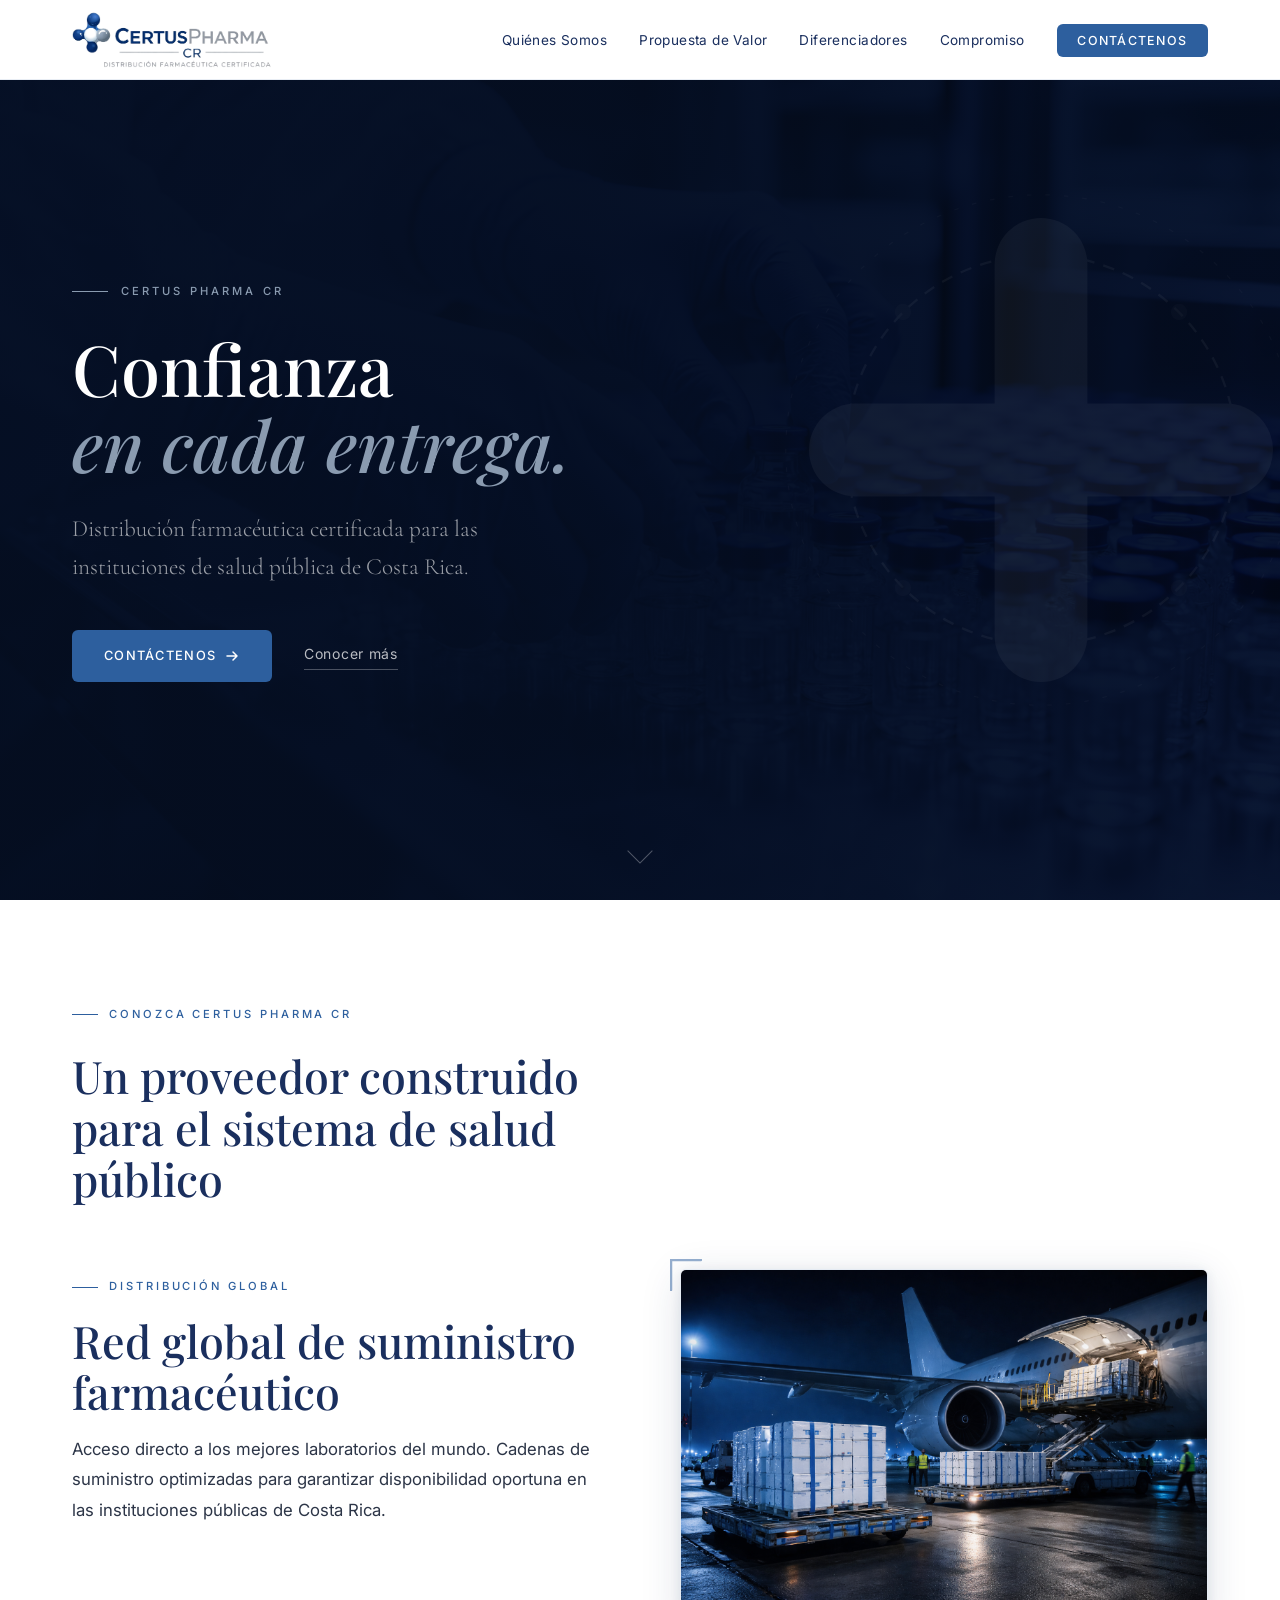
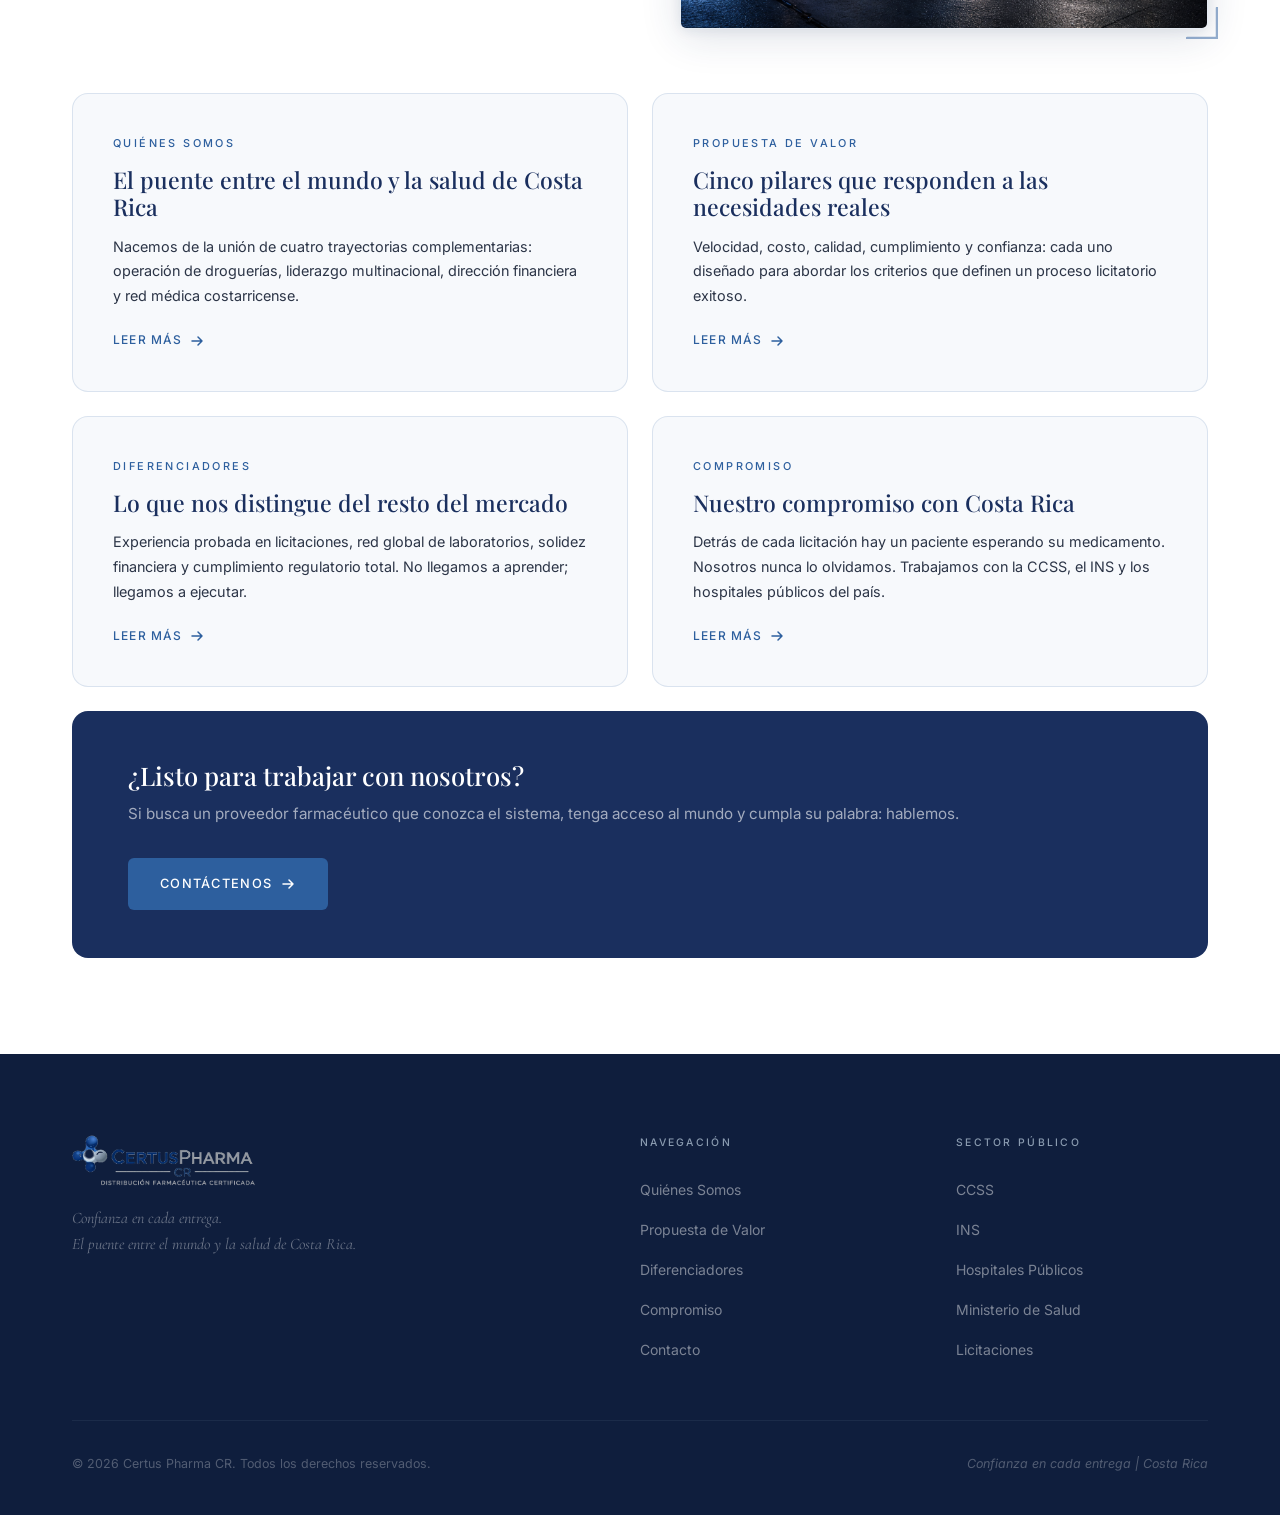
<file: index.html>
<!DOCTYPE html>
<html lang="es">
<head>
    <meta charset="UTF-8">
    <meta name="viewport" content="width=device-width, initial-scale=1.0">
    <title>Certus Pharma CR | Distribución Farmacéutica Certificada</title>
    <meta name="description" content="Certus Pharma CR — Distribución farmacéutica certificada para las instituciones de salud pública de Costa Rica. Confianza en cada entrega.">
    <link rel="preconnect" href="https://fonts.googleapis.com">
    <link rel="preconnect" href="https://fonts.gstatic.com" crossorigin>
    <link href="https://fonts.googleapis.com/css2?family=Playfair+Display:ital,wght@0,400;0,500;0,600;0,700;1,400;1,500&family=Cormorant+Garamond:ital,wght@0,300;0,400;0,500;0,600;1,300;1,400&family=Inter:wght@300;400;500;600&display=swap" rel="stylesheet">
    <link rel="stylesheet" href="css/style.css?v=54">
</head>
<body>

    <!-- NAVIGATION -->
    <header>
        <nav class="nav" id="mainNav" aria-label="Navegación principal">
            <div class="container">
                <div class="nav__inner">
                    <a href="index.html" class="nav__logo" aria-label="Certus Pharma CR — Inicio">
                        <img src="images/certus_logo.png" alt="Certus Pharma CR" class="nav__logo-img"
                             style="transition: transform 0.3s ease; cursor: pointer;"
                             onmouseenter="this.style.transform='scale(1.08)'"
                             onmouseleave="this.style.transform='scale(1)'"
                        >
                    </a>
                    <ul class="nav__menu" role="list">
                        <li><a href="quienes-somos.html"    class="nav__link">Quiénes Somos</a></li>
                        <li><a href="propuesta-valor.html"  class="nav__link">Propuesta de Valor</a></li>
                        <li><a href="diferenciadores.html"  class="nav__link">Diferenciadores</a></li>
                        <li><a href="compromiso.html"       class="nav__link">Compromiso</a></li>
                        <li><a href="contacto.html"         class="nav__cta-btn">Contáctenos</a></li>
                    </ul>
                    <button class="nav__hamburger" id="hamburger" aria-label="Abrir menú" aria-expanded="false">
                        <span></span><span></span><span></span>
                    </button>
                </div>
            </div>
        </nav>
        <div class="nav__mobile-overlay" id="mobileOverlay" role="dialog" aria-modal="true" aria-label="Menú móvil">
            <a href="quienes-somos.html"   class="nav__mobile-link">Quiénes Somos</a>
            <a href="propuesta-valor.html" class="nav__mobile-link">Propuesta de Valor</a>
            <a href="diferenciadores.html" class="nav__mobile-link">Diferenciadores</a>
            <a href="compromiso.html"      class="nav__mobile-link">Compromiso</a>
            <a href="contacto.html"        class="nav__mobile-cta">Contáctenos</a>
        </div>
    </header>

    <main>

        <!-- HERO -->
        <section class="hero" id="hero" aria-labelledby="hero-title">
            <svg class="hero__watermark" viewBox="0 0 500 500" fill="none" xmlns="http://www.w3.org/2000/svg" aria-hidden="true">
                <rect x="210" y="50"  width="80" height="400" rx="40" fill="white"/>
                <rect x="50"  y="210" width="400" height="80"  rx="40" fill="white"/>
                <circle cx="250" cy="90"  r="30" fill="white"/>
                <circle cx="250" cy="410" r="30" fill="white"/>
                <circle cx="90"  cy="250" r="30" fill="white"/>
                <circle cx="410" cy="250" r="30" fill="white"/>
                <circle cx="250" cy="250" r="46" fill="white"/>
                <circle cx="250" cy="250" r="168" stroke="white" stroke-width="2" stroke-dasharray="10 8"/>
                <circle cx="250" cy="250" r="220" stroke="white" stroke-width="1" stroke-dasharray="4 12" opacity="0.6"/>
                <circle cx="82"  cy="250" r="10" fill="white" opacity="0.5"/>
                <circle cx="418" cy="250" r="10" fill="white" opacity="0.5"/>
                <circle cx="250" cy="82"  r="10" fill="white" opacity="0.5"/>
                <circle cx="250" cy="418" r="10" fill="white" opacity="0.5"/>
                <circle cx="131" cy="131" r="7"  fill="white" opacity="0.4"/>
                <circle cx="369" cy="131" r="7"  fill="white" opacity="0.4"/>
                <circle cx="131" cy="369" r="7"  fill="white" opacity="0.4"/>
                <circle cx="369" cy="369" r="7"  fill="white" opacity="0.4"/>
            </svg>

            <div class="container">
                <div class="hero__content">
                    <p class="hero__eyebrow">Certus Pharma CR</p>
                    <h1 class="hero__title" id="hero-title">
                        Confianza<br><em>en cada entrega.</em>
                    </h1>
                    <p class="hero__subtitle">
                        Distribución farmacéutica certificada para las instituciones de salud pública de Costa Rica.
                    </p>
                    <div class="hero__actions">
                        <a href="contacto.html" class="btn btn--primary">
                            Contáctenos
                            <svg width="16" height="16" viewBox="0 0 16 16" fill="none" aria-hidden="true">
                                <path d="M3 8h10M9 4l4 4-4 4" stroke="currentColor" stroke-width="1.5" stroke-linecap="round" stroke-linejoin="round"/>
                            </svg>
                        </a>
                        <a href="#section-previews" class="btn btn--ghost">Conocer más</a>
                    </div>
                </div>
            </div>

            <div class="hero__scroll" aria-hidden="true">
                <div class="hero__scroll-arrow"></div>
            </div>
        </section>

        <!-- SECTION PREVIEWS -->
        <section class="previews section-pad" id="section-previews" aria-label="Secciones del sitio">
            <div class="container">
                <div class="previews__header">
                    <p class="label">Conozca Certus Pharma CR</p>
                    <h2>Un proveedor construido<br>para el sistema de salud público</h2>
                </div>

                <div class="about__grid" style="margin-bottom:4rem;align-items:flex-start;">
                    <div>
                        <p class="label">Distribución Global</p>
                        <h2 style="color:var(--color-primary);
                                   margin-bottom:1rem;">
                            Red global de suministro farmacéutico
                        </h2>
                        <p style="font-size:1.05rem;line-height:1.82;
                                  color:var(--color-body);">
                            Acceso directo a los mejores laboratorios
                            del mundo. Cadenas de suministro optimizadas
                            para garantizar disponibilidad oportuna en
                            las instituciones públicas de Costa Rica.
                        </p>
                    </div>
                    <div style="position:relative;display:block;overflow:visible;">
                        <svg style="position:absolute;top:-10px;left:-10px;opacity:0.5;pointer-events:none;z-index:2;" width="32" height="32" viewBox="0 0 32 32" fill="none">
                            <path d="M1 31 L1 1 L31 1" stroke="#2D5F9E" stroke-width="2.5" stroke-linecap="round"/>
                        </svg>
                        <img src="images/avion.png"
                             alt="Logística farmacéutica internacional"
                             style="width:100%;height:100%;min-height:360px;object-fit:cover;display:block;border-radius:6px;box-shadow:0 8px 40px rgba(26,47,94,0.14),0 2px 12px rgba(26,47,94,0.08);border:1px solid rgba(45,95,158,0.12);">
                        <svg style="position:absolute;bottom:-10px;right:-10px;opacity:0.5;pointer-events:none;z-index:2;" width="32" height="32" viewBox="0 0 32 32" fill="none">
                            <path d="M31 1 L31 31 L1 31" stroke="#2D5F9E" stroke-width="2.5" stroke-linecap="round"/>
                        </svg>
                    </div>
                </div>

                <div class="previews__grid">

                    <a href="quienes-somos.html" class="pcard">
                        <span class="pcard__label">Quiénes Somos</span>
                        <p class="pcard__title">El puente entre el mundo y la salud de Costa Rica</p>
                        <p class="pcard__excerpt">Nacemos de la unión de cuatro trayectorias complementarias: operación de droguerías, liderazgo multinacional, dirección financiera y red médica costarricense.</p>
                        <span class="pcard__link">
                            Leer más
                            <svg width="14" height="14" viewBox="0 0 14 14" fill="none" aria-hidden="true">
                                <path d="M2 7h10M8 3l4 4-4 4" stroke="currentColor" stroke-width="1.5" stroke-linecap="round" stroke-linejoin="round"/>
                            </svg>
                        </span>
                    </a>

                    <a href="propuesta-valor.html" class="pcard">
                        <span class="pcard__label">Propuesta de Valor</span>
                        <p class="pcard__title">Cinco pilares que responden a las necesidades reales</p>
                        <p class="pcard__excerpt">Velocidad, costo, calidad, cumplimiento y confianza: cada uno diseñado para abordar los criterios que definen un proceso licitatorio exitoso.</p>
                        <span class="pcard__link">
                            Leer más
                            <svg width="14" height="14" viewBox="0 0 14 14" fill="none" aria-hidden="true">
                                <path d="M2 7h10M8 3l4 4-4 4" stroke="currentColor" stroke-width="1.5" stroke-linecap="round" stroke-linejoin="round"/>
                            </svg>
                        </span>
                    </a>

                    <a href="diferenciadores.html" class="pcard">
                        <span class="pcard__label">Diferenciadores</span>
                        <p class="pcard__title">Lo que nos distingue del resto del mercado</p>
                        <p class="pcard__excerpt">Experiencia probada en licitaciones, red global de laboratorios, solidez financiera y cumplimiento regulatorio total. No llegamos a aprender; llegamos a ejecutar.</p>
                        <span class="pcard__link">
                            Leer más
                            <svg width="14" height="14" viewBox="0 0 14 14" fill="none" aria-hidden="true">
                                <path d="M2 7h10M8 3l4 4-4 4" stroke="currentColor" stroke-width="1.5" stroke-linecap="round" stroke-linejoin="round"/>
                            </svg>
                        </span>
                    </a>

                    <a href="compromiso.html" class="pcard">
                        <span class="pcard__label">Compromiso</span>
                        <p class="pcard__title">Nuestro compromiso con Costa Rica</p>
                        <p class="pcard__excerpt">Detrás de cada licitación hay un paciente esperando su medicamento. Nosotros nunca lo olvidamos. Trabajamos con la CCSS, el INS y los hospitales públicos del país.</p>
                        <span class="pcard__link">
                            Leer más
                            <svg width="14" height="14" viewBox="0 0 14 14" fill="none" aria-hidden="true">
                                <path d="M2 7h10M8 3l4 4-4 4" stroke="currentColor" stroke-width="1.5" stroke-linecap="round" stroke-linejoin="round"/>
                            </svg>
                        </span>
                    </a>

                </div>

                <div class="home-cta">
                    <div class="home-cta__text">
                        <h3>¿Listo para trabajar con nosotros?</h3>
                        <p>Si busca un proveedor farmacéutico que conozca el sistema, tenga acceso al mundo y cumpla su palabra: hablemos.</p>
                    </div>
                    <a href="contacto.html" class="btn btn--primary">
                        Contáctenos
                        <svg width="16" height="16" viewBox="0 0 16 16" fill="none" aria-hidden="true">
                            <path d="M3 8h10M9 4l4 4-4 4" stroke="currentColor" stroke-width="1.5" stroke-linecap="round" stroke-linejoin="round"/>
                        </svg>
                    </a>
                </div>

            </div>
        </section>

    </main>

    <!-- FOOTER -->
    <footer class="footer" aria-label="Pie de página">
        <div class="container">
            <div class="footer__main">
                <div>
                    <img src="images/certus_logo.png" alt="Certus Pharma CR" class="footer__logo-img">
                    <p class="footer__tagline">
                        Confianza en cada entrega.<br>
                        El puente entre el mundo y la salud de Costa Rica.
                    </p>
                </div>
                <nav aria-label="Navegación del pie">
                    <p class="footer__col-title">Navegación</p>
                    <ul class="footer__links" role="list">
                        <li><a href="quienes-somos.html"   class="footer__link">Quiénes Somos</a></li>
                        <li><a href="propuesta-valor.html" class="footer__link">Propuesta de Valor</a></li>
                        <li><a href="diferenciadores.html" class="footer__link">Diferenciadores</a></li>
                        <li><a href="compromiso.html"      class="footer__link">Compromiso</a></li>
                        <li><a href="contacto.html"        class="footer__link">Contacto</a></li>
                    </ul>
                </nav>
                <div>
                    <p class="footer__col-title">Sector Público</p>
                    <ul class="footer__links" role="list">
                        <li><span class="footer__link footer__link--static">CCSS</span></li>
                        <li><span class="footer__link footer__link--static">INS</span></li>
                        <li><span class="footer__link footer__link--static">Hospitales Públicos</span></li>
                        <li><span class="footer__link footer__link--static">Ministerio de Salud</span></li>
                        <li><span class="footer__link footer__link--static">Licitaciones</span></li>
                    </ul>
                </div>
            </div>
            <div class="footer__bottom">
                <p class="footer__copy">&copy; 2026 Certus Pharma CR. Todos los derechos reservados.</p>
                <p class="footer__bottom-tag">Confianza en cada entrega | Costa Rica</p>
            </div>
        </div>
    </footer>

    <script src="js/main.js?v=54"></script>
</body>
</html>
</file>
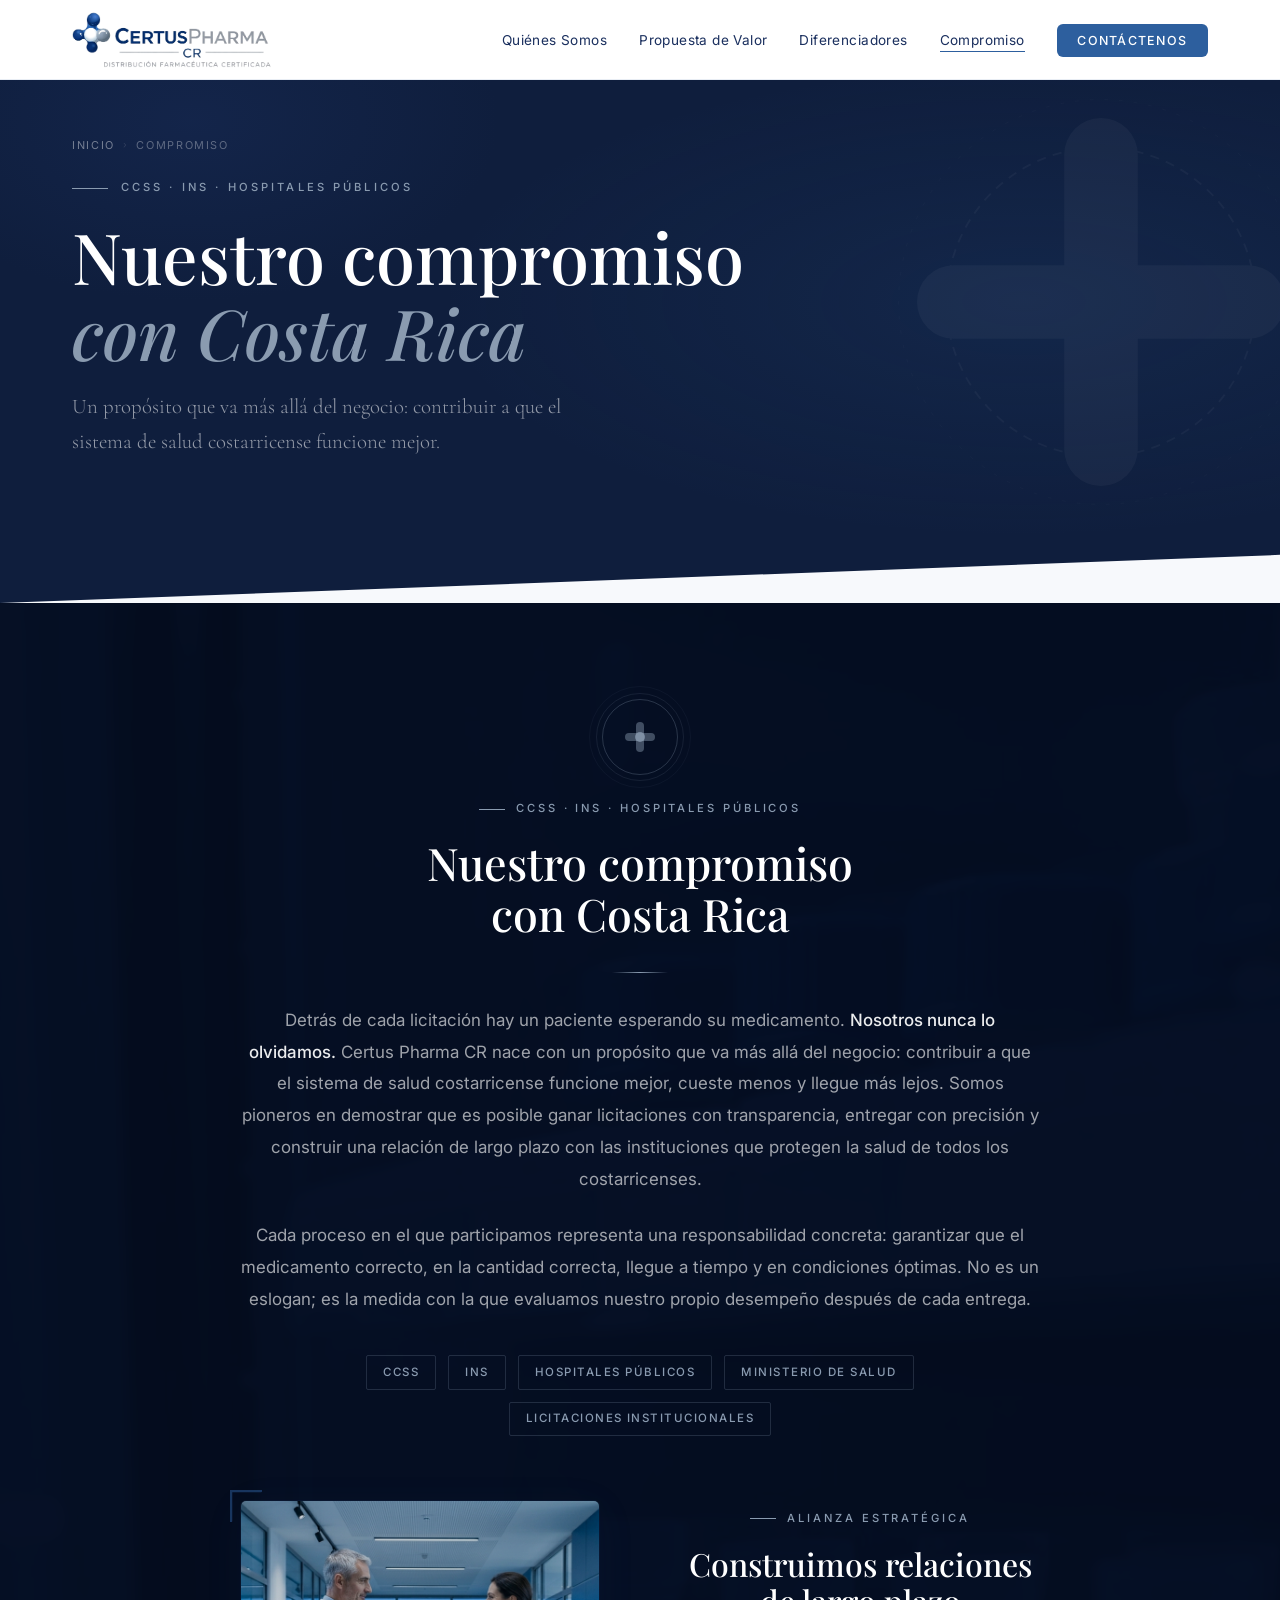
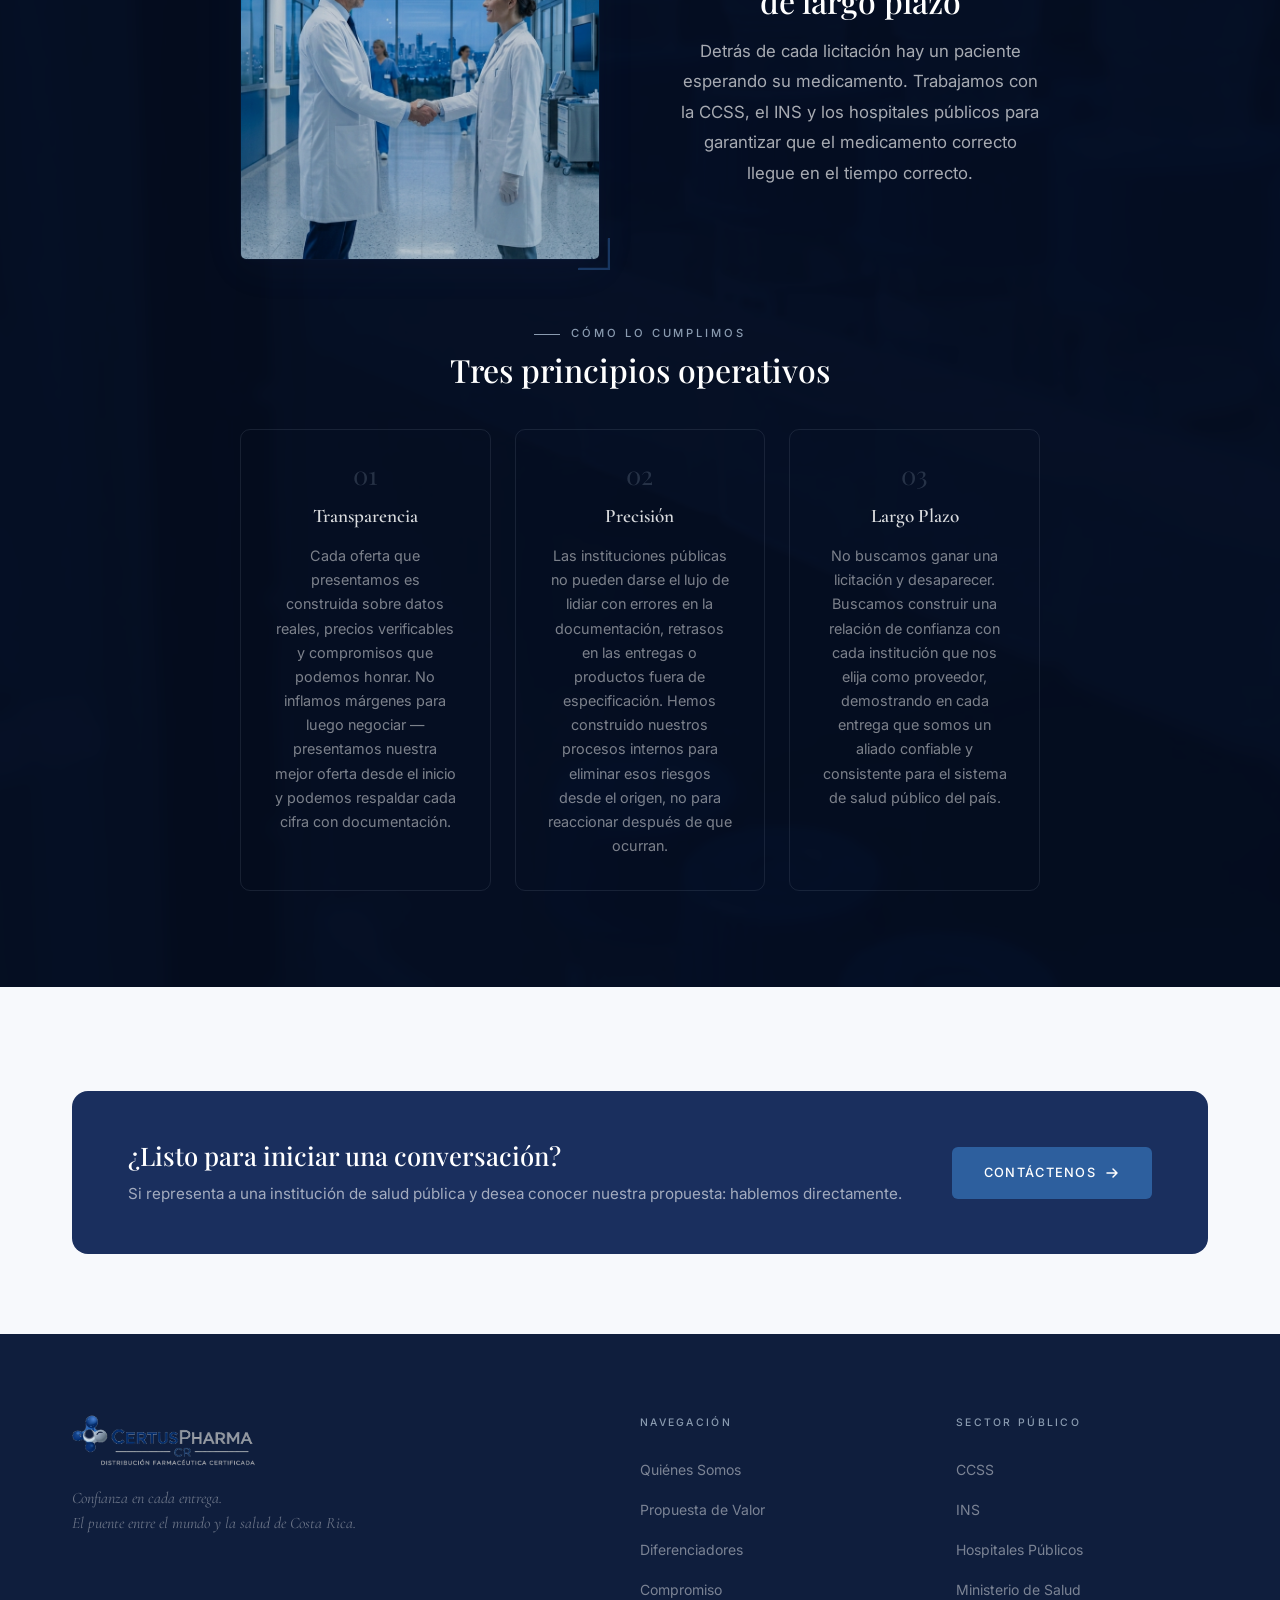
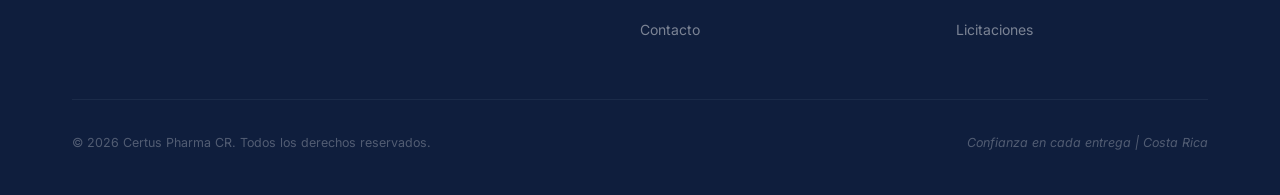
<file: compromiso.html>
<!DOCTYPE html>
<html lang="es">
<head>
    <meta charset="UTF-8">
    <meta name="viewport" content="width=device-width, initial-scale=1.0">
    <title>Compromiso con Costa Rica | Certus Pharma CR</title>
    <meta name="description" content="El compromiso de Certus Pharma CR con el sistema de salud público costarricense: CCSS, INS y hospitales públicos. Transparencia, precisión y relaciones de largo plazo.">
    <link rel="preconnect" href="https://fonts.googleapis.com">
    <link rel="preconnect" href="https://fonts.gstatic.com" crossorigin>
    <link href="https://fonts.googleapis.com/css2?family=Playfair+Display:ital,wght@0,400;0,500;0,600;0,700;1,400;1,500&family=Cormorant+Garamond:ital,wght@0,300;0,400;0,500;0,600;1,300;1,400&family=Inter:wght@300;400;500;600&display=swap" rel="stylesheet">
    <link rel="stylesheet" href="css/style.css?v=54">
</head>
<body>

    <!-- NAVIGATION -->
    <header>
        <nav class="nav" id="mainNav" aria-label="Navegación principal">
            <div class="container">
                <div class="nav__inner">
                    <a href="index.html" class="nav__logo" aria-label="Certus Pharma CR — Inicio">
                        <img src="images/certus_logo.png" alt="Certus Pharma CR" class="nav__logo-img"
                             style="transition: transform 0.3s ease; cursor: pointer;"
                             onmouseenter="this.style.transform='scale(1.08)'"
                             onmouseleave="this.style.transform='scale(1)'"
                        >
                    </a>
                    <ul class="nav__menu" role="list">
                        <li><a href="quienes-somos.html"   class="nav__link">Quiénes Somos</a></li>
                        <li><a href="propuesta-valor.html" class="nav__link">Propuesta de Valor</a></li>
                        <li><a href="diferenciadores.html" class="nav__link">Diferenciadores</a></li>
                        <li><a href="compromiso.html"      class="nav__link nav__link--active" aria-current="page">Compromiso</a></li>
                        <li><a href="contacto.html"        class="nav__cta-btn">Contáctenos</a></li>
                    </ul>
                    <button class="nav__hamburger" id="hamburger" aria-label="Abrir menú" aria-expanded="false">
                        <span></span><span></span><span></span>
                    </button>
                </div>
            </div>
        </nav>
        <div class="nav__mobile-overlay" id="mobileOverlay" role="dialog" aria-modal="true" aria-label="Menú móvil">
            <a href="quienes-somos.html"   class="nav__mobile-link">Quiénes Somos</a>
            <a href="propuesta-valor.html" class="nav__mobile-link">Propuesta de Valor</a>
            <a href="diferenciadores.html" class="nav__mobile-link">Diferenciadores</a>
            <a href="compromiso.html"      class="nav__mobile-link">Compromiso</a>
            <a href="contacto.html"        class="nav__mobile-cta">Contáctenos</a>
        </div>
    </header>

    <main>

        <!-- PAGE HERO -->
        <section class="page-hero" aria-labelledby="page-title">
            <svg class="page-hero__watermark" viewBox="0 0 500 500" fill="none" xmlns="http://www.w3.org/2000/svg" aria-hidden="true">
                <rect x="210" y="50"  width="80" height="400" rx="40" fill="white"/>
                <rect x="50"  y="210" width="400" height="80"  rx="40" fill="white"/>
                <circle cx="250" cy="90"  r="30" fill="white"/>
                <circle cx="250" cy="410" r="30" fill="white"/>
                <circle cx="90"  cy="250" r="30" fill="white"/>
                <circle cx="410" cy="250" r="30" fill="white"/>
                <circle cx="250" cy="250" r="46" fill="white"/>
                <circle cx="250" cy="250" r="168" stroke="white" stroke-width="2" stroke-dasharray="10 8"/>
                <circle cx="250" cy="250" r="220" stroke="white" stroke-width="1" stroke-dasharray="4 12" opacity="0.6"/>
            </svg>
            <div class="container">
                <div class="page-hero__content">
                    <nav class="page-hero__breadcrumb" aria-label="Ruta de navegación">
                        <a href="index.html">Inicio</a>
                        <span class="page-hero__breadcrumb-sep" aria-hidden="true">›</span>
                        <span>Compromiso</span>
                    </nav>
                    <p class="page-hero__eyebrow">CCSS · INS · Hospitales Públicos</p>
                    <h1 class="page-hero__title" id="page-title">
                        Nuestro compromiso<br><em>con Costa Rica</em>
                    </h1>
                    <p class="page-hero__subtitle">
                        Un propósito que va más allá del negocio: contribuir a que el sistema de salud costarricense funcione mejor.
                    </p>
                </div>
            </div>
        </section>

        <!-- MAIN COMMITMENT SECTION -->
        <section class="commitment commitment--photo section-pad" aria-labelledby="commitment-heading"
                 style="background-image: url('images/NORDIC-Blog_Handling-Pharmaceuticals-in-the-Cold-Chain_feat-1024x538.jpg');">
            <div class="commitment__glow" aria-hidden="true"></div>
            <div class="container">
                <div class="commitment__inner">

                    <div class="commitment__seal" aria-hidden="true">
                        <svg width="34" height="34" viewBox="0 0 34 34" fill="none">
                            <rect x="13" y="2"  width="8"  height="30" rx="4" fill="rgba(138,155,176,0.45)"/>
                            <rect x="2"  y="13" width="30" height="8"  rx="4" fill="rgba(138,155,176,0.45)"/>
                            <circle cx="17" cy="17" r="5" fill="rgba(138,155,176,0.75)"/>
                        </svg>
                    </div>

                    <p class="label label--light label--center">CCSS · INS · Hospitales Públicos</p>
                    <h2 id="commitment-heading" class="commitment__title">
                        Nuestro compromiso<br>con Costa Rica
                    </h2>

                    <div class="commitment__rule" aria-hidden="true"></div>

                    <p class="commitment__body">
                        Detrás de cada licitación hay un paciente esperando su medicamento. <strong>Nosotros nunca lo olvidamos.</strong> Certus Pharma CR nace con un propósito que va más allá del negocio: contribuir a que el sistema de salud costarricense funcione mejor, cueste menos y llegue más lejos. Somos pioneros en demostrar que es posible ganar licitaciones con transparencia, entregar con precisión y construir una relación de largo plazo con las instituciones que protegen la salud de todos los costarricenses.
                    </p>

                    <p class="commitment__body" style="margin-top:-1rem;">
                        Cada proceso en el que participamos representa una responsabilidad concreta: garantizar que el medicamento correcto, en la cantidad correcta, llegue a tiempo y en condiciones óptimas. No es un eslogan; es la medida con la que evaluamos nuestro propio desempeño después de cada entrega.
                    </p>

                    <div class="commitment__tags">
                        <span class="commitment__tag">CCSS</span>
                        <span class="commitment__tag">INS</span>
                        <span class="commitment__tag">Hospitales Públicos</span>
                        <span class="commitment__tag">Ministerio de Salud</span>
                        <span class="commitment__tag">Licitaciones Institucionales</span>
                    </div>

                    <div class="about__grid" style="margin-top:4rem;align-items:flex-start;">
                        <div style="position:relative;display:block;overflow:visible;">
                            <svg style="position:absolute;top:-10px;left:-10px;opacity:0.5;pointer-events:none;z-index:2;" width="32" height="32" viewBox="0 0 32 32" fill="none">
                                <path d="M1 31 L1 1 L31 1" stroke="#2D5F9E" stroke-width="2.5" stroke-linecap="round"/>
                            </svg>
                            <img src="images/handshake_doctors.png"
                                 alt="Alianza con instituciones de salud pública"
                                 style="width:100%;height:100%;min-height:360px;object-fit:cover;display:block;border-radius:6px;box-shadow:0 8px 40px rgba(26,47,94,0.14),0 2px 12px rgba(26,47,94,0.08);border:1px solid rgba(45,95,158,0.12);opacity:0.85;">
                            <svg style="position:absolute;bottom:-10px;right:-10px;opacity:0.5;pointer-events:none;z-index:2;" width="32" height="32" viewBox="0 0 32 32" fill="none">
                                <path d="M31 1 L31 31 L1 31" stroke="#2D5F9E" stroke-width="2.5" stroke-linecap="round"/>
                            </svg>
                        </div>
                        <div>
                            <p class="label label--light">Alianza Estratégica</p>
                            <h2 style="color:var(--color-white);
                                       margin-bottom:1rem;
                                       font-size:clamp(1.6rem,2.5vw,2.2rem);">
                                Construimos relaciones de largo plazo
                            </h2>
                            <p style="font-size:1.05rem;line-height:1.82;
                                      color:rgba(255,255,255,0.65);">
                                Detrás de cada licitación hay un paciente
                                esperando su medicamento. Trabajamos con la
                                CCSS, el INS y los hospitales públicos para
                                garantizar que el medicamento correcto llegue
                                en el tiempo correcto.
                            </p>
                        </div>
                    </div>

                    <!-- Commitment pillars -->
                    <div class="commitment-pillars">
                        <p class="label label--light label--center" style="margin-bottom:0.5rem;">Cómo lo cumplimos</p>
                        <h2 class="commitment__title" style="font-size:clamp(1.6rem,2.5vw,2.2rem);">Tres principios operativos</h2>
                        <div class="commitment-pillars__grid">
                            <div class="cpillar">
                                <p class="cpillar__num" aria-hidden="true">01</p>
                                <p class="cpillar__title">Transparencia</p>
                                <p class="cpillar__desc">Cada oferta que presentamos es construida sobre datos reales, precios verificables y compromisos que podemos honrar. No inflamos márgenes para luego negociar — presentamos nuestra mejor oferta desde el inicio y podemos respaldar cada cifra con documentación.</p>
                            </div>
                            <div class="cpillar">
                                <p class="cpillar__num" aria-hidden="true">02</p>
                                <p class="cpillar__title">Precisión</p>
                                <p class="cpillar__desc">Las instituciones públicas no pueden darse el lujo de lidiar con errores en la documentación, retrasos en las entregas o productos fuera de especificación. Hemos construido nuestros procesos internos para eliminar esos riesgos desde el origen, no para reaccionar después de que ocurran.</p>
                            </div>
                            <div class="cpillar">
                                <p class="cpillar__num" aria-hidden="true">03</p>
                                <p class="cpillar__title">Largo Plazo</p>
                                <p class="cpillar__desc">No buscamos ganar una licitación y desaparecer. Buscamos construir una relación de confianza con cada institución que nos elija como proveedor, demostrando en cada entrega que somos un aliado confiable y consistente para el sistema de salud público del país.</p>
                            </div>
                        </div>
                    </div>

                </div>
            </div>
        </section>

        <!-- CTA -->
        <section style="background-color:var(--color-bg-light);padding:5rem 0;">
            <div class="container">
                <div class="home-cta">
                    <div class="home-cta__text">
                        <h3>¿Listo para iniciar una conversación?</h3>
                        <p>Si representa a una institución de salud pública y desea conocer nuestra propuesta: hablemos directamente.</p>
                    </div>
                    <a href="contacto.html" class="btn btn--primary">
                        Contáctenos
                        <svg width="16" height="16" viewBox="0 0 16 16" fill="none" aria-hidden="true">
                            <path d="M3 8h10M9 4l4 4-4 4" stroke="currentColor" stroke-width="1.5" stroke-linecap="round" stroke-linejoin="round"/>
                        </svg>
                    </a>
                </div>
            </div>
        </section>

    </main>

    <!-- FOOTER -->
    <footer class="footer" aria-label="Pie de página">
        <div class="container">
            <div class="footer__main">
                <div>
                    <img src="images/certus_logo.png" alt="Certus Pharma CR" class="footer__logo-img">
                    <p class="footer__tagline">
                        Confianza en cada entrega.<br>
                        El puente entre el mundo y la salud de Costa Rica.
                    </p>
                </div>
                <nav aria-label="Navegación del pie">
                    <p class="footer__col-title">Navegación</p>
                    <ul class="footer__links" role="list">
                        <li><a href="quienes-somos.html"   class="footer__link">Quiénes Somos</a></li>
                        <li><a href="propuesta-valor.html" class="footer__link">Propuesta de Valor</a></li>
                        <li><a href="diferenciadores.html" class="footer__link">Diferenciadores</a></li>
                        <li><a href="compromiso.html"      class="footer__link">Compromiso</a></li>
                        <li><a href="contacto.html"        class="footer__link">Contacto</a></li>
                    </ul>
                </nav>
                <div>
                    <p class="footer__col-title">Sector Público</p>
                    <ul class="footer__links" role="list">
                        <li><span class="footer__link footer__link--static">CCSS</span></li>
                        <li><span class="footer__link footer__link--static">INS</span></li>
                        <li><span class="footer__link footer__link--static">Hospitales Públicos</span></li>
                        <li><span class="footer__link footer__link--static">Ministerio de Salud</span></li>
                        <li><span class="footer__link footer__link--static">Licitaciones</span></li>
                    </ul>
                </div>
            </div>
            <div class="footer__bottom">
                <p class="footer__copy">&copy; 2026 Certus Pharma CR. Todos los derechos reservados.</p>
                <p class="footer__bottom-tag">Confianza en cada entrega | Costa Rica</p>
            </div>
        </div>
    </footer>

    <script src="js/main.js?v=54"></script>
</body>
</html>
</file>
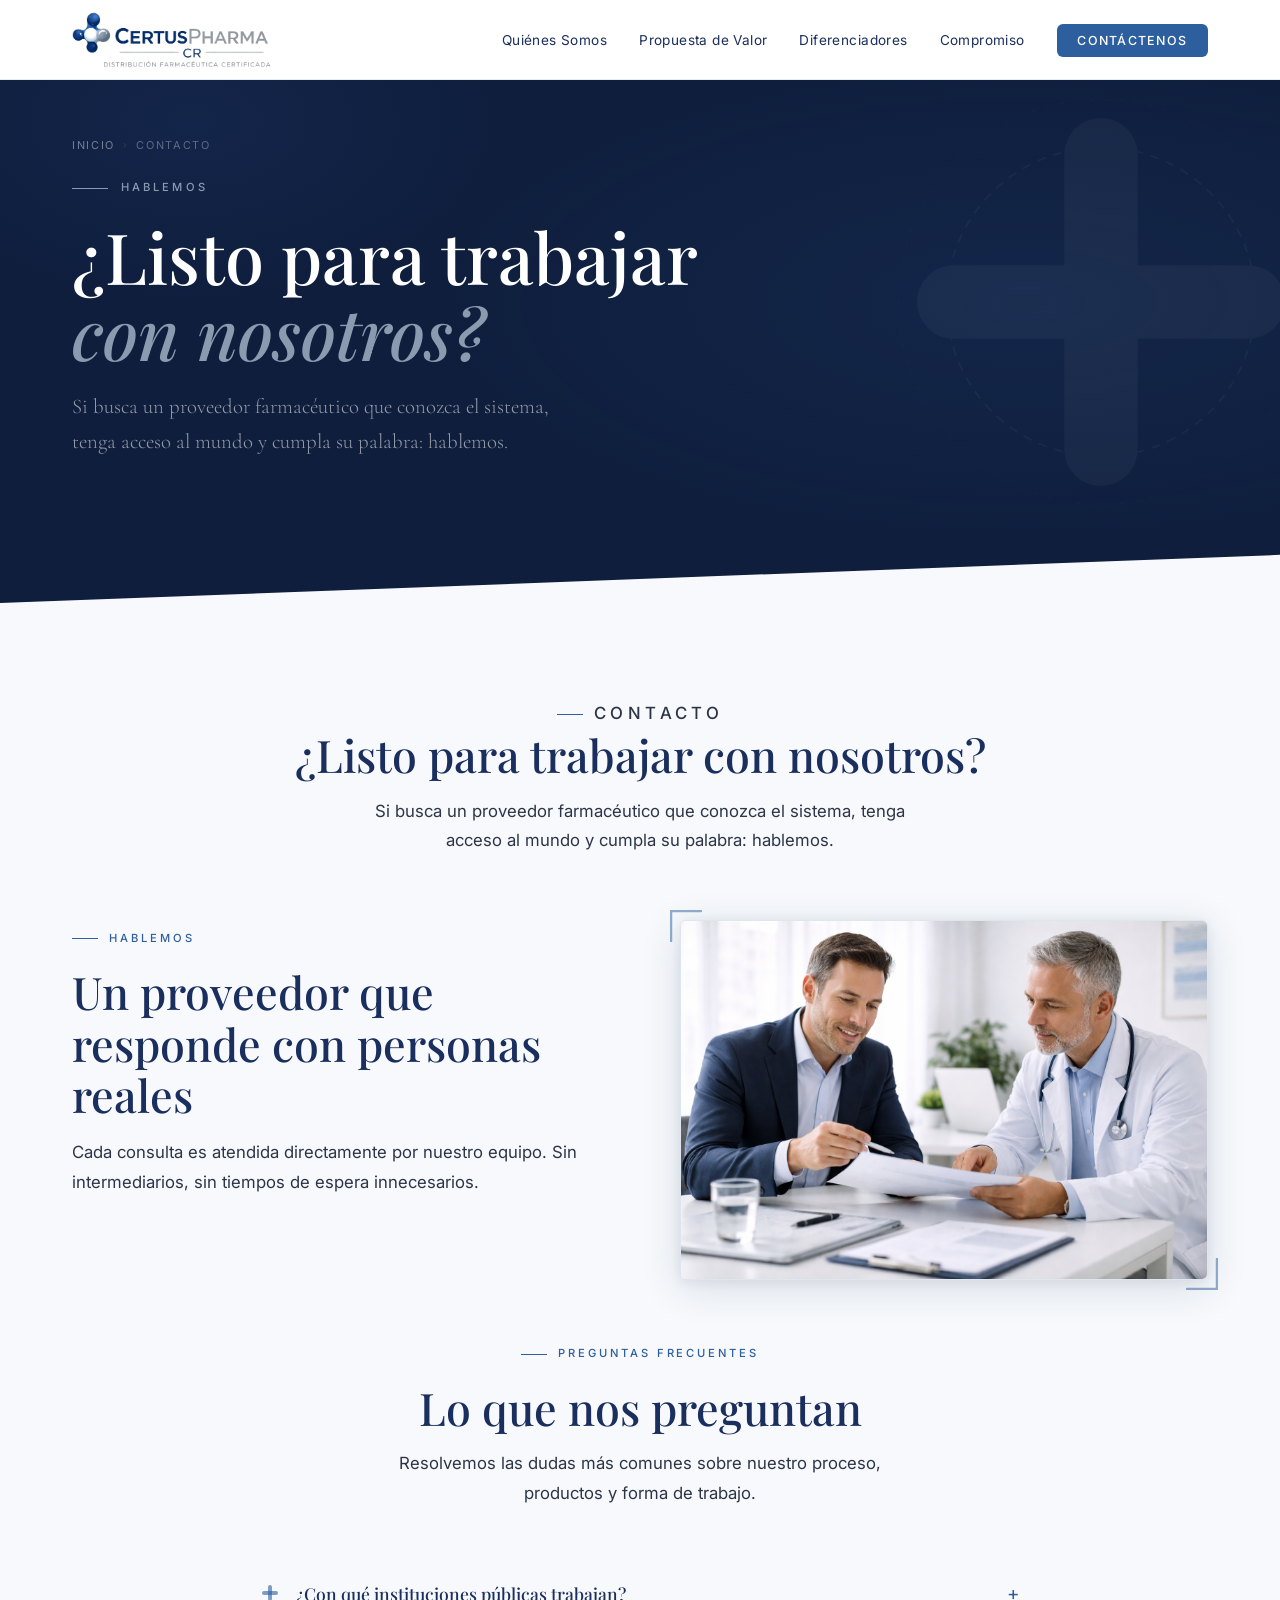
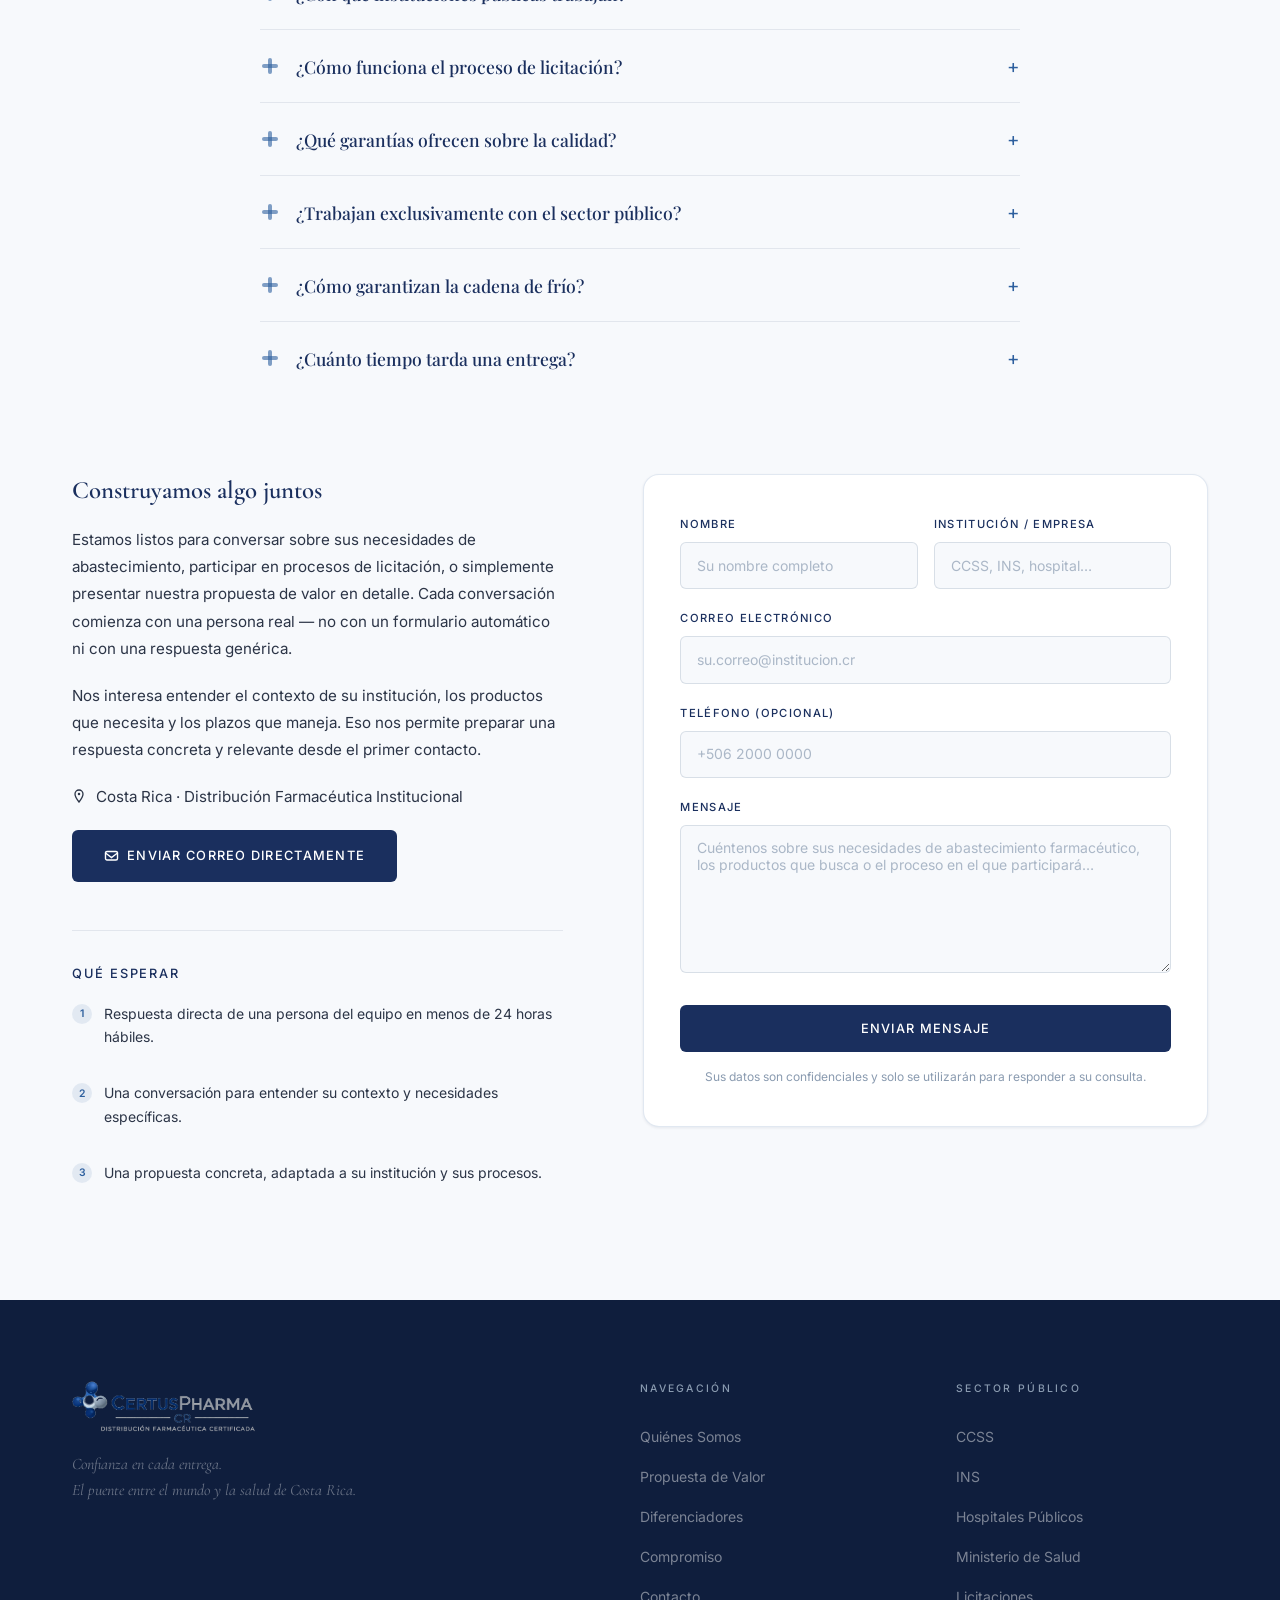
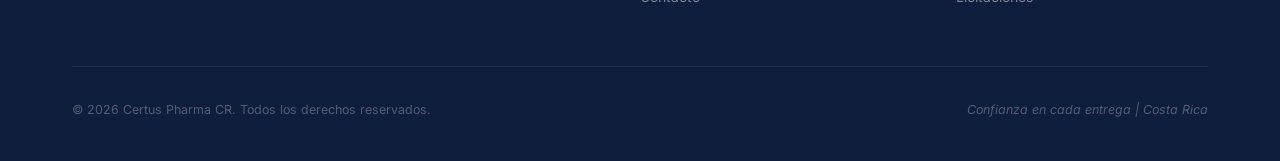
<file: contacto.html>
<!DOCTYPE html>
<html lang="es">
<head>
    <meta charset="UTF-8">
    <meta name="viewport" content="width=device-width, initial-scale=1.0">
    <title>Contacto | Certus Pharma CR</title>
    <meta name="description" content="Contacte a Certus Pharma CR: distribución farmacéutica certificada para las instituciones de salud pública de Costa Rica.">
    <link rel="preconnect" href="https://fonts.googleapis.com">
    <link rel="preconnect" href="https://fonts.gstatic.com" crossorigin>
    <link href="https://fonts.googleapis.com/css2?family=Playfair+Display:ital,wght@0,400;0,500;0,600;0,700;1,400;1,500&family=Cormorant+Garamond:ital,wght@0,300;0,400;0,500;0,600;1,300;1,400&family=Inter:wght@300;400;500;600&display=swap" rel="stylesheet">
    <link rel="stylesheet" href="css/style.css?v=54">
</head>
<body>

    <!-- NAVIGATION -->
    <header>
        <nav class="nav" id="mainNav" aria-label="Navegación principal">
            <div class="container">
                <div class="nav__inner">
                    <a href="index.html" class="nav__logo" aria-label="Certus Pharma CR — Inicio">
                        <img src="images/certus_logo.png" alt="Certus Pharma CR" class="nav__logo-img"
                             style="transition: transform 0.3s ease; cursor: pointer;"
                             onmouseenter="this.style.transform='scale(1.08)'"
                             onmouseleave="this.style.transform='scale(1)'"
                        >
                    </a>
                    <ul class="nav__menu" role="list">
                        <li><a href="quienes-somos.html"   class="nav__link">Quiénes Somos</a></li>
                        <li><a href="propuesta-valor.html" class="nav__link">Propuesta de Valor</a></li>
                        <li><a href="diferenciadores.html" class="nav__link">Diferenciadores</a></li>
                        <li><a href="compromiso.html"      class="nav__link">Compromiso</a></li>
                        <li><a href="contacto.html"        class="nav__cta-btn" aria-current="page">Contáctenos</a></li>
                    </ul>
                    <button class="nav__hamburger" id="hamburger" aria-label="Abrir menú" aria-expanded="false">
                        <span></span><span></span><span></span>
                    </button>
                </div>
            </div>
        </nav>
        <div class="nav__mobile-overlay" id="mobileOverlay" role="dialog" aria-modal="true" aria-label="Menú móvil">
            <a href="quienes-somos.html"   class="nav__mobile-link">Quiénes Somos</a>
            <a href="propuesta-valor.html" class="nav__mobile-link">Propuesta de Valor</a>
            <a href="diferenciadores.html" class="nav__mobile-link">Diferenciadores</a>
            <a href="compromiso.html"      class="nav__mobile-link">Compromiso</a>
            <a href="contacto.html"        class="nav__mobile-cta">Contáctenos</a>
        </div>
    </header>

    <main>

        <!-- PAGE HERO -->
        <section class="page-hero" aria-labelledby="page-title">
            <svg class="page-hero__watermark" viewBox="0 0 500 500" fill="none" xmlns="http://www.w3.org/2000/svg" aria-hidden="true">
                <rect x="210" y="50"  width="80" height="400" rx="40" fill="white"/>
                <rect x="50"  y="210" width="400" height="80"  rx="40" fill="white"/>
                <circle cx="250" cy="90"  r="30" fill="white"/>
                <circle cx="250" cy="410" r="30" fill="white"/>
                <circle cx="90"  cy="250" r="30" fill="white"/>
                <circle cx="410" cy="250" r="30" fill="white"/>
                <circle cx="250" cy="250" r="46" fill="white"/>
                <circle cx="250" cy="250" r="168" stroke="white" stroke-width="2" stroke-dasharray="10 8"/>
                <circle cx="250" cy="250" r="220" stroke="white" stroke-width="1" stroke-dasharray="4 12" opacity="0.6"/>
            </svg>
            <div class="container">
                <div class="page-hero__content">
                    <nav class="page-hero__breadcrumb" aria-label="Ruta de navegación">
                        <a href="index.html">Inicio</a>
                        <span class="page-hero__breadcrumb-sep" aria-hidden="true">›</span>
                        <span>Contacto</span>
                    </nav>
                    <p class="page-hero__eyebrow">Hablemos</p>
                    <h1 class="page-hero__title" id="page-title">
                        ¿Listo para trabajar<br><em>con nosotros?</em>
                    </h1>
                    <p class="page-hero__subtitle">
                        Si busca un proveedor farmacéutico que conozca el sistema, tenga acceso al mundo y cumpla su palabra: hablemos.
                    </p>
                </div>
            </div>
        </section>

        <!-- CONTACT SECTION -->
        <section class="contact section-pad" id="contact" aria-labelledby="contact-heading">
            <div class="container">
                <div class="contact__header">
                    <p class="label label--center">Contacto</p>
                    <h2 id="contact-heading">¿Listo para trabajar con nosotros?</h2>
                    <p>Si busca un proveedor farmacéutico que conozca el sistema, tenga acceso al mundo y cumpla su palabra: hablemos.</p>
                </div>
                <div class="about__grid" style="margin-bottom:4rem;align-items:flex-start;">
                    <div>
                        <p class="label">Hablemos</p>
                        <h2 style="color:var(--color-primary);
                                   margin-bottom:1rem;">
                            Un proveedor que responde con personas reales
                        </h2>
                        <p style="font-size:1.05rem;line-height:1.82;
                                  color:var(--color-body);">
                            Cada consulta es atendida directamente por
                            nuestro equipo. Sin intermediarios, sin
                            tiempos de espera innecesarios.
                        </p>
                    </div>
                    <div style="position:relative;display:block;overflow:visible;">
                        <svg style="position:absolute;top:-10px;left:-10px;opacity:0.5;pointer-events:none;z-index:2;" width="32" height="32" viewBox="0 0 32 32" fill="none">
                            <path d="M1 31 L1 1 L31 1" stroke="#2D5F9E" stroke-width="2.5" stroke-linecap="round"/>
                        </svg>
                        <img src="images/contacto.png"
                             alt="Reunión con cliente institucional"
                             style="width:100%;height:100%;min-height:360px;object-fit:cover;display:block;border-radius:6px;box-shadow:0 8px 40px rgba(26,47,94,0.14),0 2px 12px rgba(26,47,94,0.08);border:1px solid rgba(45,95,158,0.12);">
                        <svg style="position:absolute;bottom:-10px;right:-10px;opacity:0.5;pointer-events:none;z-index:2;" width="32" height="32" viewBox="0 0 32 32" fill="none">
                            <path d="M31 1 L31 31 L1 31" stroke="#2D5F9E" stroke-width="2.5" stroke-linecap="round"/>
                        </svg>
                    </div>
                </div>

                <div style="margin-bottom:5rem;">
                    <div style="text-align:center;margin-bottom:3rem;">
                        <p class="label label--center">Preguntas Frecuentes</p>
                        <h2 style="color:var(--color-primary);">
                            Lo que nos preguntan
                        </h2>
                        <p style="color:var(--color-body);font-size:1.05rem;
                                  max-width:560px;margin:1rem auto 0;">
                            Resolvemos las dudas más comunes sobre nuestro
                            proceso, productos y forma de trabajo.
                        </p>
                    </div>

                    <div style="max-width:760px;margin:0 auto;">

                        <!-- FAQ Item 1 -->
                        <div class="faq-item"
                             style="border-bottom:1px solid rgba(138,155,176,0.2);
                                    padding:1.5rem 0;">
                            <button onclick="toggleFaq(this)"
                                    style="width:100%;display:flex;
                                           align-items:center;gap:1rem;
                                           background:none;border:none;
                                           cursor:pointer;text-align:left;
                                           padding:0;">
                                <svg width="20" height="20" viewBox="0 0 20 20"
                                     fill="none" style="flex-shrink:0;
                                     transition:transform 0.3s ease;">
                                    <rect x="8" y="2" width="4" height="16"
                                          rx="2" fill="#2D5F9E" opacity="0.6"/>
                                    <rect x="2" y="8" width="16" height="4"
                                          rx="2" fill="#2D5F9E" opacity="0.6"/>
                                </svg>
                                <span style="font-family:'Playfair Display',
                                             Georgia,serif;font-size:1.1rem;
                                             font-weight:500;color:var(--color-primary);
                                             flex:1;">
                                    ¿Con qué instituciones públicas trabajan?
                                </span>
                                <span class="faq-arrow"
                                      style="font-size:1.2rem;color:#2D5F9E;
                                             transition:transform 0.3s ease;
                                             flex-shrink:0;">+</span>
                            </button>
                            <div class="faq-answer"
                                 style="max-height:0;overflow:hidden;
                                        transition:max-height 0.4s ease,
                                        padding 0.3s ease;">
                                <p style="padding:1rem 0 0.5rem 2.5rem;
                                          color:var(--color-body);
                                          font-size:0.95rem;line-height:1.78;">
                                    Trabajamos con la CCSS, el INS, hospitales
                                    públicos y otras instituciones del Ministerio
                                    de Salud de Costa Rica. Nuestra especialización
                                    exclusiva en el sector institucional nos permite
                                    conocer a fondo los procesos y requisitos de
                                    cada entidad.
                                </p>
                            </div>
                        </div>

                        <!-- FAQ Item 2 -->
                        <div class="faq-item"
                             style="border-bottom:1px solid rgba(138,155,176,0.2);
                                    padding:1.5rem 0;">
                            <button onclick="toggleFaq(this)"
                                    style="width:100%;display:flex;
                                           align-items:center;gap:1rem;
                                           background:none;border:none;
                                           cursor:pointer;text-align:left;
                                           padding:0;">
                                <svg width="20" height="20" viewBox="0 0 20 20"
                                     fill="none" style="flex-shrink:0;">
                                    <rect x="8" y="2" width="4" height="16"
                                          rx="2" fill="#2D5F9E" opacity="0.6"/>
                                    <rect x="2" y="8" width="16" height="4"
                                          rx="2" fill="#2D5F9E" opacity="0.6"/>
                                </svg>
                                <span style="font-family:'Playfair Display',
                                             Georgia,serif;font-size:1.1rem;
                                             font-weight:500;color:var(--color-primary);
                                             flex:1;">
                                    ¿Cómo funciona el proceso de licitación?
                                </span>
                                <span class="faq-arrow"
                                      style="font-size:1.2rem;color:#2D5F9E;
                                             transition:transform 0.3s ease;
                                             flex-shrink:0;">+</span>
                            </button>
                            <div class="faq-answer"
                                 style="max-height:0;overflow:hidden;
                                        transition:max-height 0.4s ease,
                                        padding 0.3s ease;">
                                <p style="padding:1rem 0 0.5rem 2.5rem;
                                          color:var(--color-body);
                                          font-size:0.95rem;line-height:1.78;">
                                    Nos encargamos de toda la documentación:
                                    registros sanitarios, dossiers técnicos y
                                    requisitos regulatorios. El cliente define
                                    la necesidad, nosotros ejecutamos con precisión
                                    y experiencia de primera mano.
                                </p>
                            </div>
                        </div>

                        <!-- FAQ Item 3 -->
                        <div class="faq-item"
                             style="border-bottom:1px solid rgba(138,155,176,0.2);
                                    padding:1.5rem 0;">
                            <button onclick="toggleFaq(this)"
                                    style="width:100%;display:flex;
                                           align-items:center;gap:1rem;
                                           background:none;border:none;
                                           cursor:pointer;text-align:left;
                                           padding:0;">
                                <svg width="20" height="20" viewBox="0 0 20 20"
                                     fill="none" style="flex-shrink:0;">
                                    <rect x="8" y="2" width="4" height="16"
                                          rx="2" fill="#2D5F9E" opacity="0.6"/>
                                    <rect x="2" y="8" width="16" height="4"
                                          rx="2" fill="#2D5F9E" opacity="0.6"/>
                                </svg>
                                <span style="font-family:'Playfair Display',
                                             Georgia,serif;font-size:1.1rem;
                                             font-weight:500;color:var(--color-primary);
                                             flex:1;">
                                    ¿Qué garantías ofrecen sobre la calidad?
                                </span>
                                <span class="faq-arrow"
                                      style="font-size:1.2rem;color:#2D5F9E;
                                             transition:transform 0.3s ease;
                                             flex-shrink:0;">+</span>
                            </button>
                            <div class="faq-answer"
                                 style="max-height:0;overflow:hidden;
                                        transition:max-height 0.4s ease,
                                        padding 0.3s ease;">
                                <p style="padding:1rem 0 0.5rem 2.5rem;
                                          color:var(--color-body);
                                          font-size:0.95rem;line-height:1.78;">
                                    Solo trabajamos con laboratorios certificados
                                    por el Ministerio de Salud de Costa Rica que
                                    cumplen con Buenas Prácticas de Manufactura
                                    (GMP). Cada producto es trazable desde su
                                    origen hasta su destino final.
                                </p>
                            </div>
                        </div>

                        <!-- FAQ Item 4 -->
                        <div class="faq-item"
                             style="border-bottom:1px solid rgba(138,155,176,0.2);
                                    padding:1.5rem 0;">
                            <button onclick="toggleFaq(this)"
                                    style="width:100%;display:flex;
                                           align-items:center;gap:1rem;
                                           background:none;border:none;
                                           cursor:pointer;text-align:left;
                                           padding:0;">
                                <svg width="20" height="20" viewBox="0 0 20 20"
                                     fill="none" style="flex-shrink:0;">
                                    <rect x="8" y="2" width="4" height="16"
                                          rx="2" fill="#2D5F9E" opacity="0.6"/>
                                    <rect x="2" y="8" width="16" height="4"
                                          rx="2" fill="#2D5F9E" opacity="0.6"/>
                                </svg>
                                <span style="font-family:'Playfair Display',
                                             Georgia,serif;font-size:1.1rem;
                                             font-weight:500;color:var(--color-primary);
                                             flex:1;">
                                    ¿Trabajan exclusivamente con el sector público?
                                </span>
                                <span class="faq-arrow"
                                      style="font-size:1.2rem;color:#2D5F9E;
                                             transition:transform 0.3s ease;
                                             flex-shrink:0;">+</span>
                            </button>
                            <div class="faq-answer"
                                 style="max-height:0;overflow:hidden;
                                        transition:max-height 0.4s ease,
                                        padding 0.3s ease;">
                                <p style="padding:1rem 0 0.5rem 2.5rem;
                                          color:var(--color-body);
                                          font-size:0.95rem;line-height:1.78;">
                                    Sí. Nuestra especialización exclusiva en el
                                    sector institucional costarricense es nuestra
                                    ventaja competitiva. No atendemos farmacias
                                    de retail; ese enfoque nos permite conocer
                                    a fondo cada proceso licitatorio.
                                </p>
                            </div>
                        </div>

                        <!-- FAQ Item 5 -->
                        <div class="faq-item"
                             style="border-bottom:1px solid rgba(138,155,176,0.2);
                                    padding:1.5rem 0;">
                            <button onclick="toggleFaq(this)"
                                    style="width:100%;display:flex;
                                           align-items:center;gap:1rem;
                                           background:none;border:none;
                                           cursor:pointer;text-align:left;
                                           padding:0;">
                                <svg width="20" height="20" viewBox="0 0 20 20"
                                     fill="none" style="flex-shrink:0;">
                                    <rect x="8" y="2" width="4" height="16"
                                          rx="2" fill="#2D5F9E" opacity="0.6"/>
                                    <rect x="2" y="8" width="16" height="4"
                                          rx="2" fill="#2D5F9E" opacity="0.6"/>
                                </svg>
                                <span style="font-family:'Playfair Display',
                                             Georgia,serif;font-size:1.1rem;
                                             font-weight:500;color:var(--color-primary);
                                             flex:1;">
                                    ¿Cómo garantizan la cadena de frío?
                                </span>
                                <span class="faq-arrow"
                                      style="font-size:1.2rem;color:#2D5F9E;
                                             transition:transform 0.3s ease;
                                             flex-shrink:0;">+</span>
                            </button>
                            <div class="faq-answer"
                                 style="max-height:0;overflow:hidden;
                                        transition:max-height 0.4s ease,
                                        padding 0.3s ease;">
                                <p style="padding:1rem 0 0.5rem 2.5rem;
                                          color:var(--color-body);
                                          font-size:0.95rem;line-height:1.78;">
                                    Trabajamos con operadores logísticos
                                    certificados y monitoreamos la temperatura
                                    durante todo el proceso de importación y
                                    entrega, garantizando que cada producto
                                    llegue en condiciones óptimas.
                                </p>
                            </div>
                        </div>

                        <!-- FAQ Item 6 -->
                        <div class="faq-item"
                             style="padding:1.5rem 0;">
                            <button onclick="toggleFaq(this)"
                                    style="width:100%;display:flex;
                                           align-items:center;gap:1rem;
                                           background:none;border:none;
                                           cursor:pointer;text-align:left;
                                           padding:0;">
                                <svg width="20" height="20" viewBox="0 0 20 20"
                                     fill="none" style="flex-shrink:0;">
                                    <rect x="8" y="2" width="4" height="16"
                                          rx="2" fill="#2D5F9E" opacity="0.6"/>
                                    <rect x="2" y="8" width="16" height="4"
                                          rx="2" fill="#2D5F9E" opacity="0.6"/>
                                </svg>
                                <span style="font-family:'Playfair Display',
                                             Georgia,serif;font-size:1.1rem;
                                             font-weight:500;color:var(--color-primary);
                                             flex:1;">
                                    ¿Cuánto tiempo tarda una entrega?
                                </span>
                                <span class="faq-arrow"
                                      style="font-size:1.2rem;color:#2D5F9E;
                                             transition:transform 0.3s ease;
                                             flex-shrink:0;">+</span>
                            </button>
                            <div class="faq-answer"
                                 style="max-height:0;overflow:hidden;
                                        transition:max-height 0.4s ease,
                                        padding 0.3s ease;">
                                <p style="padding:1rem 0 0.5rem 2.5rem;
                                          color:var(--color-body);
                                          font-size:0.95rem;line-height:1.78;">
                                    Los tiempos varían según el producto y el
                                    proceso licitatorio. Nuestro equipo puede
                                    dar tiempos estimados específicos para cada
                                    caso. Lo que garantizamos es transparencia
                                    total sobre el estado de cada entrega.
                                </p>
                            </div>
                        </div>

                    </div>
                </div>

                <div class="contact__grid">

                    <div class="contact__info">
                        <h3 class="contact__info-title">Construyamos algo juntos</h3>
                        <p>
                            Estamos listos para conversar sobre sus necesidades de abastecimiento, participar en procesos de licitación, o simplemente presentar nuestra propuesta de valor en detalle. Cada conversación comienza con una persona real — no con un formulario automático ni con una respuesta genérica.
                        </p>
                        <p>
                            Nos interesa entender el contexto de su institución, los productos que necesita y los plazos que maneja. Eso nos permite preparar una respuesta concreta y relevante desde el primer contacto.
                        </p>
                        <p class="contact__location">
                            <svg width="14" height="14" viewBox="0 0 14 14" fill="none" aria-hidden="true">
                                <path d="M7 1C4.8 1 3 2.8 3 5c0 3 4 8 4 8s4-5 4-8c0-2.2-1.8-4-4-4z" stroke="currentColor" stroke-width="1.3"/>
                                <circle cx="7" cy="5" r="1.25" fill="currentColor"/>
                            </svg>
                            Costa Rica · Distribución Farmacéutica Institucional
                        </p>
                        <a href="mailto:contacto@certuspharmacr.com" class="btn btn--dark">
                            <svg width="15" height="15" viewBox="0 0 15 15" fill="none" aria-hidden="true">
                                <rect x="1.5" y="3.5" width="12" height="8.5" rx="1.5" stroke="currentColor" stroke-width="1.4"/>
                                <path d="M1.5 5l6 4.5 6-4.5" stroke="currentColor" stroke-width="1.4" stroke-linecap="round"/>
                            </svg>
                            Enviar correo directamente
                        </a>

                        <div style="margin-top:3rem;padding-top:2rem;border-top:1px solid var(--color-border);">
                            <p style="font-size:0.8rem;font-weight:500;letter-spacing:0.15em;text-transform:uppercase;color:var(--color-primary);margin-bottom:1rem;">Qué esperar</p>
                            <div style="display:flex;flex-direction:column;gap:0.85rem;">
                                <div style="display:flex;align-items:flex-start;gap:0.75rem;">
                                    <span style="width:20px;height:20px;border-radius:50%;background:rgba(45,95,158,0.1);display:flex;align-items:center;justify-content:center;flex-shrink:0;margin-top:2px;font-size:0.65rem;font-weight:600;color:var(--color-secondary);">1</span>
                                    <p style="font-size:0.875rem;color:var(--color-body);line-height:1.65;">Respuesta directa de una persona del equipo en menos de 24 horas hábiles.</p>
                                </div>
                                <div style="display:flex;align-items:flex-start;gap:0.75rem;">
                                    <span style="width:20px;height:20px;border-radius:50%;background:rgba(45,95,158,0.1);display:flex;align-items:center;justify-content:center;flex-shrink:0;margin-top:2px;font-size:0.65rem;font-weight:600;color:var(--color-secondary);">2</span>
                                    <p style="font-size:0.875rem;color:var(--color-body);line-height:1.65;">Una conversación para entender su contexto y necesidades específicas.</p>
                                </div>
                                <div style="display:flex;align-items:flex-start;gap:0.75rem;">
                                    <span style="width:20px;height:20px;border-radius:50%;background:rgba(45,95,158,0.1);display:flex;align-items:center;justify-content:center;flex-shrink:0;margin-top:2px;font-size:0.65rem;font-weight:600;color:var(--color-secondary);">3</span>
                                    <p style="font-size:0.875rem;color:var(--color-body);line-height:1.65;">Una propuesta concreta, adaptada a su institución y sus procesos.</p>
                                </div>
                            </div>
                        </div>
                    </div>

                    <form class="contact-form" id="contactForm" novalidate aria-label="Formulario de contacto">
                        <div class="form-row">
                            <div class="form-group">
                                <label for="f-name">Nombre</label>
                                <input type="text" id="f-name" name="name" placeholder="Su nombre completo" autocomplete="name">
                            </div>
                            <div class="form-group">
                                <label for="f-company">Institución / Empresa</label>
                                <input type="text" id="f-company" name="company" placeholder="CCSS, INS, hospital…" autocomplete="organization">
                            </div>
                        </div>
                        <div class="form-group">
                            <label for="f-email">Correo Electrónico</label>
                            <input type="email" id="f-email" name="email" placeholder="su.correo@institucion.cr" autocomplete="email">
                        </div>
                        <div class="form-group">
                            <label for="f-phone">Teléfono (opcional)</label>
                            <input type="tel" id="f-phone" name="phone" placeholder="+506 2000 0000" autocomplete="tel">
                        </div>
                        <div class="form-group">
                            <label for="f-message">Mensaje</label>
                            <textarea id="f-message" name="message" placeholder="Cuéntenos sobre sus necesidades de abastecimiento farmacéutico, los productos que busca o el proceso en el que participará…" style="min-height:148px;"></textarea>
                        </div>
                        <button type="submit" class="form-submit" id="formSubmit">Enviar mensaje</button>
                        <p style="font-size:0.75rem;color:var(--color-accent);text-align:center;margin-top:1rem;line-height:1.5;">Sus datos son confidenciales y solo se utilizarán para responder a su consulta.</p>
                    </form>

                </div>
            </div>
        </section>

    </main>

    <!-- FOOTER -->
    <footer class="footer" aria-label="Pie de página">
        <div class="container">
            <div class="footer__main">
                <div>
                    <img src="images/certus_logo.png" alt="Certus Pharma CR" class="footer__logo-img">
                    <p class="footer__tagline">
                        Confianza en cada entrega.<br>
                        El puente entre el mundo y la salud de Costa Rica.
                    </p>
                </div>
                <nav aria-label="Navegación del pie">
                    <p class="footer__col-title">Navegación</p>
                    <ul class="footer__links" role="list">
                        <li><a href="quienes-somos.html"   class="footer__link">Quiénes Somos</a></li>
                        <li><a href="propuesta-valor.html" class="footer__link">Propuesta de Valor</a></li>
                        <li><a href="diferenciadores.html" class="footer__link">Diferenciadores</a></li>
                        <li><a href="compromiso.html"      class="footer__link">Compromiso</a></li>
                        <li><a href="contacto.html"        class="footer__link">Contacto</a></li>
                    </ul>
                </nav>
                <div>
                    <p class="footer__col-title">Sector Público</p>
                    <ul class="footer__links" role="list">
                        <li><span class="footer__link footer__link--static">CCSS</span></li>
                        <li><span class="footer__link footer__link--static">INS</span></li>
                        <li><span class="footer__link footer__link--static">Hospitales Públicos</span></li>
                        <li><span class="footer__link footer__link--static">Ministerio de Salud</span></li>
                        <li><span class="footer__link footer__link--static">Licitaciones</span></li>
                    </ul>
                </div>
            </div>
            <div class="footer__bottom">
                <p class="footer__copy">&copy; 2026 Certus Pharma CR. Todos los derechos reservados.</p>
                <p class="footer__bottom-tag">Confianza en cada entrega | Costa Rica</p>
            </div>
        </div>
    </footer>

    <script src="js/main.js?v=54"></script>
</body>
</html>
</file>
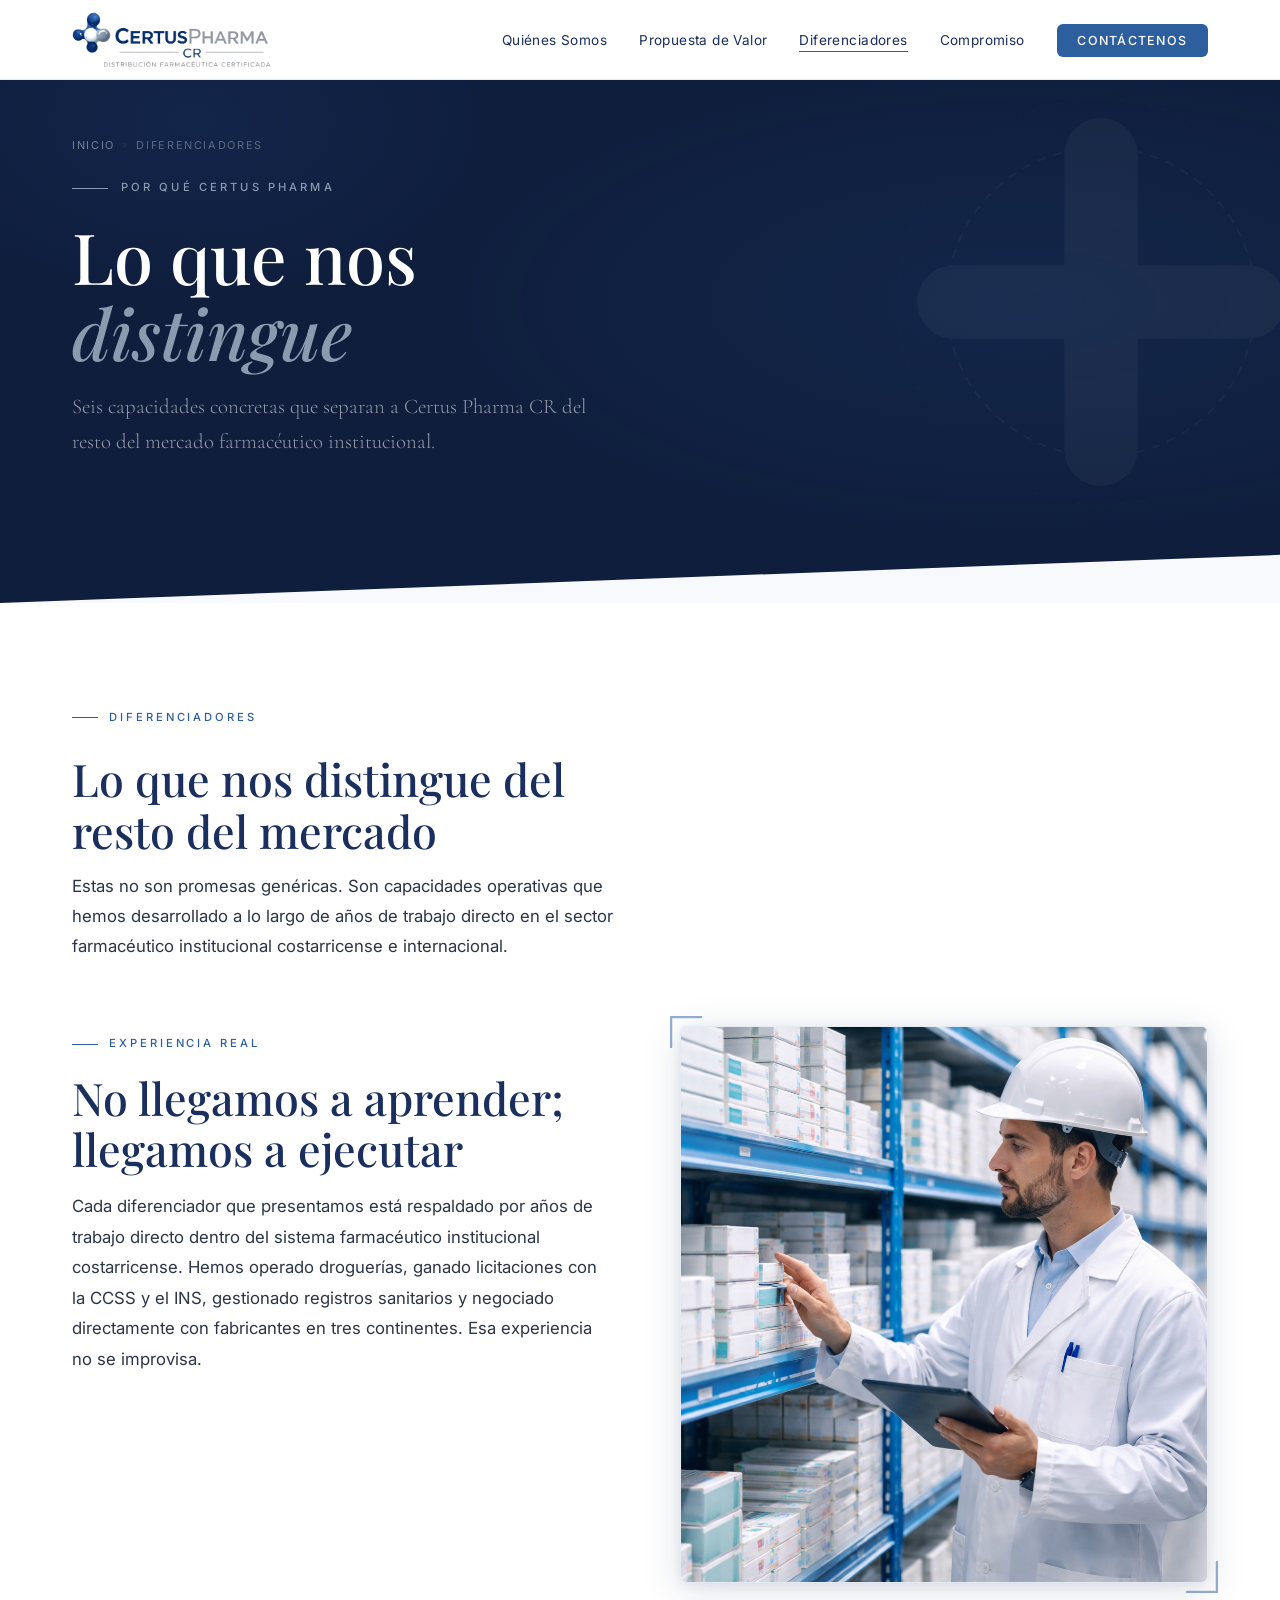
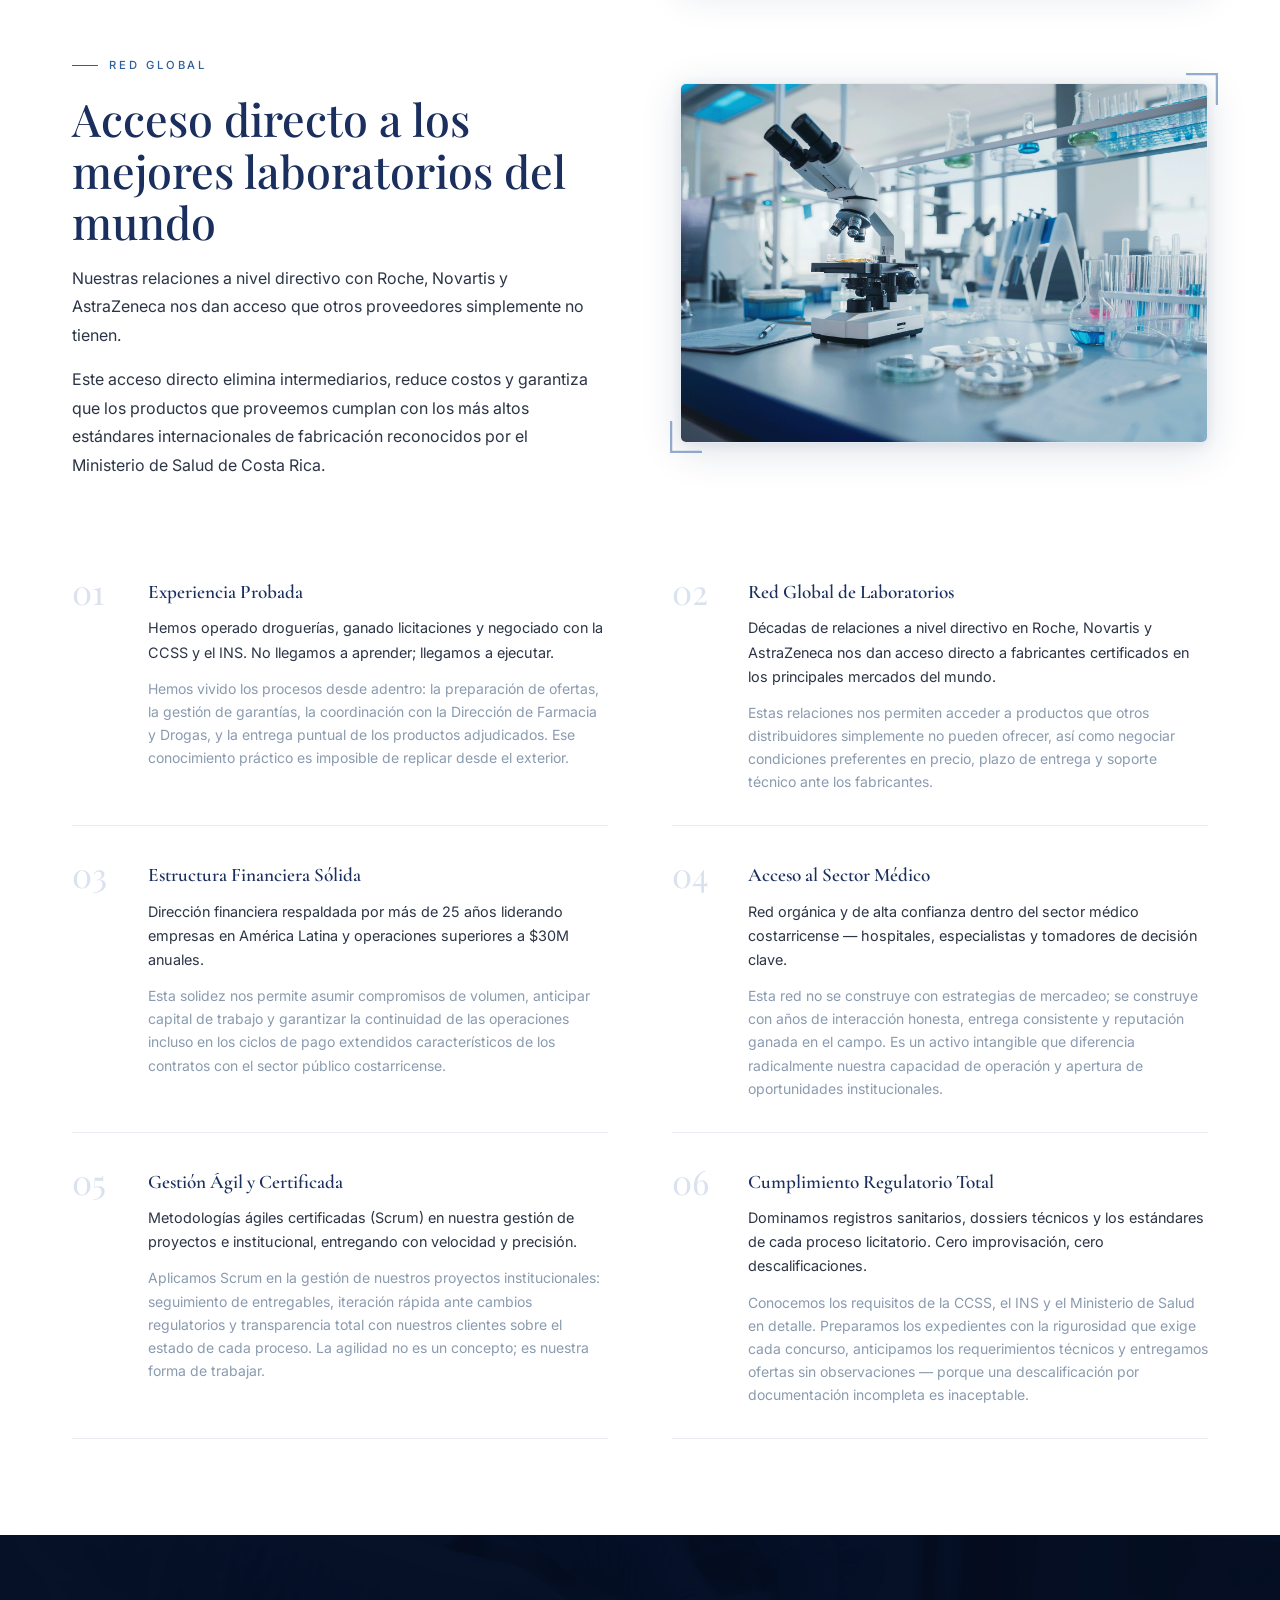
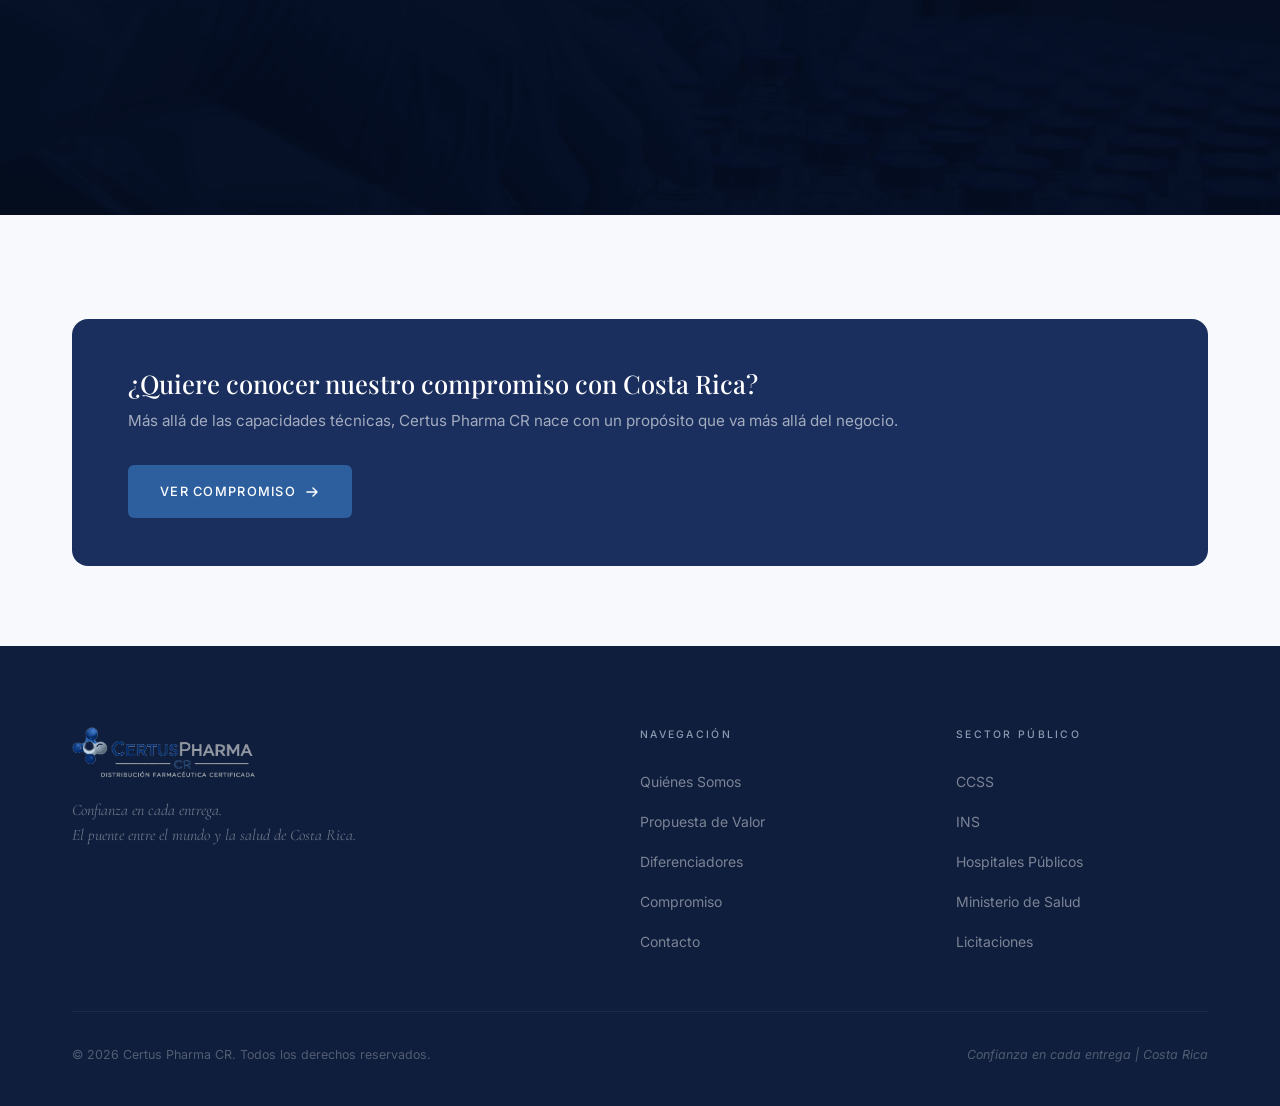
<file: diferenciadores.html>
<!DOCTYPE html>
<html lang="es">
<head>
    <meta charset="UTF-8">
    <meta name="viewport" content="width=device-width, initial-scale=1.0">
    <title>Diferenciadores | Certus Pharma CR</title>
    <meta name="description" content="Seis diferenciadores concretos que distinguen a Certus Pharma CR en el mercado institucional: experiencia probada, red global, solidez financiera y cumplimiento total.">
    <link rel="preconnect" href="https://fonts.googleapis.com">
    <link rel="preconnect" href="https://fonts.gstatic.com" crossorigin>
    <link href="https://fonts.googleapis.com/css2?family=Playfair+Display:ital,wght@0,400;0,500;0,600;0,700;1,400;1,500&family=Cormorant+Garamond:ital,wght@0,300;0,400;0,500;0,600;1,300;1,400&family=Inter:wght@300;400;500;600&display=swap" rel="stylesheet">
    <link rel="stylesheet" href="css/style.css?v=54">
</head>
<body>

    <!-- NAVIGATION -->
    <header>
        <nav class="nav" id="mainNav" aria-label="Navegación principal">
            <div class="container">
                <div class="nav__inner">
                    <a href="index.html" class="nav__logo" aria-label="Certus Pharma CR — Inicio">
                        <img src="images/certus_logo.png" alt="Certus Pharma CR" class="nav__logo-img"
                             style="transition: transform 0.3s ease; cursor: pointer;"
                             onmouseenter="this.style.transform='scale(1.08)'"
                             onmouseleave="this.style.transform='scale(1)'"
                        >
                    </a>
                    <ul class="nav__menu" role="list">
                        <li><a href="quienes-somos.html"   class="nav__link">Quiénes Somos</a></li>
                        <li><a href="propuesta-valor.html" class="nav__link">Propuesta de Valor</a></li>
                        <li><a href="diferenciadores.html" class="nav__link nav__link--active" aria-current="page">Diferenciadores</a></li>
                        <li><a href="compromiso.html"      class="nav__link">Compromiso</a></li>
                        <li><a href="contacto.html"        class="nav__cta-btn">Contáctenos</a></li>
                    </ul>
                    <button class="nav__hamburger" id="hamburger" aria-label="Abrir menú" aria-expanded="false">
                        <span></span><span></span><span></span>
                    </button>
                </div>
            </div>
        </nav>
        <div class="nav__mobile-overlay" id="mobileOverlay" role="dialog" aria-modal="true" aria-label="Menú móvil">
            <a href="quienes-somos.html"   class="nav__mobile-link">Quiénes Somos</a>
            <a href="propuesta-valor.html" class="nav__mobile-link">Propuesta de Valor</a>
            <a href="diferenciadores.html" class="nav__mobile-link">Diferenciadores</a>
            <a href="compromiso.html"      class="nav__mobile-link">Compromiso</a>
            <a href="contacto.html"        class="nav__mobile-cta">Contáctenos</a>
        </div>
    </header>

    <main>

        <!-- PAGE HERO -->
        <section class="page-hero" aria-labelledby="page-title">
            <svg class="page-hero__watermark" viewBox="0 0 500 500" fill="none" xmlns="http://www.w3.org/2000/svg" aria-hidden="true">
                <rect x="210" y="50"  width="80" height="400" rx="40" fill="white"/>
                <rect x="50"  y="210" width="400" height="80"  rx="40" fill="white"/>
                <circle cx="250" cy="90"  r="30" fill="white"/>
                <circle cx="250" cy="410" r="30" fill="white"/>
                <circle cx="90"  cy="250" r="30" fill="white"/>
                <circle cx="410" cy="250" r="30" fill="white"/>
                <circle cx="250" cy="250" r="46" fill="white"/>
                <circle cx="250" cy="250" r="168" stroke="white" stroke-width="2" stroke-dasharray="10 8"/>
                <circle cx="250" cy="250" r="220" stroke="white" stroke-width="1" stroke-dasharray="4 12" opacity="0.6"/>
            </svg>
            <div class="container">
                <div class="page-hero__content">
                    <nav class="page-hero__breadcrumb" aria-label="Ruta de navegación">
                        <a href="index.html">Inicio</a>
                        <span class="page-hero__breadcrumb-sep" aria-hidden="true">›</span>
                        <span>Diferenciadores</span>
                    </nav>
                    <p class="page-hero__eyebrow">Por qué Certus Pharma</p>
                    <h1 class="page-hero__title" id="page-title">
                        Lo que nos<br><em>distingue</em>
                    </h1>
                    <p class="page-hero__subtitle">
                        Seis capacidades concretas que separan a Certus Pharma CR del resto del mercado farmacéutico institucional.
                    </p>
                </div>
            </div>
        </section>

        <!-- DIFFERENTIATORS FULL -->
        <section class="diff section-pad" aria-labelledby="diff-heading">
            <div class="container">
                <div class="diff__header">
                    <p class="label">Diferenciadores</p>
                    <h2 id="diff-heading">Lo que nos distingue del resto del mercado</h2>
                    <p style="max-width:580px;margin-top:1rem;font-size:1.05rem;color:var(--color-body);line-height:1.78;">
                        Estas no son promesas genéricas. Son capacidades operativas que hemos desarrollado a lo largo de años de trabajo directo en el sector farmacéutico institucional costarricense e internacional.
                    </p>
                </div>
                <div class="about__grid" style="margin-bottom:4rem;align-items:flex-start;">
                    <div>
                        <p class="label">Experiencia Real</p>
                        <h2 style="color:var(--color-primary);
                                   margin-bottom:1rem;">
                            No llegamos a aprender; llegamos a ejecutar
                        </h2>
                        <p style="font-size:1.05rem;line-height:1.82;
                                  color:var(--color-body);">
                            Cada diferenciador que presentamos está
                            respaldado por años de trabajo directo dentro
                            del sistema farmacéutico institucional
                            costarricense. Hemos operado droguerías,
                            ganado licitaciones con la CCSS y el INS,
                            gestionado registros sanitarios y negociado
                            directamente con fabricantes en tres
                            continentes. Esa experiencia no se improvisa.
                        </p>
                    </div>
                    <div style="position:relative;display:block;overflow:visible;">
                        <svg style="position:absolute;top:-10px;left:-10px;opacity:0.5;pointer-events:none;z-index:2;" width="32" height="32" viewBox="0 0 32 32" fill="none">
                            <path d="M1 31 L1 1 L31 1" stroke="#2D5F9E" stroke-width="2.5" stroke-linecap="round"/>
                        </svg>
                        <img src="images/diferenciadores.png"
                             alt="Gestión profesional de inventario farmacéutico"
                             style="width:100%;height:100%;min-height:300px;object-fit:cover;display:block;border-radius:6px;box-shadow:0 8px 40px rgba(26,47,94,0.14),0 2px 12px rgba(26,47,94,0.08);border:1px solid rgba(45,95,158,0.12);">
                        <svg style="position:absolute;bottom:-10px;right:-10px;opacity:0.5;pointer-events:none;z-index:2;" width="32" height="32" viewBox="0 0 32 32" fill="none">
                            <path d="M31 1 L31 31 L1 31" stroke="#2D5F9E" stroke-width="2.5" stroke-linecap="round"/>
                        </svg>
                    </div>
                </div>

                <div class="about__grid" style="margin-bottom:4rem;align-items:center;">
                    <div>
                        <p class="label">Red Global</p>
                        <h2 style="color:var(--color-primary)">
                            Acceso directo a los mejores laboratorios del mundo
                        </h2>
                        <p style="margin-top:1rem;">
                            Nuestras relaciones a nivel directivo con Roche,
                            Novartis y AstraZeneca nos dan acceso que otros
                            proveedores simplemente no tienen.
                        </p>
                        <p style="font-size:1rem;line-height:1.78;color:var(--color-body);margin-top:1rem;">
                            Este acceso directo elimina intermediarios, reduce
                            costos y garantiza que los productos que proveemos
                            cumplan con los más altos estándares internacionales
                            de fabricación reconocidos por el Ministerio de Salud
                            de Costa Rica.
                        </p>
                    </div>
                    <div style="position:relative;display:block;overflow:visible;">
                        <svg style="position:absolute;top:-10px;right:-10px;opacity:0.5;pointer-events:none;z-index:2;" width="32" height="32" viewBox="0 0 32 32" fill="none">
                            <path d="M1 1 L31 1 L31 31" stroke="#2D5F9E" stroke-width="2.5" stroke-linecap="round"/>
                        </svg>
                        <img src="images/diagnostic_lab.png"
                             alt="Laboratorio farmacéutico"
                             style="width:100%;height:100%;min-height:360px;object-fit:cover;display:block;border-radius:6px;box-shadow:0 8px 40px rgba(26,47,94,0.14),0 2px 12px rgba(26,47,94,0.08);border:1px solid rgba(45,95,158,0.12);">
                        <svg style="position:absolute;bottom:-10px;left:-10px;opacity:0.5;pointer-events:none;z-index:2;" width="32" height="32" viewBox="0 0 32 32" fill="none">
                            <path d="M31 31 L1 31 L1 1" stroke="#2D5F9E" stroke-width="2.5" stroke-linecap="round"/>
                        </svg>
                    </div>
                </div>

                <div class="diff__grid">

                    <div class="diff-item">
                        <span class="diff-item__num" aria-hidden="true">01</span>
                        <div>
                            <p class="diff-item__title">Experiencia Probada</p>
                            <p class="diff-item__desc">Hemos operado droguerías, ganado licitaciones y negociado con la CCSS y el INS. No llegamos a aprender; llegamos a ejecutar.</p>
                            <p class="diff-item__extra">Hemos vivido los procesos desde adentro: la preparación de ofertas, la gestión de garantías, la coordinación con la Dirección de Farmacia y Drogas, y la entrega puntual de los productos adjudicados. Ese conocimiento práctico es imposible de replicar desde el exterior.</p>
                        </div>
                    </div>

                    <div class="diff-item">
                        <span class="diff-item__num" aria-hidden="true">02</span>
                        <div>
                            <p class="diff-item__title">Red Global de Laboratorios</p>
                            <p class="diff-item__desc">Décadas de relaciones a nivel directivo en Roche, Novartis y AstraZeneca nos dan acceso directo a fabricantes certificados en los principales mercados del mundo.</p>
                            <p class="diff-item__extra">Estas relaciones nos permiten acceder a productos que otros distribuidores simplemente no pueden ofrecer, así como negociar condiciones preferentes en precio, plazo de entrega y soporte técnico ante los fabricantes.</p>
                        </div>
                    </div>

                    <div class="diff-item">
                        <span class="diff-item__num" aria-hidden="true">03</span>
                        <div>
                            <p class="diff-item__title">Estructura Financiera Sólida</p>
                            <p class="diff-item__desc">Dirección financiera respaldada por más de 25 años liderando empresas en América Latina y operaciones superiores a $30M anuales.</p>
                            <p class="diff-item__extra">Esta solidez nos permite asumir compromisos de volumen, anticipar capital de trabajo y garantizar la continuidad de las operaciones incluso en los ciclos de pago extendidos característicos de los contratos con el sector público costarricense.</p>
                        </div>
                    </div>

                    <div class="diff-item">
                        <span class="diff-item__num" aria-hidden="true">04</span>
                        <div>
                            <p class="diff-item__title">Acceso al Sector Médico</p>
                            <p class="diff-item__desc">Red orgánica y de alta confianza dentro del sector médico costarricense — hospitales, especialistas y tomadores de decisión clave.</p>
                            <p class="diff-item__extra">Esta red no se construye con estrategias de mercadeo; se construye con años de interacción honesta, entrega consistente y reputación ganada en el campo. Es un activo intangible que diferencia radicalmente nuestra capacidad de operación y apertura de oportunidades institucionales.</p>
                        </div>
                    </div>

                    <div class="diff-item">
                        <span class="diff-item__num" aria-hidden="true">05</span>
                        <div>
                            <p class="diff-item__title">Gestión Ágil y Certificada</p>
                            <p class="diff-item__desc">Metodologías ágiles certificadas (Scrum) en nuestra gestión de proyectos e institucional, entregando con velocidad y precisión.</p>
                            <p class="diff-item__extra">Aplicamos Scrum en la gestión de nuestros proyectos institucionales: seguimiento de entregables, iteración rápida ante cambios regulatorios y transparencia total con nuestros clientes sobre el estado de cada proceso. La agilidad no es un concepto; es nuestra forma de trabajar.</p>
                        </div>
                    </div>

                    <div class="diff-item">
                        <span class="diff-item__num" aria-hidden="true">06</span>
                        <div>
                            <p class="diff-item__title">Cumplimiento Regulatorio Total</p>
                            <p class="diff-item__desc">Dominamos registros sanitarios, dossiers técnicos y los estándares de cada proceso licitatorio. Cero improvisación, cero descalificaciones.</p>
                            <p class="diff-item__extra">Conocemos los requisitos de la CCSS, el INS y el Ministerio de Salud en detalle. Preparamos los expedientes con la rigurosidad que exige cada concurso, anticipamos los requerimientos técnicos y entregamos ofertas sin observaciones — porque una descalificación por documentación incompleta es inaceptable.</p>
                        </div>
                    </div>

                </div>
            </div>
        </section>

        <!-- IMAGE DIVIDER -->
        <div class="img-divider" aria-hidden="true"></div>

        <!-- CTA -->
        <section style="background-color:var(--color-bg-light);padding:5rem 0;">
            <div class="container">
                <div class="home-cta">
                    <div class="home-cta__text">
                        <h3>¿Quiere conocer nuestro compromiso con Costa Rica?</h3>
                        <p>Más allá de las capacidades técnicas, Certus Pharma CR nace con un propósito que va más allá del negocio.</p>
                    </div>
                    <a href="compromiso.html" class="btn btn--primary">
                        Ver compromiso
                        <svg width="16" height="16" viewBox="0 0 16 16" fill="none" aria-hidden="true">
                            <path d="M3 8h10M9 4l4 4-4 4" stroke="currentColor" stroke-width="1.5" stroke-linecap="round" stroke-linejoin="round"/>
                        </svg>
                    </a>
                </div>
            </div>
        </section>

    </main>

    <!-- FOOTER -->
    <footer class="footer" aria-label="Pie de página">
        <div class="container">
            <div class="footer__main">
                <div>
                    <img src="images/certus_logo.png" alt="Certus Pharma CR" class="footer__logo-img">
                    <p class="footer__tagline">
                        Confianza en cada entrega.<br>
                        El puente entre el mundo y la salud de Costa Rica.
                    </p>
                </div>
                <nav aria-label="Navegación del pie">
                    <p class="footer__col-title">Navegación</p>
                    <ul class="footer__links" role="list">
                        <li><a href="quienes-somos.html"   class="footer__link">Quiénes Somos</a></li>
                        <li><a href="propuesta-valor.html" class="footer__link">Propuesta de Valor</a></li>
                        <li><a href="diferenciadores.html" class="footer__link">Diferenciadores</a></li>
                        <li><a href="compromiso.html"      class="footer__link">Compromiso</a></li>
                        <li><a href="contacto.html"        class="footer__link">Contacto</a></li>
                    </ul>
                </nav>
                <div>
                    <p class="footer__col-title">Sector Público</p>
                    <ul class="footer__links" role="list">
                        <li><span class="footer__link footer__link--static">CCSS</span></li>
                        <li><span class="footer__link footer__link--static">INS</span></li>
                        <li><span class="footer__link footer__link--static">Hospitales Públicos</span></li>
                        <li><span class="footer__link footer__link--static">Ministerio de Salud</span></li>
                        <li><span class="footer__link footer__link--static">Licitaciones</span></li>
                    </ul>
                </div>
            </div>
            <div class="footer__bottom">
                <p class="footer__copy">&copy; 2026 Certus Pharma CR. Todos los derechos reservados.</p>
                <p class="footer__bottom-tag">Confianza en cada entrega | Costa Rica</p>
            </div>
        </div>
    </footer>

    <script src="js/main.js?v=54"></script>
</body>
</html>
</file>
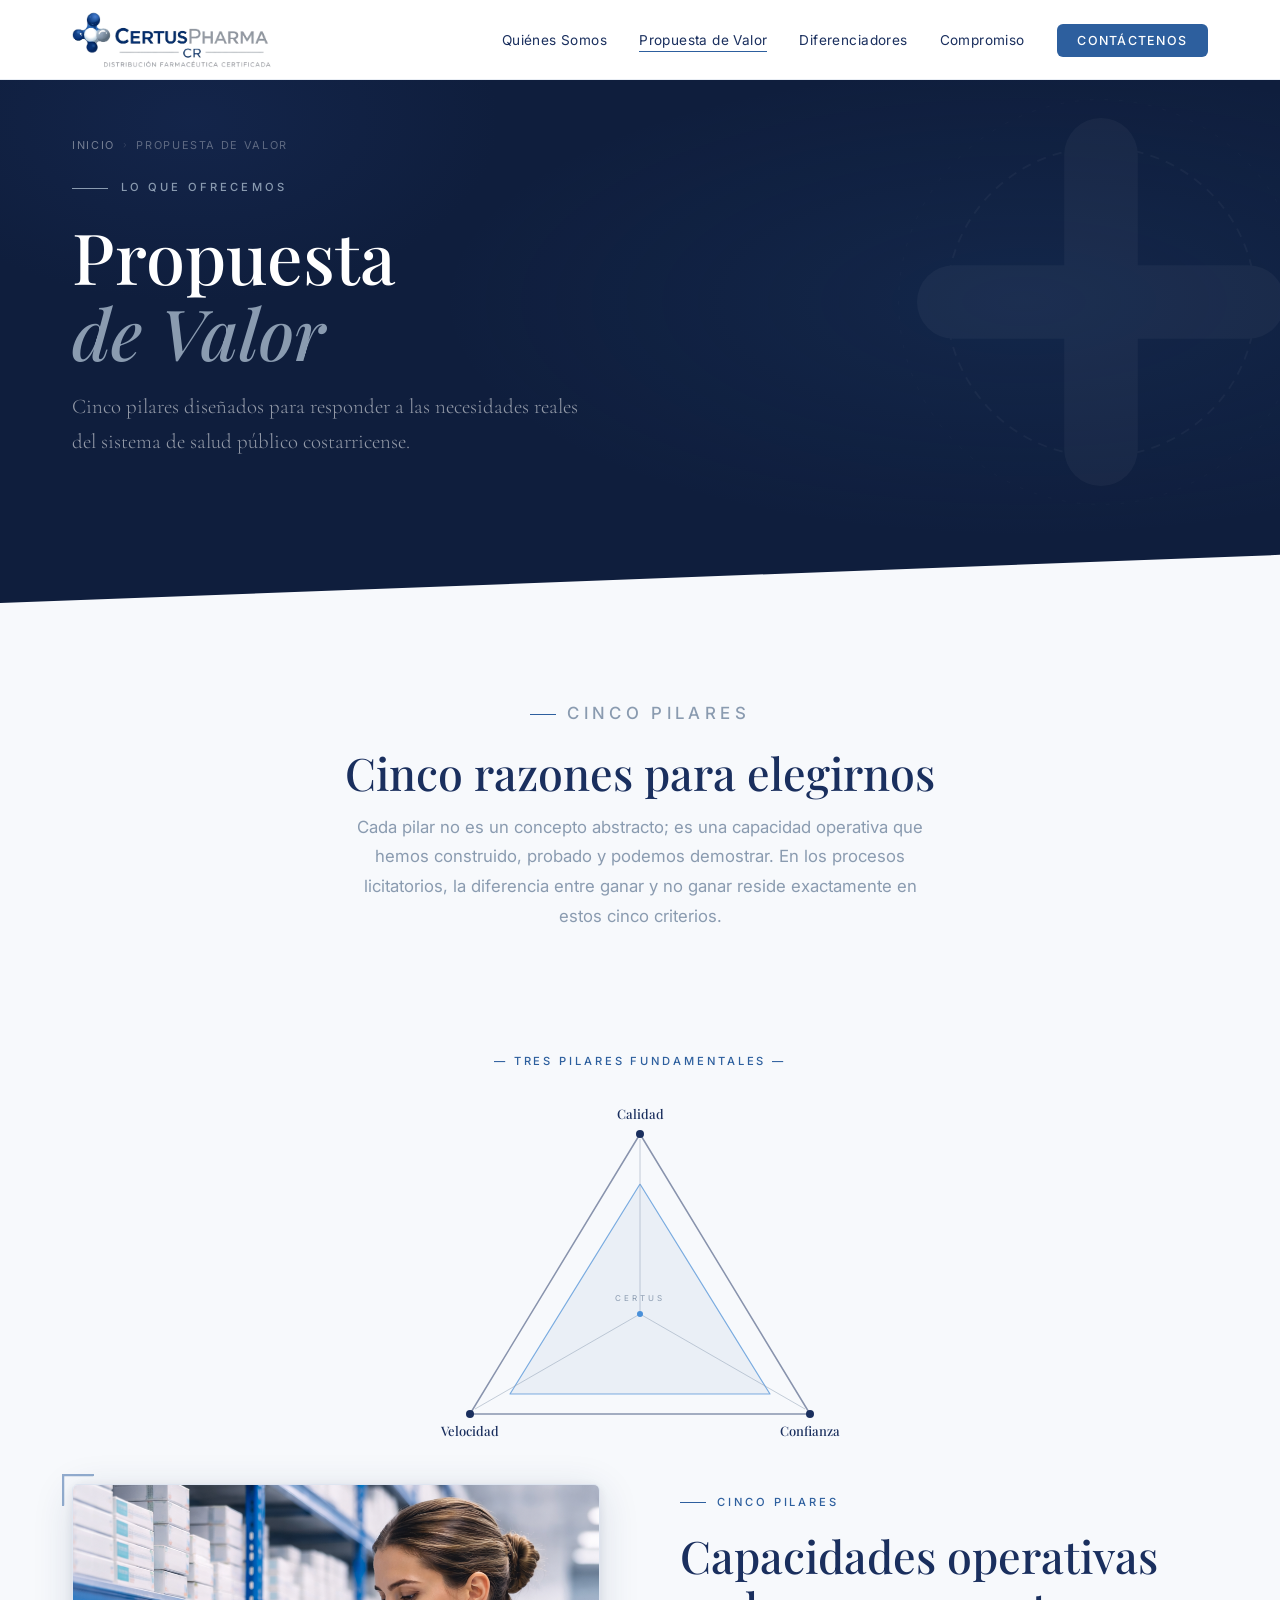
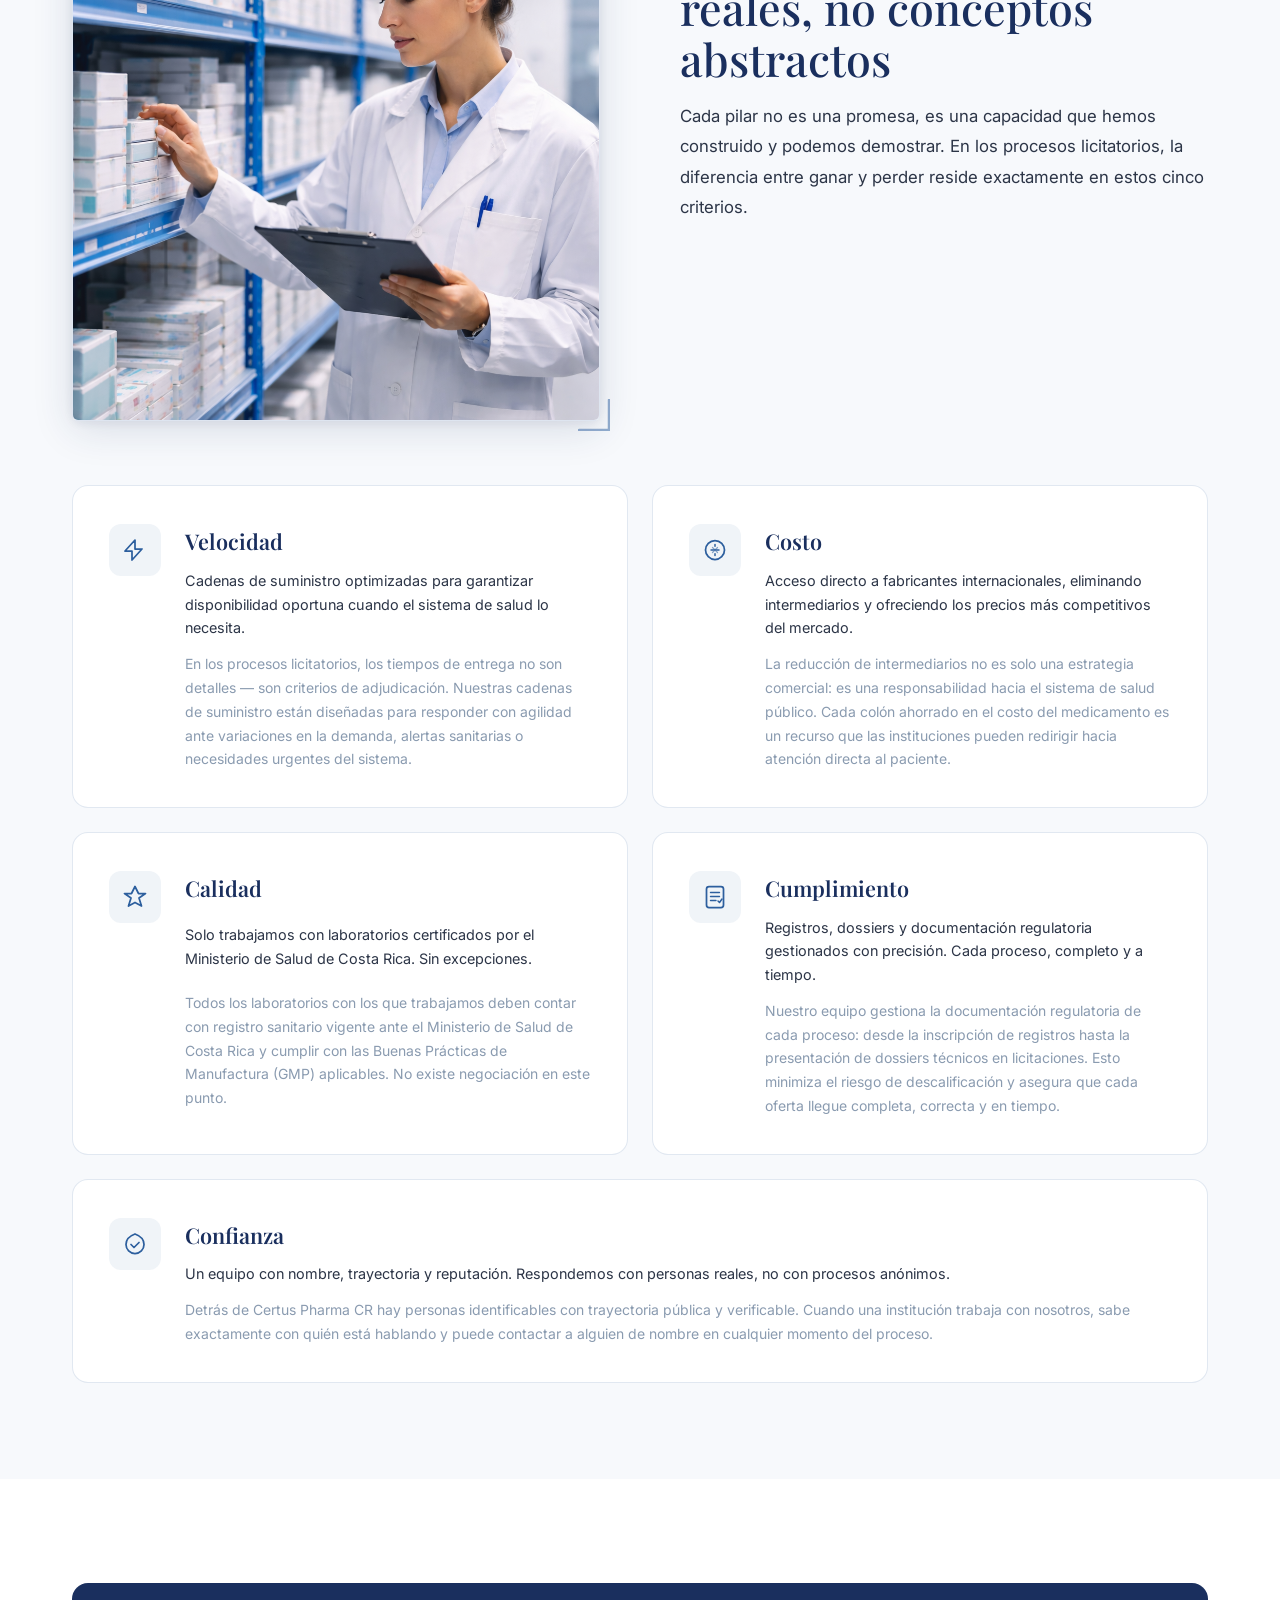
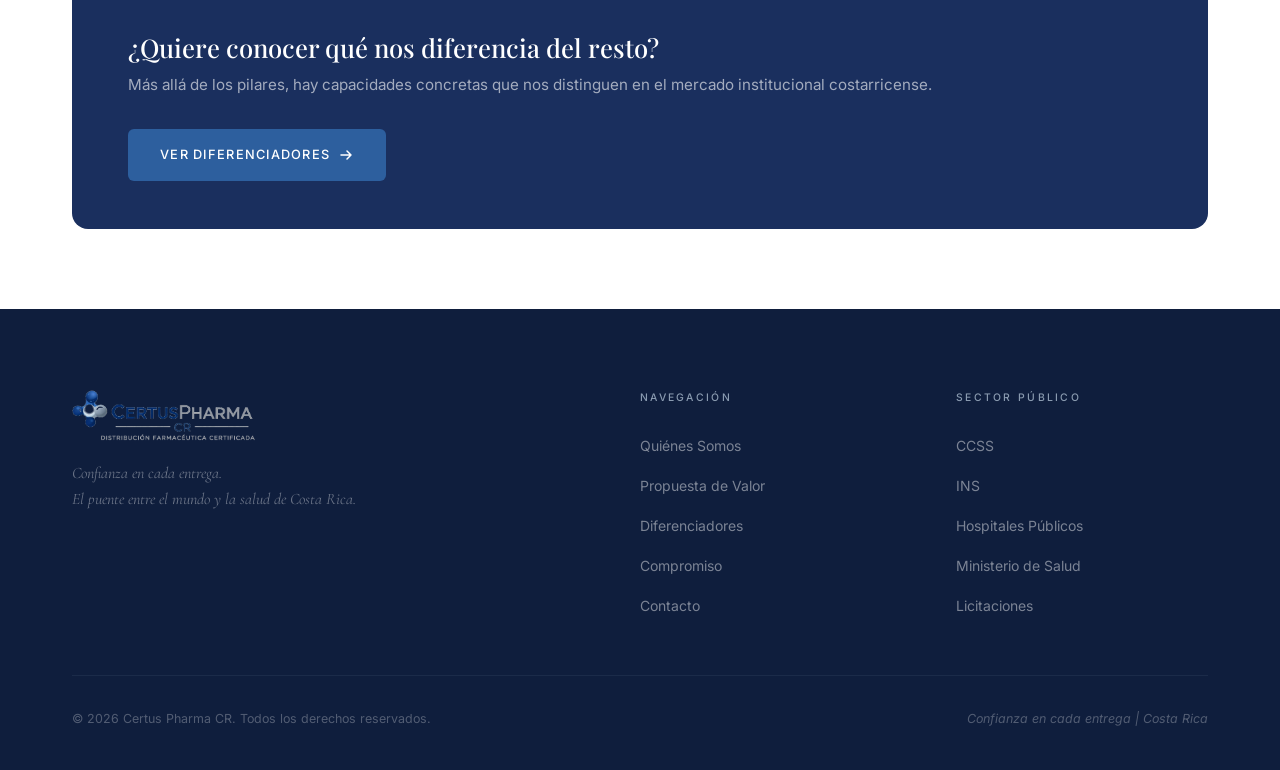
<file: propuesta-valor.html>
<!DOCTYPE html>
<html lang="es">
<head>
    <meta charset="UTF-8">
    <meta name="viewport" content="width=device-width, initial-scale=1.0">
    <title>Propuesta de Valor | Certus Pharma CR</title>
    <meta name="description" content="Cinco pilares — velocidad, costo, calidad, cumplimiento y confianza — diseñados para las necesidades del sistema de salud público costarricense.">
    <link rel="preconnect" href="https://fonts.googleapis.com">
    <link rel="preconnect" href="https://fonts.gstatic.com" crossorigin>
    <link href="https://fonts.googleapis.com/css2?family=Playfair+Display:ital,wght@0,400;0,500;0,600;0,700;1,400;1,500&family=Cormorant+Garamond:ital,wght@0,300;0,400;0,500;0,600;1,300;1,400&family=Inter:wght@300;400;500;600&display=swap" rel="stylesheet">
    <link rel="stylesheet" href="css/style.css?v=54">
</head>
<body>

    <!-- NAVIGATION -->
    <header>
        <nav class="nav" id="mainNav" aria-label="Navegación principal">
            <div class="container">
                <div class="nav__inner">
                    <a href="index.html" class="nav__logo" aria-label="Certus Pharma CR — Inicio">
                        <img src="images/certus_logo.png" alt="Certus Pharma CR" class="nav__logo-img"
                             style="transition: transform 0.3s ease; cursor: pointer;"
                             onmouseenter="this.style.transform='scale(1.08)'"
                             onmouseleave="this.style.transform='scale(1)'"
                        >
                    </a>
                    <ul class="nav__menu" role="list">
                        <li><a href="quienes-somos.html"   class="nav__link">Quiénes Somos</a></li>
                        <li><a href="propuesta-valor.html" class="nav__link nav__link--active" aria-current="page">Propuesta de Valor</a></li>
                        <li><a href="diferenciadores.html" class="nav__link">Diferenciadores</a></li>
                        <li><a href="compromiso.html"      class="nav__link">Compromiso</a></li>
                        <li><a href="contacto.html"        class="nav__cta-btn">Contáctenos</a></li>
                    </ul>
                    <button class="nav__hamburger" id="hamburger" aria-label="Abrir menú" aria-expanded="false">
                        <span></span><span></span><span></span>
                    </button>
                </div>
            </div>
        </nav>
        <div class="nav__mobile-overlay" id="mobileOverlay" role="dialog" aria-modal="true" aria-label="Menú móvil">
            <a href="quienes-somos.html"   class="nav__mobile-link">Quiénes Somos</a>
            <a href="propuesta-valor.html" class="nav__mobile-link">Propuesta de Valor</a>
            <a href="diferenciadores.html" class="nav__mobile-link">Diferenciadores</a>
            <a href="compromiso.html"      class="nav__mobile-link">Compromiso</a>
            <a href="contacto.html"        class="nav__mobile-cta">Contáctenos</a>
        </div>
    </header>

    <main>

        <!-- PAGE HERO -->
        <section class="page-hero" aria-labelledby="page-title">
            <svg class="page-hero__watermark" viewBox="0 0 500 500" fill="none" xmlns="http://www.w3.org/2000/svg" aria-hidden="true">
                <rect x="210" y="50"  width="80" height="400" rx="40" fill="white"/>
                <rect x="50"  y="210" width="400" height="80"  rx="40" fill="white"/>
                <circle cx="250" cy="90"  r="30" fill="white"/>
                <circle cx="250" cy="410" r="30" fill="white"/>
                <circle cx="90"  cy="250" r="30" fill="white"/>
                <circle cx="410" cy="250" r="30" fill="white"/>
                <circle cx="250" cy="250" r="46" fill="white"/>
                <circle cx="250" cy="250" r="168" stroke="white" stroke-width="2" stroke-dasharray="10 8"/>
                <circle cx="250" cy="250" r="220" stroke="white" stroke-width="1" stroke-dasharray="4 12" opacity="0.6"/>
            </svg>
            <div class="container">
                <div class="page-hero__content">
                    <nav class="page-hero__breadcrumb" aria-label="Ruta de navegación">
                        <a href="index.html">Inicio</a>
                        <span class="page-hero__breadcrumb-sep" aria-hidden="true">›</span>
                        <span>Propuesta de Valor</span>
                    </nav>
                    <p class="page-hero__eyebrow">Lo que ofrecemos</p>
                    <h1 class="page-hero__title" id="page-title">
                        Propuesta<br><em>de Valor</em>
                    </h1>
                    <p class="page-hero__subtitle">
                        Cinco pilares diseñados para responder a las necesidades reales del sistema de salud público costarricense.
                    </p>
                </div>
            </div>
        </section>

        <!-- VALUES FULL -->
        <section class="values values-full section-pad" aria-labelledby="values-heading">
            <div class="container">
                <div class="values__header">
                    <p class="label label--center">Cinco pilares</p>
                    <h2 id="values-heading">Cinco razones para elegirnos</h2>
                    <p>Cada pilar no es un concepto abstracto; es una capacidad operativa que hemos construido, probado y podemos demostrar. En los procesos licitatorios, la diferencia entre ganar y no ganar reside exactamente en estos cinco criterios.</p>
                </div>
                <div style="text-align:center;padding:3rem 0 2rem;max-width:500px;margin:0 auto;">
                    <p style="font-size:0.7rem;font-weight:500;letter-spacing:0.26em;text-transform:uppercase;color:#2D5F9E;margin-bottom:2rem;">
                        — TRES PILARES FUNDAMENTALES —
                    </p>
                    <svg viewBox="0 0 400 340" width="100%" style="max-width:400px;" xmlns="http://www.w3.org/2000/svg">
                        <defs>
                            <style>
                                .tri-outer {
                                    stroke-dasharray: 1200;
                                    stroke-dashoffset: 1200;
                                    animation: drawLine 2.5s ease forwards;
                                    animation-delay: 0.3s;
                                }
                                .tri-inner {
                                    stroke-dasharray: 1000;
                                    stroke-dashoffset: 1000;
                                    animation: drawLine 2s ease forwards;
                                    animation-delay: 0.8s;
                                }
                                .tri-line-1 {
                                    stroke-dasharray: 400;
                                    stroke-dashoffset: 400;
                                    animation: drawLine 1.2s ease forwards;
                                    animation-delay: 1.5s;
                                }
                                .tri-line-2 {
                                    stroke-dasharray: 400;
                                    stroke-dashoffset: 400;
                                    animation: drawLine 1.2s ease forwards;
                                    animation-delay: 1.7s;
                                }
                                .tri-line-3 {
                                    stroke-dasharray: 400;
                                    stroke-dashoffset: 400;
                                    animation: drawLine 1.2s ease forwards;
                                    animation-delay: 1.9s;
                                }
                                .tri-dot {
                                    opacity: 0;
                                    animation: fadeIn 0.5s ease forwards;
                                    animation-delay: 2.2s;
                                }
                                .tri-label {
                                    opacity: 0;
                                    animation: fadeIn 0.8s ease forwards;
                                    animation-delay: 2s;
                                }
                                @keyframes drawLine {
                                    to { stroke-dashoffset: 0; }
                                }
                                @keyframes fadeIn {
                                    to { opacity: 1; }
                                }
                                .tri-inner-group {
                                    transform-origin: 200px 210px;
                                    animation: subtlePulse 4s ease-in-out infinite;
                                    animation-delay: 3s;
                                }
                                @keyframes subtlePulse {
                                    0%, 100% { transform: scale(1); opacity: 0.7; }
                                    50% { transform: scale(1.04); opacity: 1; }
                                }
                            </style>
                        </defs>
                        <!-- Outer triangle -->
                        <polygon class="tri-outer" points="200,30 30,310 370,310" fill="none" stroke="#1A2F5E" stroke-width="1.5" stroke-linejoin="round" opacity="0.5"/>
                        <!-- Inner triangle -->
                        <g class="tri-inner-group">
                            <polygon class="tri-inner"
                                     points="200,80 70,290 330,290"
                                     fill="none"
                                     stroke="#4A90D9"
                                     stroke-width="1.2"
                                     stroke-linejoin="round"
                                     stroke-dasharray="5 5"
                                     opacity="0.7"/>
                            <polygon
                                     points="200,80 70,290 330,290"
                                     fill="rgba(45,95,158,0.06)"
                                     stroke="none"
                                     style="opacity:0;
                                            animation:fadeIn 0.8s ease forwards;
                                            animation-delay:2.5s;"/>
                        </g>
                        <!-- Center lines -->
                        <line class="tri-line-1" x1="200" y1="210" x2="200" y2="35" stroke="#8A9BB0" stroke-width="0.8" opacity="0.6"/>
                        <line class="tri-line-2" x1="200" y1="210" x2="35" y2="305" stroke="#8A9BB0" stroke-width="0.8" opacity="0.6"/>
                        <line class="tri-line-3" x1="200" y1="210" x2="365" y2="305" stroke="#8A9BB0" stroke-width="0.8" opacity="0.6"/>
                        <!-- Center dot -->
                        <circle class="tri-dot" cx="200" cy="210" r="3" fill="#4A90D9"/>
                        <!-- Top vertex — Calidad -->
                        <circle cx="200" cy="30" r="4"
                                fill="#1A2F5E" class="tri-dot"/>
                        <text class="tri-label"
                              x="200" y="15"
                              text-anchor="middle"
                              font-family="'Playfair Display', Georgia, serif"
                              font-size="13"
                              fill="#1A2F5E"
                              font-weight="500">Calidad</text>

                        <!-- Bottom-left vertex — Velocidad -->
                        <circle cx="30" cy="310" r="4"
                                fill="#1A2F5E" class="tri-dot"/>
                        <text class="tri-label"
                              x="30" y="332"
                              text-anchor="middle"
                              font-family="'Playfair Display', Georgia, serif"
                              font-size="13"
                              fill="#1A2F5E"
                              font-weight="500">Velocidad</text>

                        <!-- Bottom-right vertex — Confianza -->
                        <circle cx="370" cy="310" r="4"
                                fill="#1A2F5E" class="tri-dot"/>
                        <text class="tri-label"
                              x="370" y="332"
                              text-anchor="middle"
                              font-family="'Playfair Display', Georgia, serif"
                              font-size="13"
                              fill="#1A2F5E"
                              font-weight="500">Confianza</text>
                        <!-- Center label -->
                        <text class="tri-label" x="200" y="197" text-anchor="middle" font-family="'Inter', sans-serif" font-size="8" fill="#8A9BB0" letter-spacing="3">CERTUS</text>
                    </svg>
                </div>
                <div class="about__grid" style="margin-bottom:4rem;align-items:flex-start;">
                    <div style="position:relative;display:block;overflow:visible;">
                        <svg style="position:absolute;top:-10px;left:-10px;opacity:0.5;pointer-events:none;z-index:2;" width="32" height="32" viewBox="0 0 32 32" fill="none">
                            <path d="M1 31 L1 1 L31 1" stroke="#2D5F9E" stroke-width="2.5" stroke-linecap="round"/>
                        </svg>
                        <img src="images/propuesta.png"
                             alt="Control de calidad farmacéutica"
                             style="width:100%;height:100%;min-height:360px;object-fit:cover;display:block;border-radius:6px;box-shadow:0 8px 40px rgba(26,47,94,0.14),0 2px 12px rgba(26,47,94,0.08);border:1px solid rgba(45,95,158,0.12);">
                        <svg style="position:absolute;bottom:-10px;right:-10px;opacity:0.5;pointer-events:none;z-index:2;" width="32" height="32" viewBox="0 0 32 32" fill="none">
                            <path d="M31 1 L31 31 L1 31" stroke="#2D5F9E" stroke-width="2.5" stroke-linecap="round"/>
                        </svg>
                    </div>
                    <div>
                        <p class="label">Cinco Pilares</p>
                        <h2 style="color:var(--color-primary);
                                   margin-bottom:1rem;">
                            Capacidades operativas reales,
                            no conceptos abstractos
                        </h2>
                        <p style="font-size:1.05rem;line-height:1.82;
                                  color:var(--color-body);">
                            Cada pilar no es una promesa, es una
                            capacidad que hemos construido y podemos
                            demostrar. En los procesos licitatorios,
                            la diferencia entre ganar y perder reside
                            exactamente en estos cinco criterios.
                        </p>
                    </div>
                </div>

                <div class="values__grid">

                    <article class="vcard">
                        <div class="vcard__icon">
                            <svg width="26" height="26" viewBox="0 0 26 26" fill="none">
                                <path d="M13 3L3 14h7v9l10-11h-7V3z" stroke="currentColor" stroke-width="1.75" stroke-linecap="round" stroke-linejoin="round"/>
                            </svg>
                        </div>
                        <p class="vcard__title">Velocidad</p>
                        <p class="vcard__desc">Cadenas de suministro optimizadas para garantizar disponibilidad oportuna cuando el sistema de salud lo necesita.</p>
                        <p class="vcard__extra">En los procesos licitatorios, los tiempos de entrega no son detalles — son criterios de adjudicación. Nuestras cadenas de suministro están diseñadas para responder con agilidad ante variaciones en la demanda, alertas sanitarias o necesidades urgentes del sistema.</p>
                    </article>

                    <article class="vcard">
                        <div class="vcard__icon">
                            <svg width="26" height="26" viewBox="0 0 26 26" fill="none">
                                <circle cx="13" cy="13" r="9.5" stroke="currentColor" stroke-width="1.75"/>
                                <path d="M13 7.5v1.75M13 16.75V18.5M9 13h8" stroke="currentColor" stroke-width="1.5" stroke-linecap="round"/>
                                <path d="M10.5 10.5l5 5M15.5 10.5l-5 5" stroke="currentColor" stroke-width="1.3" stroke-linecap="round" opacity="0.55"/>
                            </svg>
                        </div>
                        <p class="vcard__title">Costo</p>
                        <p class="vcard__desc">Acceso directo a fabricantes internacionales, eliminando intermediarios y ofreciendo los precios más competitivos del mercado.</p>
                        <p class="vcard__extra">La reducción de intermediarios no es solo una estrategia comercial: es una responsabilidad hacia el sistema de salud público. Cada colón ahorrado en el costo del medicamento es un recurso que las instituciones pueden redirigir hacia atención directa al paciente.</p>
                    </article>

                    <article class="vcard">
                        <div class="vcard__icon">
                            <svg width="26" height="26" viewBox="0 0 26 26" fill="none">
                                <path d="M13 2.5l3.5 7h7L17 14l2.5 8L13 18.5 6.5 22 9 14 2.5 9.5h7L13 2.5z" stroke="currentColor" stroke-width="1.75" stroke-linejoin="round"/>
                            </svg>
                        </div>
                        <p class="vcard__title">Calidad</p>
                        <p class="vcard__desc">Solo trabajamos con laboratorios certificados por el Ministerio de Salud de Costa Rica. Sin excepciones.</p>
                        <p class="vcard__extra">Todos los laboratorios con los que trabajamos deben contar con registro sanitario vigente ante el Ministerio de Salud de Costa Rica y cumplir con las Buenas Prácticas de Manufactura (GMP) aplicables. No existe negociación en este punto.</p>
                    </article>

                    <article class="vcard">
                        <div class="vcard__icon">
                            <svg width="26" height="26" viewBox="0 0 26 26" fill="none">
                                <rect x="4.5" y="2.5" width="17" height="21" rx="2.5" stroke="currentColor" stroke-width="1.75"/>
                                <path d="M8.5 8.5h9M8.5 12.5h9M8.5 16.5h5.5" stroke="currentColor" stroke-width="1.4" stroke-linecap="round"/>
                                <path d="M16 17l1.5 1.5L20 15" stroke="currentColor" stroke-width="1.5" stroke-linecap="round" stroke-linejoin="round"/>
                            </svg>
                        </div>
                        <p class="vcard__title">Cumplimiento</p>
                        <p class="vcard__desc">Registros, dossiers y documentación regulatoria gestionados con precisión. Cada proceso, completo y a tiempo.</p>
                        <p class="vcard__extra">Nuestro equipo gestiona la documentación regulatoria de cada proceso: desde la inscripción de registros hasta la presentación de dossiers técnicos en licitaciones. Esto minimiza el riesgo de descalificación y asegura que cada oferta llegue completa, correcta y en tiempo.</p>
                    </article>

                    <article class="vcard">
                        <div class="vcard__icon">
                            <svg width="26" height="26" viewBox="0 0 26 26" fill="none">
                                <path d="M13 3C7.5 5 4 9 4 13.5c0 5 4 9 9 9s9-4 9-9c0-4.5-3.5-8.5-9-10.5z" stroke="currentColor" stroke-width="1.75"/>
                                <path d="M9 13.5l3 3 5-5" stroke="currentColor" stroke-width="1.75" stroke-linecap="round" stroke-linejoin="round"/>
                            </svg>
                        </div>
                        <p class="vcard__title">Confianza</p>
                        <p class="vcard__desc">Un equipo con nombre, trayectoria y reputación. Respondemos con personas reales, no con procesos anónimos.</p>
                        <p class="vcard__extra">Detrás de Certus Pharma CR hay personas identificables con trayectoria pública y verificable. Cuando una institución trabaja con nosotros, sabe exactamente con quién está hablando y puede contactar a alguien de nombre en cualquier momento del proceso.</p>
                    </article>

                </div>
            </div>
        </section>

        <!-- CTA -->
        <section style="background-color:var(--color-white);padding:5rem 0;">
            <div class="container">
                <div class="home-cta">
                    <div class="home-cta__text">
                        <h3>¿Quiere conocer qué nos diferencia del resto?</h3>
                        <p>Más allá de los pilares, hay capacidades concretas que nos distinguen en el mercado institucional costarricense.</p>
                    </div>
                    <a href="diferenciadores.html" class="btn btn--primary">
                        Ver diferenciadores
                        <svg width="16" height="16" viewBox="0 0 16 16" fill="none" aria-hidden="true">
                            <path d="M3 8h10M9 4l4 4-4 4" stroke="currentColor" stroke-width="1.5" stroke-linecap="round" stroke-linejoin="round"/>
                        </svg>
                    </a>
                </div>
            </div>
        </section>

    </main>

    <!-- FOOTER -->
    <footer class="footer" aria-label="Pie de página">
        <div class="container">
            <div class="footer__main">
                <div>
                    <img src="images/certus_logo.png" alt="Certus Pharma CR" class="footer__logo-img">
                    <p class="footer__tagline">
                        Confianza en cada entrega.<br>
                        El puente entre el mundo y la salud de Costa Rica.
                    </p>
                </div>
                <nav aria-label="Navegación del pie">
                    <p class="footer__col-title">Navegación</p>
                    <ul class="footer__links" role="list">
                        <li><a href="quienes-somos.html"   class="footer__link">Quiénes Somos</a></li>
                        <li><a href="propuesta-valor.html" class="footer__link">Propuesta de Valor</a></li>
                        <li><a href="diferenciadores.html" class="footer__link">Diferenciadores</a></li>
                        <li><a href="compromiso.html"      class="footer__link">Compromiso</a></li>
                        <li><a href="contacto.html"        class="footer__link">Contacto</a></li>
                    </ul>
                </nav>
                <div>
                    <p class="footer__col-title">Sector Público</p>
                    <ul class="footer__links" role="list">
                        <li><span class="footer__link footer__link--static">CCSS</span></li>
                        <li><span class="footer__link footer__link--static">INS</span></li>
                        <li><span class="footer__link footer__link--static">Hospitales Públicos</span></li>
                        <li><span class="footer__link footer__link--static">Ministerio de Salud</span></li>
                        <li><span class="footer__link footer__link--static">Licitaciones</span></li>
                    </ul>
                </div>
            </div>
            <div class="footer__bottom">
                <p class="footer__copy">&copy; 2026 Certus Pharma CR. Todos los derechos reservados.</p>
                <p class="footer__bottom-tag">Confianza en cada entrega | Costa Rica</p>
            </div>
        </div>
    </footer>

    <script src="js/main.js?v=54"></script>
</body>
</html>
</file>
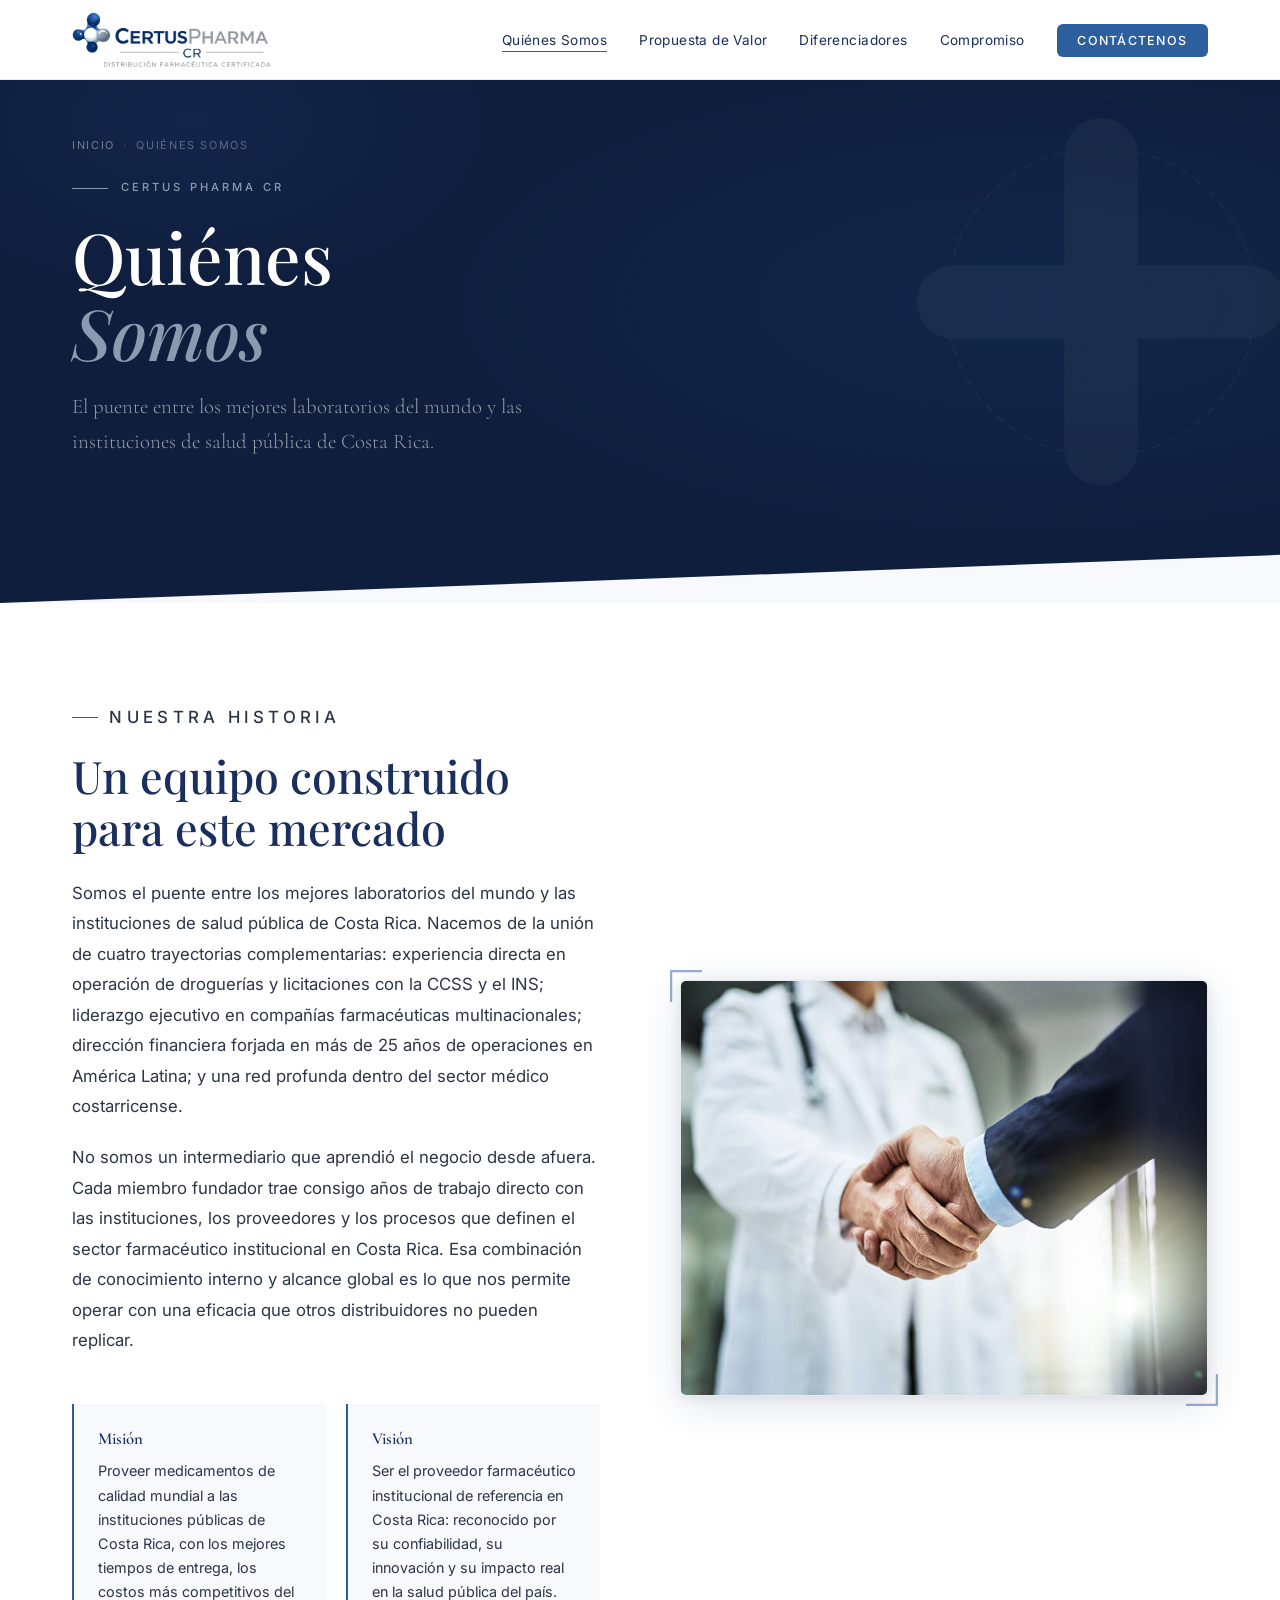
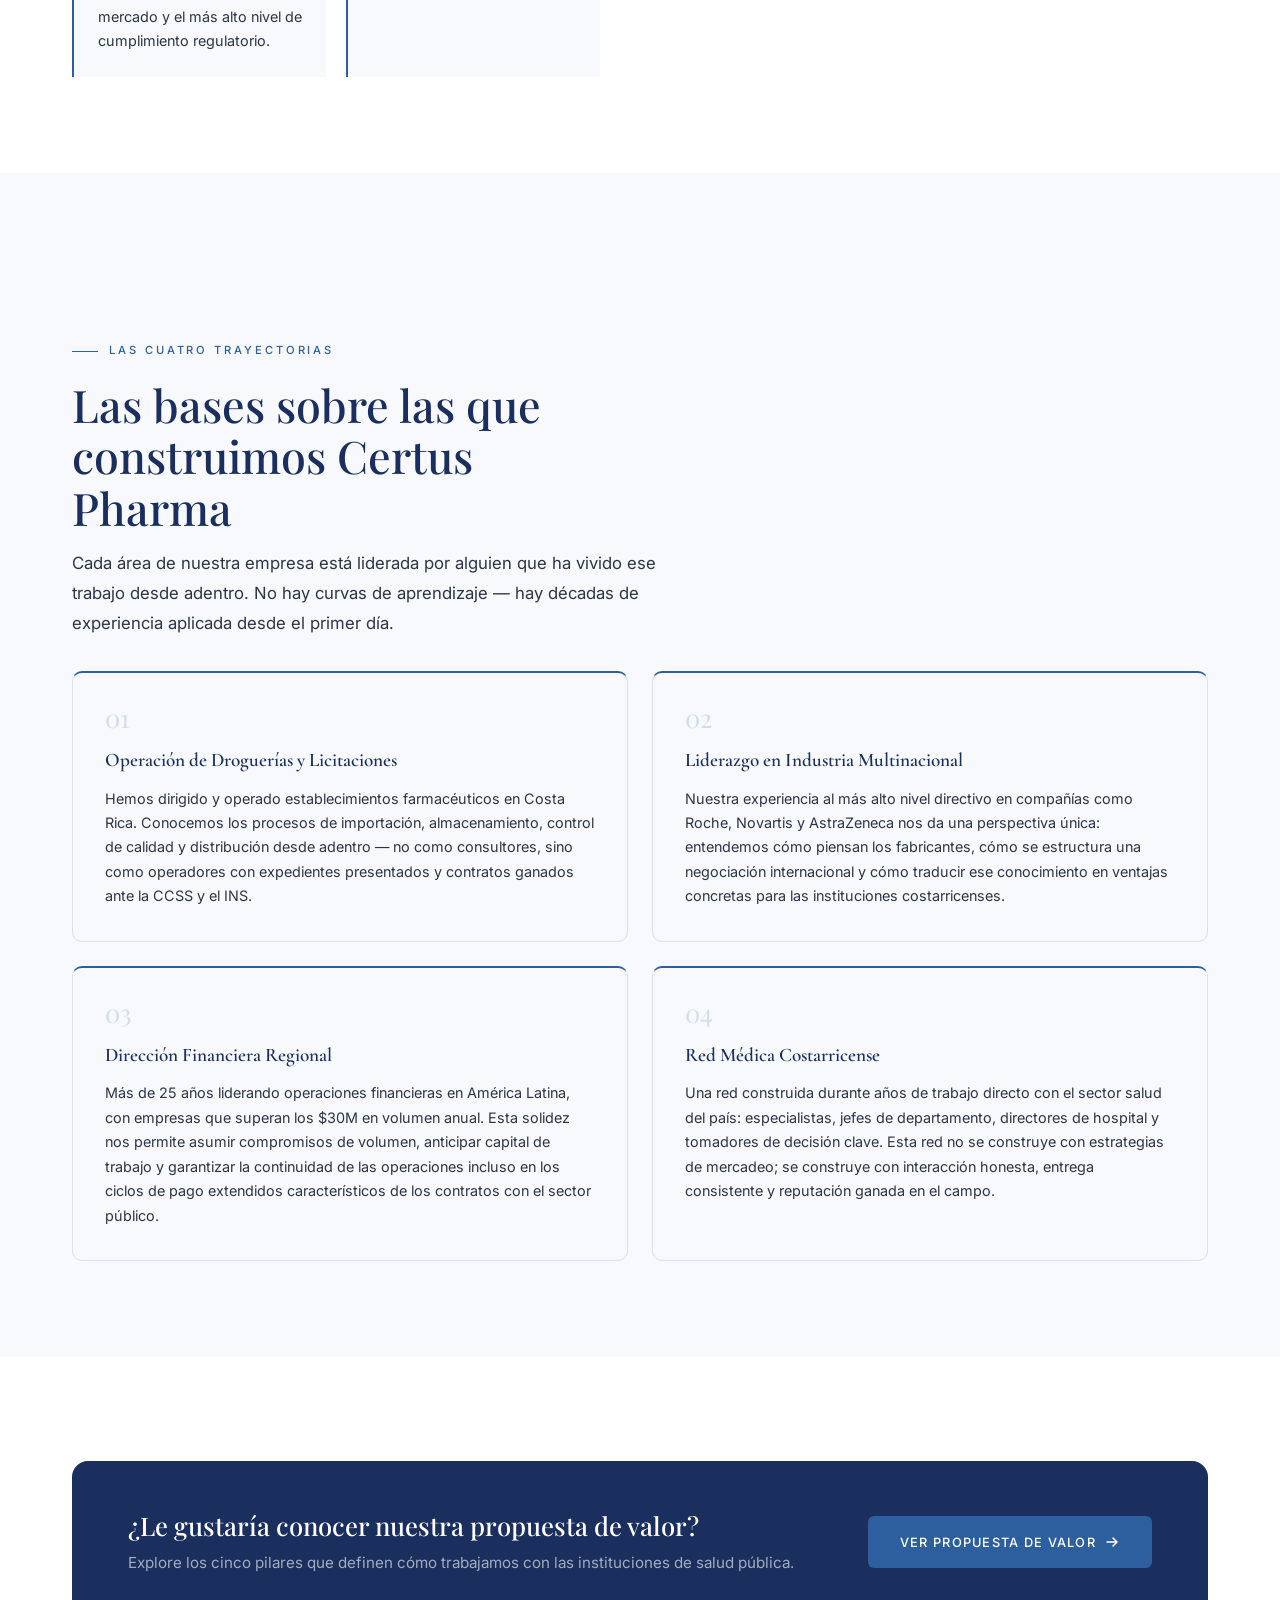
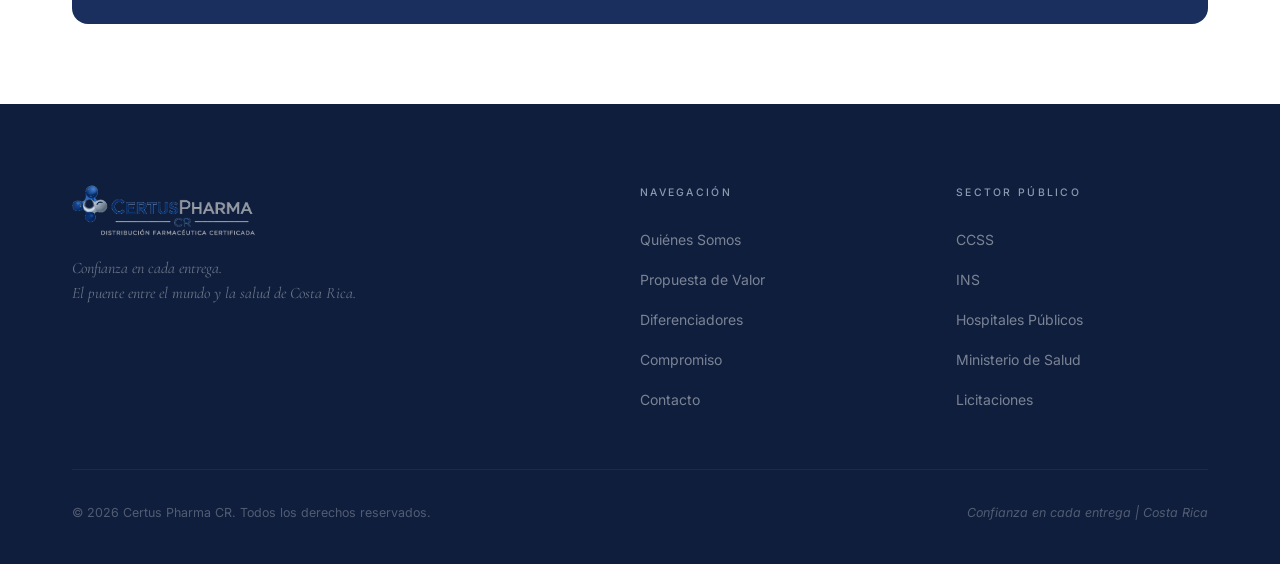
<file: quienes-somos.html>
<!DOCTYPE html>
<html lang="es">
<head>
    <meta charset="UTF-8">
    <meta name="viewport" content="width=device-width, initial-scale=1.0">
    <title>Quiénes Somos | Certus Pharma CR</title>
    <meta name="description" content="Certus Pharma CR nace de la unión de cuatro trayectorias complementarias en el sector farmacéutico costarricense e internacional.">
    <link rel="preconnect" href="https://fonts.googleapis.com">
    <link rel="preconnect" href="https://fonts.gstatic.com" crossorigin>
    <link href="https://fonts.googleapis.com/css2?family=Playfair+Display:ital,wght@0,400;0,500;0,600;0,700;1,400;1,500&family=Cormorant+Garamond:ital,wght@0,300;0,400;0,500;0,600;1,300;1,400&family=Inter:wght@300;400;500;600&display=swap" rel="stylesheet">
    <link rel="stylesheet" href="css/style.css?v=54">
</head>
<body>

    <!-- NAVIGATION -->
    <header>
        <nav class="nav" id="mainNav" aria-label="Navegación principal">
            <div class="container">
                <div class="nav__inner">
                    <a href="index.html" class="nav__logo" aria-label="Certus Pharma CR — Inicio">
                        <img src="images/certus_logo.png" alt="Certus Pharma CR" class="nav__logo-img"
                             style="transition: transform 0.3s ease; cursor: pointer;"
                             onmouseenter="this.style.transform='scale(1.08)'"
                             onmouseleave="this.style.transform='scale(1)'"
                        >
                    </a>
                    <ul class="nav__menu" role="list">
                        <li><a href="quienes-somos.html"   class="nav__link nav__link--active" aria-current="page">Quiénes Somos</a></li>
                        <li><a href="propuesta-valor.html" class="nav__link">Propuesta de Valor</a></li>
                        <li><a href="diferenciadores.html" class="nav__link">Diferenciadores</a></li>
                        <li><a href="compromiso.html"      class="nav__link">Compromiso</a></li>
                        <li><a href="contacto.html"        class="nav__cta-btn">Contáctenos</a></li>
                    </ul>
                    <button class="nav__hamburger" id="hamburger" aria-label="Abrir menú" aria-expanded="false">
                        <span></span><span></span><span></span>
                    </button>
                </div>
            </div>
        </nav>
        <div class="nav__mobile-overlay" id="mobileOverlay" role="dialog" aria-modal="true" aria-label="Menú móvil">
            <a href="quienes-somos.html"   class="nav__mobile-link">Quiénes Somos</a>
            <a href="propuesta-valor.html" class="nav__mobile-link">Propuesta de Valor</a>
            <a href="diferenciadores.html" class="nav__mobile-link">Diferenciadores</a>
            <a href="compromiso.html"      class="nav__mobile-link">Compromiso</a>
            <a href="contacto.html"        class="nav__mobile-cta">Contáctenos</a>
        </div>
    </header>

    <main>

        <!-- PAGE HERO -->
        <section class="page-hero" aria-labelledby="page-title">
            <svg class="page-hero__watermark" viewBox="0 0 500 500" fill="none" xmlns="http://www.w3.org/2000/svg" aria-hidden="true">
                <rect x="210" y="50"  width="80" height="400" rx="40" fill="white"/>
                <rect x="50"  y="210" width="400" height="80"  rx="40" fill="white"/>
                <circle cx="250" cy="90"  r="30" fill="white"/>
                <circle cx="250" cy="410" r="30" fill="white"/>
                <circle cx="90"  cy="250" r="30" fill="white"/>
                <circle cx="410" cy="250" r="30" fill="white"/>
                <circle cx="250" cy="250" r="46" fill="white"/>
                <circle cx="250" cy="250" r="168" stroke="white" stroke-width="2" stroke-dasharray="10 8"/>
                <circle cx="250" cy="250" r="220" stroke="white" stroke-width="1" stroke-dasharray="4 12" opacity="0.6"/>
            </svg>
            <div class="container">
                <div class="page-hero__content">
                    <nav class="page-hero__breadcrumb" aria-label="Ruta de navegación">
                        <a href="index.html">Inicio</a>
                        <span class="page-hero__breadcrumb-sep" aria-hidden="true">›</span>
                        <span>Quiénes Somos</span>
                    </nav>
                    <p class="page-hero__eyebrow">Certus Pharma CR</p>
                    <h1 class="page-hero__title" id="page-title">
                        Quiénes<br><em>Somos</em>
                    </h1>
                    <p class="page-hero__subtitle">
                        El puente entre los mejores laboratorios del mundo y las instituciones de salud pública de Costa Rica.
                    </p>
                </div>
            </div>
        </section>

        <!-- MAIN ABOUT SECTION -->
        <section class="about section-pad" aria-labelledby="about-heading">
            <div class="container">
                <div class="about__grid" style="align-items:center;">

                    <div class="about__text">
                        <p class="label">Nuestra historia</p>
                        <h2 id="about-heading">
                            Un equipo construido<br>para este mercado
                        </h2>
                        <p>
                            Somos el puente entre los mejores laboratorios del mundo y las instituciones de salud pública de Costa Rica. Nacemos de la unión de cuatro trayectorias complementarias: experiencia directa en operación de droguerías y licitaciones con la CCSS y el INS; liderazgo ejecutivo en compañías farmacéuticas multinacionales; dirección financiera forjada en más de 25 años de operaciones en América Latina; y una red profunda dentro del sector médico costarricense.
                        </p>
                        <p style="margin-top:1.25rem;font-size:1.05rem;color:var(--color-body);line-height:1.82;">
                            No somos un intermediario que aprendió el negocio desde afuera. Cada miembro fundador trae consigo años de trabajo directo con las instituciones, los proveedores y los procesos que definen el sector farmacéutico institucional en Costa Rica. Esa combinación de conocimiento interno y alcance global es lo que nos permite operar con una eficacia que otros distribuidores no pueden replicar.
                        </p>
                        <div class="about__mv">
                            <div class="about__mv-card">
                                <h3>Misión</h3>
                                <p>Proveer medicamentos de calidad mundial a las instituciones públicas de Costa Rica, con los mejores tiempos de entrega, los costos más competitivos del mercado y el más alto nivel de cumplimiento regulatorio.</p>
                            </div>
                            <div class="about__mv-card">
                                <h3>Visión</h3>
                                <p>Ser el proveedor farmacéutico institucional de referencia en Costa Rica: reconocido por su confiabilidad, su innovación y su impacto real en la salud pública del país.</p>
                            </div>
                        </div>
                    </div>

                    <div class="about__visual">
                        <div style="position:relative;display:block;overflow:visible;">
                            <svg style="position:absolute;top:-10px;left:-10px;opacity:0.5;pointer-events:none;z-index:2;" width="32" height="32" viewBox="0 0 32 32" fill="none">
                                <path d="M1 31 L1 1 L31 1" stroke="#2D5F9E" stroke-width="2.5" stroke-linecap="round"/>
                            </svg>
                            <img src="images/deal.jpg"
                                 alt="Alianza estratégica con el sector médico"
                                 style="width:100%;height:100%;min-height:360px;object-fit:cover;display:block;border-radius:6px;box-shadow:0 8px 40px rgba(26,47,94,0.14),0 2px 12px rgba(26,47,94,0.08);border:1px solid rgba(45,95,158,0.12);">
                            <svg style="position:absolute;bottom:-10px;right:-10px;opacity:0.5;pointer-events:none;z-index:2;" width="32" height="32" viewBox="0 0 32 32" fill="none">
                                <path d="M31 1 L31 31 L1 31" stroke="#2D5F9E" stroke-width="2.5" stroke-linecap="round"/>
                            </svg>
                        </div>
                    </div>

                </div>
            </div>
        </section>

        <!-- FOUNDING PILLARS -->
        <section style="background-color:var(--color-bg-light);padding:6rem 0;" aria-labelledby="pillars-heading">
            <div class="container">
                <div class="founding-pillars">
                    <p class="label">Las cuatro trayectorias</p>
                    <h2 id="pillars-heading" style="color:var(--color-primary);max-width:560px;">Las bases sobre las que<br>construimos Certus Pharma</h2>
                    <p style="max-width:640px;margin-top:1rem;font-size:1.05rem;color:var(--color-body);line-height:1.78;">
                        Cada área de nuestra empresa está liderada por alguien que ha vivido ese trabajo desde adentro. No hay curvas de aprendizaje — hay décadas de experiencia aplicada desde el primer día.
                    </p>
                    <div class="founding-pillars__grid">
                        <div class="fpillar">
                            <p class="fpillar__num" aria-hidden="true">01</p>
                            <p class="fpillar__title">Operación de Droguerías y Licitaciones</p>
                            <p class="fpillar__desc">Hemos dirigido y operado establecimientos farmacéuticos en Costa Rica. Conocemos los procesos de importación, almacenamiento, control de calidad y distribución desde adentro — no como consultores, sino como operadores con expedientes presentados y contratos ganados ante la CCSS y el INS.</p>
                        </div>
                        <div class="fpillar">
                            <p class="fpillar__num" aria-hidden="true">02</p>
                            <p class="fpillar__title">Liderazgo en Industria Multinacional</p>
                            <p class="fpillar__desc">Nuestra experiencia al más alto nivel directivo en compañías como Roche, Novartis y AstraZeneca nos da una perspectiva única: entendemos cómo piensan los fabricantes, cómo se estructura una negociación internacional y cómo traducir ese conocimiento en ventajas concretas para las instituciones costarricenses.</p>
                        </div>
                        <div class="fpillar">
                            <p class="fpillar__num" aria-hidden="true">03</p>
                            <p class="fpillar__title">Dirección Financiera Regional</p>
                            <p class="fpillar__desc">Más de 25 años liderando operaciones financieras en América Latina, con empresas que superan los $30M en volumen anual. Esta solidez nos permite asumir compromisos de volumen, anticipar capital de trabajo y garantizar la continuidad de las operaciones incluso en los ciclos de pago extendidos característicos de los contratos con el sector público.</p>
                        </div>
                        <div class="fpillar">
                            <p class="fpillar__num" aria-hidden="true">04</p>
                            <p class="fpillar__title">Red Médica Costarricense</p>
                            <p class="fpillar__desc">Una red construida durante años de trabajo directo con el sector salud del país: especialistas, jefes de departamento, directores de hospital y tomadores de decisión clave. Esta red no se construye con estrategias de mercadeo; se construye con interacción honesta, entrega consistente y reputación ganada en el campo.</p>
                        </div>
                    </div>
                </div>
            </div>
        </section>

        <!-- CTA -->
        <section style="background-color:var(--color-white);padding:5rem 0;">
            <div class="container">
                <div class="home-cta">
                    <div class="home-cta__text">
                        <h3>¿Le gustaría conocer nuestra propuesta de valor?</h3>
                        <p>Explore los cinco pilares que definen cómo trabajamos con las instituciones de salud pública.</p>
                    </div>
                    <a href="propuesta-valor.html" class="btn btn--primary">
                        Ver propuesta de valor
                        <svg width="16" height="16" viewBox="0 0 16 16" fill="none" aria-hidden="true">
                            <path d="M3 8h10M9 4l4 4-4 4" stroke="currentColor" stroke-width="1.5" stroke-linecap="round" stroke-linejoin="round"/>
                        </svg>
                    </a>
                </div>
            </div>
        </section>

    </main>

    <!-- FOOTER -->
    <footer class="footer" aria-label="Pie de página">
        <div class="container">
            <div class="footer__main">
                <div>
                    <img src="images/certus_logo.png" alt="Certus Pharma CR" class="footer__logo-img">
                    <p class="footer__tagline">
                        Confianza en cada entrega.<br>
                        El puente entre el mundo y la salud de Costa Rica.
                    </p>
                </div>
                <nav aria-label="Navegación del pie">
                    <p class="footer__col-title">Navegación</p>
                    <ul class="footer__links" role="list">
                        <li><a href="quienes-somos.html"   class="footer__link">Quiénes Somos</a></li>
                        <li><a href="propuesta-valor.html" class="footer__link">Propuesta de Valor</a></li>
                        <li><a href="diferenciadores.html" class="footer__link">Diferenciadores</a></li>
                        <li><a href="compromiso.html"      class="footer__link">Compromiso</a></li>
                        <li><a href="contacto.html"        class="footer__link">Contacto</a></li>
                    </ul>
                </nav>
                <div>
                    <p class="footer__col-title">Sector Público</p>
                    <ul class="footer__links" role="list">
                        <li><span class="footer__link footer__link--static">CCSS</span></li>
                        <li><span class="footer__link footer__link--static">INS</span></li>
                        <li><span class="footer__link footer__link--static">Hospitales Públicos</span></li>
                        <li><span class="footer__link footer__link--static">Ministerio de Salud</span></li>
                        <li><span class="footer__link footer__link--static">Licitaciones</span></li>
                    </ul>
                </div>
            </div>
            <div class="footer__bottom">
                <p class="footer__copy">&copy; 2026 Certus Pharma CR. Todos los derechos reservados.</p>
                <p class="footer__bottom-tag">Confianza en cada entrega | Costa Rica</p>
            </div>
        </div>
    </footer>

    <script src="js/main.js?v=54"></script>
</body>
</html>
</file>
<file: css/style.css>
/* ==============================================
   CUSTOM PROPERTIES
=============================================== */
:root {
    --color-primary:     #1A2F5E;
    --color-secondary:   #2D5F9E;
    --color-accent:      #8A9BB0;
    --color-bg-light:    #F7F9FC;
    --color-bg-dark:     #0F1E3D;
    --color-body:        #2C3547;
    --color-white:       #FFFFFF;
    --color-border:      rgba(138, 155, 176, 0.2);
    --color-card-border: rgba(45, 95, 158, 0.14);

    --font-headline:    'Playfair Display', Georgia, serif;
    --font-subheading:  'Cormorant Garamond', Georgia, serif;
    --font-body:        'Inter', system-ui, -apple-system, sans-serif;

    --nav-height:   80px;
    --radius-sm:    6px;
    --radius-md:    10px;
    --radius-lg:    16px;

    --transition:   0.3s cubic-bezier(0.4, 0, 0.2, 1);
    --shadow-sm:    0 1px 3px rgba(15, 30, 61, 0.08);
    --shadow-md:    0 4px 16px rgba(15, 30, 61, 0.10), 0 2px 8px rgba(15, 30, 61, 0.06);
    --shadow-lg:    0 16px 48px rgba(15, 30, 61, 0.14), 0 4px 16px rgba(15, 30, 61, 0.08);
}

/* ==============================================
   RESET & BASE
=============================================== */
*, *::before, *::after {
    box-sizing: border-box;
    margin: 0;
    padding: 0;
}

html {
    scroll-behavior: smooth;
    font-size: 16px;
    -webkit-font-smoothing: antialiased;
    -moz-osx-font-smoothing: grayscale;
}

body {
    font-family: var(--font-body);
    color: var(--color-body);
    background-color: var(--color-bg-light);
    line-height: 1.7;
    overflow-x: hidden;
}

img  { max-width: 100%; display: block; }
a    { text-decoration: none; color: inherit; }
ul   { list-style: none; }
button { cursor: pointer; border: none; background: none; font-family: inherit; }

h1 { font-family: var(--font-headline); font-size: clamp(2.6rem, 5.5vw, 4.75rem); line-height: 1.08; font-weight: 500; }
h2 { font-family: var(--font-headline); font-size: clamp(2rem,   3.5vw, 3.1rem);  line-height: 1.15; font-weight: 500; }
h3 { font-family: var(--font-subheading); font-size: clamp(1.2rem, 1.8vw, 1.6rem); line-height: 1.3;  font-weight: 600; }
p  { font-size: 1rem; line-height: 1.78; }

/* ==============================================
   LAYOUT
=============================================== */
.container {
    width: 100%;
    max-width: 1200px;
    margin: 0 auto;
    padding: 0 2rem;
}

.section-pad {
    padding: 6rem 0;
}


/* ==============================================
   HERO LOAD SEQUENCE (index.html)
=============================================== */
.hero__eyebrow,
.hero__title,
.hero__subtitle,
.hero__actions {
    opacity: 0;
    transform: translateY(60px);
    animation: heroTextIn 0.9s cubic-bezier(0.16, 1, 0.3, 1) forwards;
}
.hero__eyebrow  { animation-delay: 0.3s; }
.hero__title    { animation-delay: 0.5s; }
.hero__subtitle { animation-delay: 0.9s; }
.hero__actions  { animation-delay: 1.1s; }

/* ==============================================
   PAGE-HERO LOAD SEQUENCE (inner pages)
=============================================== */
.page-hero__breadcrumb,
.page-hero__eyebrow,
.page-hero__title,
.page-hero__subtitle {
    opacity: 0;
    transform: translateY(60px);
    animation: heroTextIn 0.9s cubic-bezier(0.16, 1, 0.3, 1) forwards;
}
.page-hero__breadcrumb { animation-delay: 0.15s; }
.page-hero__eyebrow    { animation-delay: 0.30s; }
.page-hero__title      { animation-delay: 0.50s; }
.page-hero__subtitle   { animation-delay: 0.72s; }

@keyframes heroTextIn {
    to { opacity: 1; transform: none; }
}

/* ==============================================
   SECTION LABEL
=============================================== */
.label {
    display: inline-flex;
    align-items: center;
    gap: 0.7rem;
    font-family: var(--font-body);
    font-size: 0.7rem;
    font-weight: 500;
    letter-spacing: 0.26em;
    text-transform: uppercase;
    color: var(--color-secondary);
    margin-bottom: 1.1rem;
}
.label::before {
    content: '';
    display: block;
    width: 26px;
    height: 1px;
    background-color: var(--color-secondary);
    flex-shrink: 0;
}
.label--light         { color: var(--color-accent); }
.label--light::before { background-color: var(--color-accent); }
.label--center        { display: flex; justify-content: center; }

/* ==============================================
   BUTTONS
=============================================== */
.btn {
    display: inline-flex;
    align-items: center;
    gap: 0.5rem;
    font-family: var(--font-body);
    font-size: 0.8rem;
    font-weight: 500;
    letter-spacing: 0.1em;
    text-transform: uppercase;
    border-radius: var(--radius-sm);
    padding: 0.95rem 2rem;
    transition: background-color var(--transition), transform var(--transition), box-shadow var(--transition);
}
.btn--primary {
    color: var(--color-white);
    background-color: var(--color-secondary);
}
.btn--primary:hover {
    background-color: #245098;
    transform: translateY(-2px);
    box-shadow: 0 8px 28px rgba(45, 95, 158, 0.38);
}
.btn--dark {
    color: var(--color-white);
    background-color: var(--color-primary);
}
.btn--dark:hover {
    background-color: var(--color-secondary);
    transform: translateY(-2px);
}
.btn--ghost {
    color: rgba(255,255,255,0.72);
    border-bottom: 1px solid rgba(255,255,255,0.28);
    padding: 0 0 3px;
    border-radius: 0;
    letter-spacing: 0.05em;
    font-size: 0.875rem;
    text-transform: none;
    font-weight: 400;
}
.btn--ghost:hover {
    color: var(--color-white);
    border-color: var(--color-white);
}

/* ==============================================
   NAVIGATION
=============================================== */
.nav {
    position: fixed;
    inset: 0 0 auto 0;
    height: var(--nav-height);
    z-index: 1000;
    display: flex;
    align-items: center;
    background-color: #FFFFFF;
    border-bottom: 1px solid #E8EDF4;
    transition: background-color var(--transition), box-shadow var(--transition);
}
.nav.scrolled {
    background-color: #FFFFFF;
    box-shadow: 0 1px 0 #E8EDF4, 0 4px 16px rgba(26,47,94,0.06);
}

.nav__inner {
    display: flex;
    align-items: center;
    justify-content: space-between;
    width: 100%;
}

/* Logo — image */
.nav__logo {
    display: flex;
    align-items: center;
    line-height: 1;
}
.nav__logo-img {
    width: 200px;
    height: auto;
    display: block;
    object-fit: contain;
}

/* Fallback text logo (unused when image present) */
.nav__logo-main {
    font-family: var(--font-headline);
    font-size: 1.3rem;
    font-weight: 700;
    color: var(--color-white);
    letter-spacing: 0.05em;
}
.nav__logo-sub {
    font-family: var(--font-body);
    font-size: 0.58rem;
    font-weight: 400;
    letter-spacing: 0.2em;
    text-transform: uppercase;
    color: var(--color-accent);
    margin-top: 3px;
}

.nav__menu {
    display: flex;
    align-items: center;
    gap: 2rem;
}
.nav__link {
    font-size: 0.85rem;
    font-weight: 400;
    color: #1A2F5E;
    letter-spacing: 0.03em;
    position: relative;
    transition: color var(--transition);
}
.nav__link::after {
    content: '';
    position: absolute;
    bottom: -4px;
    left: 0;
    right: 0;
    height: 1px;
    background-color: var(--color-secondary);
    transform: scaleX(0);
    transform-origin: right;
    transition: transform var(--transition);
}
.nav__link:hover           { color: var(--color-secondary); }
.nav__link:hover::after    { transform: scaleX(1); transform-origin: left; }
.nav__link--active         { color: #1A2F5E; }
.nav__link--active::after  { transform: scaleX(1); }

.nav__cta-btn {
    font-size: 0.78rem;
    font-weight: 500;
    letter-spacing: 0.1em;
    text-transform: uppercase;
    color: var(--color-white);
    background-color: var(--color-secondary);
    padding: 0.58rem 1.3rem;
    border-radius: var(--radius-sm);
    transition: background-color var(--transition), transform var(--transition);
}
.nav__cta-btn:hover {
    background-color: var(--color-primary);
    transform: translateY(-1px);
}

/* Hamburger */
.nav__hamburger {
    display: none;
    flex-direction: column;
    gap: 5px;
    padding: 4px 2px;
}
.nav__hamburger span {
    display: block;
    width: 23px;
    height: 2px;
    background-color: #1A2F5E;
    border-radius: 2px;
    transition: transform var(--transition), opacity var(--transition);
}
.nav__hamburger.is-open span:nth-child(1) { transform: translateY(7px) rotate(45deg); }
.nav__hamburger.is-open span:nth-child(2) { opacity: 0; transform: scaleX(0); }
.nav__hamburger.is-open span:nth-child(3) { transform: translateY(-7px) rotate(-45deg); }

/* Mobile overlay */
.nav__mobile-overlay {
    display: none;
    position: fixed;
    inset: var(--nav-height) 0 0 0;
    background-color: rgba(9, 16, 38, 0.97);
    backdrop-filter: blur(16px);
    z-index: 999;
    flex-direction: column;
    align-items: center;
    justify-content: center;
    gap: 2rem;
}
.nav__mobile-overlay.is-open { display: flex; }
.nav__mobile-link {
    font-family: var(--font-headline);
    font-size: 2rem;
    color: rgba(255,255,255,0.85);
    transition: color var(--transition);
}
.nav__mobile-link:hover { color: var(--color-accent); }
.nav__mobile-cta {
    font-size: 0.85rem;
    font-weight: 500;
    letter-spacing: 0.12em;
    text-transform: uppercase;
    color: var(--color-white);
    background-color: var(--color-secondary);
    padding: 0.9rem 2.4rem;
    border-radius: var(--radius-sm);
    margin-top: 0.5rem;
}

/* ==============================================
   HERO — full viewport (homepage)
=============================================== */
.hero {
    position: relative;
    min-height: 100vh;
    display: flex;
    align-items: center;
    background-color: var(--color-bg-dark);
    background-image: url('../images/warehouse.png');
    background-size: cover;
    background-position: center;
    background-attachment: scroll;
    background-blend-mode: multiply;
    overflow: hidden;
}
.hero::before {
    content: '';
    position: absolute;
    inset: 0;
    background: linear-gradient(
        to right,
        rgba(5, 15, 35, 0.88) 0%,
        rgba(5, 15, 35, 0.88) 45%,
        rgba(5, 15, 35, 0.40) 100%
    );
    pointer-events: none;
}

.hero__watermark {
    position: absolute;
    top: 50%;
    right: -4%;
    transform: translateY(-50%);
    width: min(58vw, 580px);
    opacity: 0.045;
    pointer-events: none;
    animation: watermarkFloat 14s ease-in-out infinite;
}
@keyframes watermarkFloat {
    0%,100% { transform: translateY(-50%) rotate(0deg) scale(1); }
    30%      { transform: translateY(-52%) rotate(1.5deg) scale(1.01); }
    65%      { transform: translateY(-48%) rotate(-1.5deg) scale(0.99); }
}

.hero__content {
    position: relative;
    z-index: 2;
    padding-top: calc(var(--nav-height) + 4rem);
    padding-bottom: 5rem;
    max-width: 760px;
}

.hero__eyebrow {
    display: flex;
    align-items: center;
    gap: 0.8rem;
    font-size: 0.7rem;
    font-weight: 500;
    letter-spacing: 0.28em;
    text-transform: uppercase;
    color: var(--color-accent);
    margin-bottom: 1.75rem;
}
.hero__eyebrow::before {
    content: '';
    display: block;
    width: 36px;
    height: 1px;
    background-color: var(--color-accent);
}

.hero__title           { color: var(--color-white); margin-bottom: 1.75rem; }
.hero__title em        { font-style: italic; color: var(--color-accent); }

.hero__subtitle {
    font-family: var(--font-subheading);
    font-size: clamp(1.1rem, 2vw, 1.45rem);
    font-weight: 300;
    color: rgba(255,255,255,0.6);
    line-height: 1.65;
    margin-bottom: 2.75rem;
    max-width: 520px;
}

.hero__actions {
    display: flex;
    align-items: center;
    gap: 2rem;
    flex-wrap: wrap;
}

/* Scroll hint */
.hero__scroll {
    position: absolute;
    bottom: 2.5rem;
    left: 50%;
    transform: translateX(-50%);
    display: flex;
    flex-direction: column;
    align-items: center;
    gap: 8px;
    color: rgba(255,255,255,0.28);
    font-size: 0.65rem;
    letter-spacing: 0.2em;
    text-transform: uppercase;
    animation: scrollBounce 2.8s ease-in-out infinite;
}
@keyframes scrollBounce {
    0%,100% { transform: translateX(-50%) translateY(0); }
    50%      { transform: translateX(-50%) translateY(7px); }
}
.hero__scroll-arrow {
    width: 18px;
    height: 18px;
    border-right: 1px solid rgba(255,255,255,0.3);
    border-bottom: 1px solid rgba(255,255,255,0.3);
    transform: rotate(45deg);
}

/* ==============================================
   PAGE HERO — 60vh (inner pages)
=============================================== */
.page-hero {
    position: relative;
    min-height: 60vh;
    display: flex;
    align-items: center;
    background-color: var(--color-bg-dark);
    overflow: hidden;
    clip-path: polygon(0 0, 100% 0, 100% 92%, 0 100%);
}
.page-hero::before {
    content: '';
    position: absolute;
    inset: 0;
    background:
        radial-gradient(ellipse 70% 60% at 80% 50%, rgba(45,95,158,0.13) 0%, transparent 65%),
        radial-gradient(ellipse 40% 50% at 15% 20%, rgba(26,47,94,0.4) 0%, transparent 60%);
    pointer-events: none;
}

.page-hero__watermark {
    position: absolute;
    top: 50%;
    right: -4%;
    transform: translateY(-50%);
    width: min(46vw, 460px);
    opacity: 0.035;
    pointer-events: none;
    animation: watermarkFloat 14s ease-in-out infinite;
}

.page-hero__content {
    position: relative;
    z-index: 2;
    padding-top: calc(var(--nav-height) + 3.5rem);
    padding-bottom: 9rem;
    max-width: 760px;
}

.page-hero__breadcrumb {
    display: flex;
    align-items: center;
    gap: 0.5rem;
    font-size: 0.68rem;
    font-weight: 400;
    letter-spacing: 0.15em;
    text-transform: uppercase;
    color: rgba(255,255,255,0.32);
    margin-bottom: 1.5rem;
}
.page-hero__breadcrumb a {
    color: rgba(255,255,255,0.42);
    transition: color var(--transition);
}
.page-hero__breadcrumb a:hover  { color: var(--color-accent); }
.page-hero__breadcrumb-sep      { opacity: 0.4; font-size: 0.6rem; }

.page-hero__eyebrow {
    display: flex;
    align-items: center;
    gap: 0.8rem;
    font-size: 0.7rem;
    font-weight: 500;
    letter-spacing: 0.28em;
    text-transform: uppercase;
    color: var(--color-accent);
    margin-bottom: 1.25rem;
}
.page-hero__eyebrow::before {
    content: '';
    display: block;
    width: 36px;
    height: 1px;
    background-color: var(--color-accent);
}

.page-hero__title {
    color: var(--color-white);
    margin-bottom: 1.25rem;
}
.page-hero__title em { font-style: italic; color: var(--color-accent); }

.page-hero__subtitle {
    font-family: var(--font-subheading);
    font-size: clamp(1rem, 1.8vw, 1.3rem);
    font-weight: 300;
    color: rgba(255,255,255,0.55);
    line-height: 1.65;
    max-width: 520px;
}

/* ==============================================
   HOMEPAGE SECTION PREVIEWS
=============================================== */
.previews {
    background-color: var(--color-white);
}

.previews__header {
    max-width: 600px;
    margin-bottom: 4rem;
}
.previews__header h2 { color: var(--color-primary); margin-top: 0.5rem; }

.previews__grid {
    display: grid;
    grid-template-columns: 1fr 1fr;
    gap: 1.5rem;
    margin-bottom: 1.5rem;
}

.pcard {
    background-color: var(--color-bg-light);
    border: 1px solid var(--color-card-border);
    border-radius: var(--radius-lg);
    padding: 2.5rem;
    display: flex;
    flex-direction: column;
    gap: 0.85rem;
    transition: transform var(--transition), box-shadow var(--transition), border-color var(--transition);
    position: relative;
    overflow: hidden;
}
.pcard::before {
    content: '';
    position: absolute;
    inset: 0 0 auto 0;
    height: 2px;
    background: linear-gradient(90deg, var(--color-primary), var(--color-secondary));
    transform: scaleX(0);
    transform-origin: left;
    transition: transform 0.4s ease;
}
.pcard:hover {
    transform: translateY(-8px);
    box-shadow: inset 3px 0 0 var(--color-secondary), 0 20px 60px rgba(26, 47, 94, 0.2);
    border-color: rgba(45,95,158,0.22);
    background-color: #fafcff;
}
.pcard:hover::before { transform: scaleX(1); }

.pcard__label {
    font-size: 0.68rem;
    font-weight: 500;
    letter-spacing: 0.22em;
    text-transform: uppercase;
    color: var(--color-secondary);
}
.pcard__title {
    font-family: var(--font-headline);
    font-size: clamp(1.3rem, 1.8vw, 1.6rem);
    font-weight: 500;
    color: var(--color-primary);
    line-height: 1.2;
}
.pcard__excerpt {
    font-size: 0.9rem;
    color: var(--color-body);
    line-height: 1.72;
    flex-grow: 1;
}
.pcard__link {
    display: inline-flex;
    align-items: center;
    gap: 0.45rem;
    font-size: 0.75rem;
    font-weight: 500;
    letter-spacing: 0.1em;
    text-transform: uppercase;
    color: var(--color-secondary);
    margin-top: 0.5rem;
    transition: gap var(--transition), color var(--transition);
}
.pcard:hover .pcard__link { gap: 0.75rem; color: var(--color-primary); }

/* Homepage CTA strip */
.home-cta {
    background-color: var(--color-primary);
    border-radius: var(--radius-lg);
    padding: 3rem 3.5rem;
    display: flex;
    align-items: center;
    justify-content: space-between;
    gap: 2rem;
    flex-wrap: wrap;
    margin-top: 1.5rem;
}
.home-cta__text h3 {
    font-family: var(--font-headline);
    font-size: clamp(1.3rem, 2vw, 1.75rem);
    font-weight: 500;
    color: var(--color-white);
    margin-bottom: 0.5rem;
}
.home-cta__text p {
    font-size: 0.95rem;
    color: rgba(255,255,255,0.6);
    line-height: 1.65;
}
.home-cta .btn--primary {
    background-color: var(--color-secondary);
    flex-shrink: 0;
}
.home-cta .btn--primary:hover { background-color: #245098; }

/* ==============================================
   ABOUT / QUIÉNES SOMOS
=============================================== */
.about {
    background-color: var(--color-white);
}

.about__grid {
    display: grid;
    grid-template-columns: 1fr 1fr;
    gap: 5rem;
    align-items: center;
}

.about__text h2          { color: var(--color-primary); margin-bottom: 1.5rem; }
.about__text > p {
    font-size: 1.05rem;
    color: var(--color-body);
    line-height: 1.82;
}

.about__mv {
    margin-top: 3rem;
    display: grid;
    grid-template-columns: 1fr 1fr;
    gap: 1.25rem;
}
.about__mv-card {
    padding: 1.5rem;
    background-color: var(--color-bg-light);
    border-left: 2px solid var(--color-secondary);
}
.about__mv-card h3 {
    font-family: var(--font-subheading);
    font-size: 1.05rem;
    font-weight: 600;
    color: var(--color-primary);
    margin-bottom: 0.6rem;
}
.about__mv-card p {
    font-size: 0.9rem;
    line-height: 1.68;
    color: var(--color-body);
}

/* Decorative visual */
.about__visual {
    display: flex;
    align-items: center;
    justify-content: center;
}
.about__visual-wrap {
    position: relative;
    width: min(100%, 400px);
    aspect-ratio: 1;
}
.about__ring             { position: absolute; border-radius: 50%; }
.about__ring--a          { inset: 0;   border: 1px solid rgba(45,95,158,0.10); }
.about__ring--b          { inset: 10%; border: 1px solid rgba(45,95,158,0.09); }
.about__ring--c          { inset: 22%; border: 1px solid rgba(45,95,158,0.08); }
.about__ring--d          { inset: 36%; border: 1px solid rgba(45,95,158,0.12); }
.about__ring--e {
    inset: 0;
    border: 1px dashed rgba(45,95,158,0.07);
    border-radius: 50%;
    animation: ringRotate 40s linear infinite;
}
@keyframes ringRotate { to { transform: rotate(360deg); } }
.about__cross {
    position: absolute;
    top: 50%;
    left: 50%;
    transform: translate(-50%, -50%);
}

/* About photo (replaces decorative rings on quienes-somos) */
.about__img-wrap {
    position: relative;
    border-radius: var(--radius-sm);
    overflow: hidden;
    width: 100%;
    min-height: 480px;
    align-self: stretch;
}
.about__photo {
    width: 100%;
    height: 100%;
    object-fit: cover;
    display: block;
    border-radius: var(--radius-sm);
}
.about__img-wrap::after {
    content: '';
    position: absolute;
    inset: 0;
    background: rgba(26, 47, 94, 0.25);
    border-radius: var(--radius-sm);
    pointer-events: none;
}

/* Founding pillars (quienes-somos detail) */
.founding-pillars {
    margin-top: 4rem;
}
.founding-pillars__grid {
    display: grid;
    grid-template-columns: 1fr 1fr;
    gap: 1.5rem;
    margin-top: 2rem;
}
.fpillar {
    padding: 2rem;
    background-color: var(--color-bg-light);
    border: 1px solid var(--color-card-border);
    border-radius: var(--radius-md);
    border-top: 2px solid var(--color-secondary);
    transition: transform var(--transition), box-shadow var(--transition);
}
.fpillar:hover {
    transform: translateY(-8px);
    box-shadow: inset 3px 0 0 var(--color-secondary), 0 20px 60px rgba(26, 47, 94, 0.2);
    background-color: #fafcff;
}
.fpillar__num {
    font-family: var(--font-headline);
    font-size: 1.6rem;
    font-weight: 400;
    color: rgba(45,95,158,0.18);
    line-height: 1;
    margin-bottom: 0.75rem;
}
.fpillar__title {
    font-family: var(--font-subheading);
    font-size: 1.2rem;
    font-weight: 600;
    color: var(--color-primary);
    margin-bottom: 0.6rem;
}
.fpillar__desc {
    font-size: 0.9rem;
    line-height: 1.7;
    color: var(--color-body);
}

/* ==============================================
   VALUE PROPOSITION
=============================================== */
.values {
    background-color: var(--color-bg-light);
}

.values__header {
    max-width: 600px;
    margin: 0 auto 4.5rem;
    text-align: center;
}
.values__header h2 { color: var(--color-primary); margin-bottom: 0.9rem; }
.values__header p  { color: var(--color-accent); font-size: 1.05rem; }

.values__grid {
    display: grid;
    grid-template-columns: repeat(5, 1fr);
    gap: 1.25rem;
}

/* Full-page values — 2-col expanded layout */
.values-full .values__grid {
    grid-template-columns: 1fr 1fr;
    gap: 1.5rem;
}
.values-full .vcard {
    text-align: left;
    display: grid;
    grid-template-columns: auto 1fr;
    column-gap: 1.5rem;
    row-gap: 0.5rem;
    align-items: start;
    padding: 2.25rem;
}
.values-full .vcard__icon  { margin: 0; grid-row: span 3; align-self: start; margin-top: 2px; }
.values-full .vcard__title { font-size: 1.35rem; margin-bottom: 0; }
.values-full .vcard__desc  { font-size: 0.9rem; grid-column: 2; }
.values-full .vcard__extra {
    grid-column: 2;
    font-size: 0.875rem;
    line-height: 1.7;
    color: var(--color-accent);
    margin-top: 0.25rem;
}
.values-full .vcard:last-child {
    grid-column: 1 / -1;
}

.vcard {
    background-color: var(--color-white);
    border: 1px solid var(--color-card-border);
    border-radius: var(--radius-lg);
    padding: 2.5rem 1.5rem 2rem;
    text-align: center;
    position: relative;
    overflow: hidden;
    transition: transform var(--transition), box-shadow var(--transition), border-color var(--transition);
}
.vcard::before {
    content: '';
    position: absolute;
    inset: 0 0 auto 0;
    height: 3px;
    background: linear-gradient(90deg, var(--color-primary), var(--color-secondary));
    transform: scaleX(0);
    transform-origin: left;
    transition: transform 0.4s ease;
}
.vcard:hover {
    transform: translateY(-8px);
    box-shadow: inset 3px 0 0 var(--color-secondary), 0 20px 60px rgba(26, 47, 94, 0.2);
    border-color: rgba(45,95,158,0.22);
    background-color: #fafcff;
}
.vcard:hover::before { transform: scaleX(1); }

.vcard__icon {
    width: 52px;
    height: 52px;
    margin: 0 auto 1.4rem;
    display: flex;
    align-items: center;
    justify-content: center;
    background-color: rgba(45,95,158,0.07);
    border-radius: 12px;
    color: var(--color-secondary);
    flex-shrink: 0;
}
.vcard__title {
    font-family: var(--font-headline);
    font-size: 1.25rem;
    font-weight: 600;
    color: var(--color-primary);
    margin-bottom: 0.6rem;
}
.vcard__desc {
    font-size: 0.875rem;
    color: var(--color-body);
    line-height: 1.65;
}

/* ==============================================
   DIFFERENTIATORS
=============================================== */
.diff {
    background-color: var(--color-white);
}

.diff__header          { max-width: 580px; margin-bottom: 4rem; }
.diff__header h2       { color: var(--color-primary); margin-top: 0.5rem; }

.diff__grid {
    display: grid;
    grid-template-columns: 1fr 1fr;
    gap: 0 4rem;
}

.diff-item {
    display: grid;
    grid-template-columns: 52px 1fr;
    gap: 1.5rem;
    align-items: start;
    padding: 2rem 0;
    border-bottom: 1px solid var(--color-border);
    transition: border-color var(--transition), transform var(--transition), box-shadow var(--transition), background-color var(--transition);
}
.diff-item:hover {
    border-color: rgba(45,95,158,0.35);
    transform: translateY(-4px);
    box-shadow: inset 3px 0 0 var(--color-secondary), 0 12px 30px rgba(26, 47, 94, 0.08);
    background-color: rgba(247, 249, 252, 0.5);
}

.diff-item__num {
    font-family: var(--font-headline);
    font-size: 2.1rem;
    font-weight: 400;
    color: rgba(45,95,158,0.18);
    line-height: 1;
    transition: color var(--transition);
}
.diff-item:hover .diff-item__num { color: rgba(45,95,158,0.4); }

.diff-item__title {
    font-family: var(--font-subheading);
    font-size: 1.2rem;
    font-weight: 600;
    color: var(--color-primary);
    margin-bottom: 0.45rem;
}
.diff-item__desc {
    font-size: 0.9rem;
    color: var(--color-body);
    line-height: 1.68;
}
.diff-item__extra {
    margin-top: 0.75rem;
    font-size: 0.875rem;
    color: var(--color-accent);
    line-height: 1.65;
}

/* ==============================================
   IMAGE DIVIDER STRIP
=============================================== */
.img-divider {
    height: 280px;
    background-color: var(--color-bg-dark);
    background-image: url('../images/warehouse.png');
    background-size: cover;
    background-position: center;
    background-attachment: scroll;
    background-blend-mode: multiply;
    position: relative;
    overflow: hidden;
}
.img-divider::before {
    content: '';
    position: absolute;
    inset: 0;
    background: rgba(5, 15, 35, 0.80);
    pointer-events: none;
}


/* ==============================================
   COMMITMENT / CCSS
=============================================== */
.commitment {
    background-color: var(--color-bg-dark);
    position: relative;
    overflow: hidden;
}
.commitment__glow {
    position: absolute;
    inset: 0;
    background: radial-gradient(ellipse 50% 60% at 25% 50%, rgba(45,95,158,0.18) 0%, transparent 65%);
    pointer-events: none;
}

.commitment--photo {
    background-size: cover;
    background-position: center;
    background-attachment: scroll;
    background-blend-mode: multiply;
}
.commitment--photo .commitment__glow {
    background: rgba(5, 15, 35, 0.85);
}

.commitment__inner {
    position: relative;
    z-index: 2;
    max-width: 800px;
    margin: 0 auto;
    text-align: center;
}

.commitment__seal {
    display: inline-flex;
    align-items: center;
    justify-content: center;
    width: 76px;
    height: 76px;
    border-radius: 50%;
    border: 1px solid rgba(138,155,176,0.28);
    margin-bottom: 1.5rem;
    position: relative;
}
.commitment__seal::before {
    content: '';
    position: absolute;
    inset: -7px;
    border-radius: 50%;
    border: 1px solid rgba(138,155,176,0.13);
}
.commitment__seal::after {
    content: '';
    position: absolute;
    inset: -14px;
    border-radius: 50%;
    border: 1px solid rgba(138,155,176,0.06);
}

.commitment__title   { color: var(--color-white); margin-bottom: 1.25rem; }

.commitment__rule {
    width: 56px;
    height: 1px;
    background: linear-gradient(90deg, transparent, var(--color-accent), transparent);
    margin: 2rem auto;
}

.commitment__body {
    font-size: 1.06rem;
    color: rgba(255,255,255,0.62);
    line-height: 1.88;
    margin-bottom: 2.5rem;
}
.commitment__body strong { color: rgba(255,255,255,0.92); font-weight: 500; }

.commitment__tags {
    display: flex;
    flex-wrap: wrap;
    gap: 0.75rem;
    justify-content: center;
}
.commitment__tag {
    font-size: 0.72rem;
    font-weight: 500;
    letter-spacing: 0.13em;
    text-transform: uppercase;
    color: var(--color-accent);
    border: 1px solid rgba(138,155,176,0.22);
    padding: 0.4rem 1rem;
    border-radius: 2px;
}

/* Commitment pillars (detail page) */
.commitment-pillars        { margin-top: 4rem; }
.commitment-pillars h2     { color: var(--color-white); margin-bottom: 0.75rem; }
.commitment-pillars .label { margin-bottom: 0.5rem; }

.commitment-pillars__grid {
    display: grid;
    grid-template-columns: 1fr 1fr 1fr;
    gap: 1.5rem;
    margin-top: 2.5rem;
}
.cpillar {
    padding: 2rem;
    border: 1px solid rgba(138,155,176,0.15);
    border-radius: var(--radius-md);
    transition: border-color var(--transition), transform var(--transition), box-shadow var(--transition);
}
.cpillar:hover {
    border-color: rgba(138,155,176,0.4);
    transform: translateY(-8px);
    box-shadow: inset 3px 0 0 var(--color-secondary), 0 20px 60px rgba(0, 0, 0, 0.25);
}
.cpillar__num {
    font-family: var(--font-headline);
    font-size: 1.6rem;
    font-weight: 400;
    color: rgba(138,155,176,0.25);
    line-height: 1;
    margin-bottom: 0.75rem;
}
.cpillar__title {
    font-family: var(--font-subheading);
    font-size: 1.2rem;
    font-weight: 600;
    color: rgba(255,255,255,0.85);
    margin-bottom: 0.65rem;
}
.cpillar__desc {
    font-size: 0.9rem;
    color: rgba(255,255,255,0.48);
    line-height: 1.68;
}

/* ==============================================
   CONTACT / CTA
=============================================== */
.contact {
    background-color: var(--color-bg-light);
}

.contact__header              { text-align: center; margin-bottom: 4rem; }
.contact__header h2           { color: var(--color-primary); margin-bottom: 1rem; }
.contact__header p {
    font-size: 1.05rem;
    color: var(--color-body);
    max-width: 580px;
    margin: 0 auto;
}

.contact__grid {
    display: grid;
    grid-template-columns: 1fr 1.15fr;
    gap: 5rem;
    align-items: start;
}

.contact__info-title {
    font-family: var(--font-subheading);
    font-size: 1.55rem;
    font-weight: 600;
    color: var(--color-primary);
    margin-bottom: 1.25rem;
}
.contact__info p {
    color: var(--color-body);
    font-size: 0.95rem;
    line-height: 1.78;
    margin-bottom: 1.25rem;
}
.contact__location {
    display: flex;
    align-items: center;
    gap: 0.6rem;
    font-size: 0.85rem;
    color: var(--color-accent);
    margin-bottom: 2rem;
}

.contact-form {
    background-color: var(--color-white);
    border: 1px solid var(--color-card-border);
    border-radius: var(--radius-lg);
    padding: 2.5rem 2.25rem;
    box-shadow: var(--shadow-sm);
}

.form-row {
    display: grid;
    grid-template-columns: 1fr 1fr;
    gap: 1rem;
}
.form-group            { margin-bottom: 1.25rem; }
.form-group label {
    display: block;
    font-size: 0.7rem;
    font-weight: 500;
    letter-spacing: 0.12em;
    text-transform: uppercase;
    color: var(--color-primary);
    margin-bottom: 0.5rem;
}
.form-group input,
.form-group textarea {
    width: 100%;
    font-family: var(--font-body);
    font-size: 0.925rem;
    color: var(--color-body);
    background-color: var(--color-bg-light);
    border: 1px solid rgba(138,155,176,0.28);
    border-radius: var(--radius-sm);
    padding: 0.85rem 1rem;
    outline: none;
    appearance: none;
    -webkit-appearance: none;
    transition: border-color var(--transition), box-shadow var(--transition);
}
.form-group input::placeholder,
.form-group textarea::placeholder {
    color: rgba(138,155,176,0.7);
    font-size: 0.875rem;
}
.form-group input:focus,
.form-group textarea:focus {
    border-color: var(--color-secondary);
    box-shadow: 0 0 0 3px rgba(45,95,158,0.10);
    background-color: var(--color-white);
}
.form-group textarea   { resize: vertical; min-height: 126px; }
.form-submit {
    width: 100%;
    font-family: var(--font-body);
    font-size: 0.8rem;
    font-weight: 500;
    letter-spacing: 0.1em;
    text-transform: uppercase;
    color: var(--color-white);
    background-color: var(--color-primary);
    padding: 1rem;
    border-radius: var(--radius-sm);
    border: none;
    cursor: pointer;
    transition: background-color var(--transition), transform var(--transition);
    margin-top: 0.25rem;
}
.form-submit:hover    { background-color: var(--color-secondary); transform: translateY(-1px); }
.form-submit:disabled { opacity: 0.75; cursor: default; transform: none; }

/* ==============================================
   FOOTER
=============================================== */
.footer {
    background-color: var(--color-bg-dark);
    padding: 5rem 0 2.5rem;
}

.footer__main {
    display: grid;
    grid-template-columns: 2fr 1fr 1fr;
    gap: 4rem;
    padding-bottom: 3.5rem;
    border-bottom: 1px solid rgba(138,155,176,0.1);
    margin-bottom: 2rem;
}

.footer__logo-img {
    height: 52px;
    width: auto;
    display: block;
    object-fit: contain;
    margin-bottom: 1.25rem;
}

.footer__brand-name {
    font-family: var(--font-headline);
    font-size: 1.45rem;
    font-weight: 700;
    color: var(--color-white);
    letter-spacing: 0.04em;
    margin-bottom: 4px;
}
.footer__brand-sub {
    font-size: 0.6rem;
    font-weight: 400;
    letter-spacing: 0.22em;
    text-transform: uppercase;
    color: var(--color-accent);
    margin-bottom: 1.5rem;
}
.footer__tagline {
    font-family: var(--font-subheading);
    font-size: 1rem;
    font-style: italic;
    color: rgba(255,255,255,0.38);
    line-height: 1.6;
}

.footer__col-title {
    font-size: 0.65rem;
    font-weight: 500;
    letter-spacing: 0.22em;
    text-transform: uppercase;
    color: var(--color-accent);
    margin-bottom: 1.5rem;
}
.footer__links         { display: flex; flex-direction: column; gap: 0.8rem; }
.footer__link {
    font-size: 0.875rem;
    color: rgba(255,255,255,0.45);
    transition: color var(--transition);
}
.footer__link:hover        { color: var(--color-white); }
.footer__link--static      { cursor: default; }

.footer__bottom {
    display: flex;
    justify-content: space-between;
    align-items: center;
    flex-wrap: wrap;
    gap: 0.75rem;
}
.footer__copy       { font-size: 0.78rem; color: rgba(255,255,255,0.28); }
.footer__bottom-tag { font-size: 0.78rem; font-style: italic; color: rgba(255,255,255,0.28); }

/* ==============================================
   SCROLL OFFSET (for fixed nav)
=============================================== */
[id] {
    scroll-margin-top: calc(var(--nav-height) + 1rem);
}

/* ==============================================
   RESPONSIVE — 1200px
=============================================== */
@media (max-width: 1200px) {
    .values__grid {
        grid-template-columns: repeat(3, 1fr);
    }
    .vcard:nth-child(4) { margin-left: auto; }
    .vcard:nth-child(5) { margin-right: auto; }
    .values__grid .vcard:nth-last-child(-n+2):nth-child(odd):last-child {
        grid-column: 2 / 3;
    }
    .values-full .values__grid {
        grid-template-columns: 1fr 1fr;
    }
    .values-full .vcard:last-child { grid-column: 1 / -1; }
}

/* ==============================================
   RESPONSIVE — 768px
=============================================== */
@media (max-width: 768px) {
    .section-pad { padding: 4rem 0; }

    .nav__menu      { display: none; }
    .nav__hamburger { display: flex; }

    .hero__watermark {
        right: -20%;
        width: 100vw;
        opacity: 0.028;
    }
    .hero__actions { gap: 1.4rem; }

    .page-hero__watermark {
        right: -20%;
        width: 90vw;
        opacity: 0.025;
    }

    .about__grid         { grid-template-columns: 1fr; gap: 2.5rem; }
    .about__visual       { display: block; }
    .about__img-wrap     { min-height: 260px; margin-top: 2rem; width: 100%; }
    .about__photo        { width: 100%; height: 260px; object-fit: cover; }
    .about__mv           { grid-template-columns: 1fr; }

    .founding-pillars__grid  { grid-template-columns: 1fr; }

    .values__grid        { grid-template-columns: 1fr 1fr; }
    .vcard:nth-child(4),
    .vcard:nth-child(5)  { margin: 0; }

    .values-full .values__grid { grid-template-columns: 1fr; }
    .values-full .vcard        { grid-template-columns: auto 1fr; padding: 1.5rem; }
    .values-full .vcard:last-child { grid-column: auto; }

    .diff__grid          { grid-template-columns: 1fr; gap: 0; }

    .commitment-pillars__grid { grid-template-columns: 1fr; }

    .hero {
        background-image: url('../images/warehouse.png') !important;
        background-size: cover !important;
        background-position: center !important;
        background-attachment: scroll !important;
    }

    .commitment--photo {
        background-image: url('../images/viales.jpg') !important;
        background-size: cover !important;
        background-position: center !important;
        background-attachment: scroll !important;
    }

    .img-divider {
        background-image: url('../images/ChatGPT_Image_Jun_18__2026__09_20_10_PM.png') !important;
        background-size: cover !important;
        background-position: center !important;
        background-attachment: scroll !important;
        height: 200px;
    }

    .contact__grid       { grid-template-columns: 1fr; gap: 2.5rem; }
    .form-row            { grid-template-columns: 1fr; }

    .footer__main        { grid-template-columns: 1fr; gap: 2.5rem; }

    .previews__grid      { grid-template-columns: 1fr; }
    .home-cta            { padding: 2rem; flex-direction: column; align-items: flex-start; }
}

@media (max-width: 480px) {
    .values__grid     { grid-template-columns: 1fr; }
    .hero__actions    { flex-direction: column; align-items: flex-start; }
    .container        { padding: 0 1.25rem; }
    .contact-form     { padding: 1.75rem 1.25rem; }
}

/* Less aggressive diagonal on mobile */
@media (max-width: 768px) {
    .page-hero {
        clip-path: polygon(0 0, 100% 0, 100% 96%, 0 100%);
    }
    .page-hero__content {
        padding-bottom: 6rem;
    }
}

/* Respect reduced-motion preference */
@media (prefers-reduced-motion: reduce) {
    .hero__eyebrow, .hero__title, .hero__subtitle, .hero__actions,
    .page-hero__breadcrumb, .page-hero__eyebrow, .page-hero__title, .page-hero__subtitle {
        animation: none;
        opacity: 1;
        transform: none;
    }
}

/* ==============================================
   MOBILE VALUES CARDS — override all grid rules
=============================================== */
@media (max-width: 768px) {
    .values__grid,
    .values-full .values__grid {
        display: block !important;
    }

    .vcard,
    .values-full .vcard {
        display: block !important;
        width: 100% !important;
        margin-bottom: 1rem !important;
        grid-column: auto !important;
    }

    .values-full .vcard:last-child {
        grid-column: auto !important;
    }
}

/* ==============================================
   MOBILE BACKGROUND IMAGES — iOS Safari fix
=============================================== */
@media (max-width: 768px) {
    .hero {
        background-image: url('../images/warehouse.png') !important;
        background-attachment: scroll !important;
        background-size: cover !important;
        background-position: center !important;
        -webkit-background-size: cover !important;
    }

    .commitment--photo {
        background-image: url('../images/NORDIC-Blog_Handling-Pharmaceuticals-in-the-Cold-Chain_feat-1024x538.jpg') !important;
        background-attachment: scroll !important;
        background-size: cover !important;
        background-position: center !important;
        -webkit-background-size: cover !important;
    }

    .img-divider {
        background-image: url('../images/louis-reed-pwcKF7L4-no-unsplash.jpg') !important;
        background-attachment: scroll !important;
        background-size: cover !important;
        background-position: center !important;
        height: 180px !important;
    }

    .about__visual { display: block !important; }
    .about__img-wrap { min-height: 240px !important; }
    .about__photo {
        height: 240px !important;
        width: 100% !important;
        object-fit: cover !important;
    }
}
</file>
